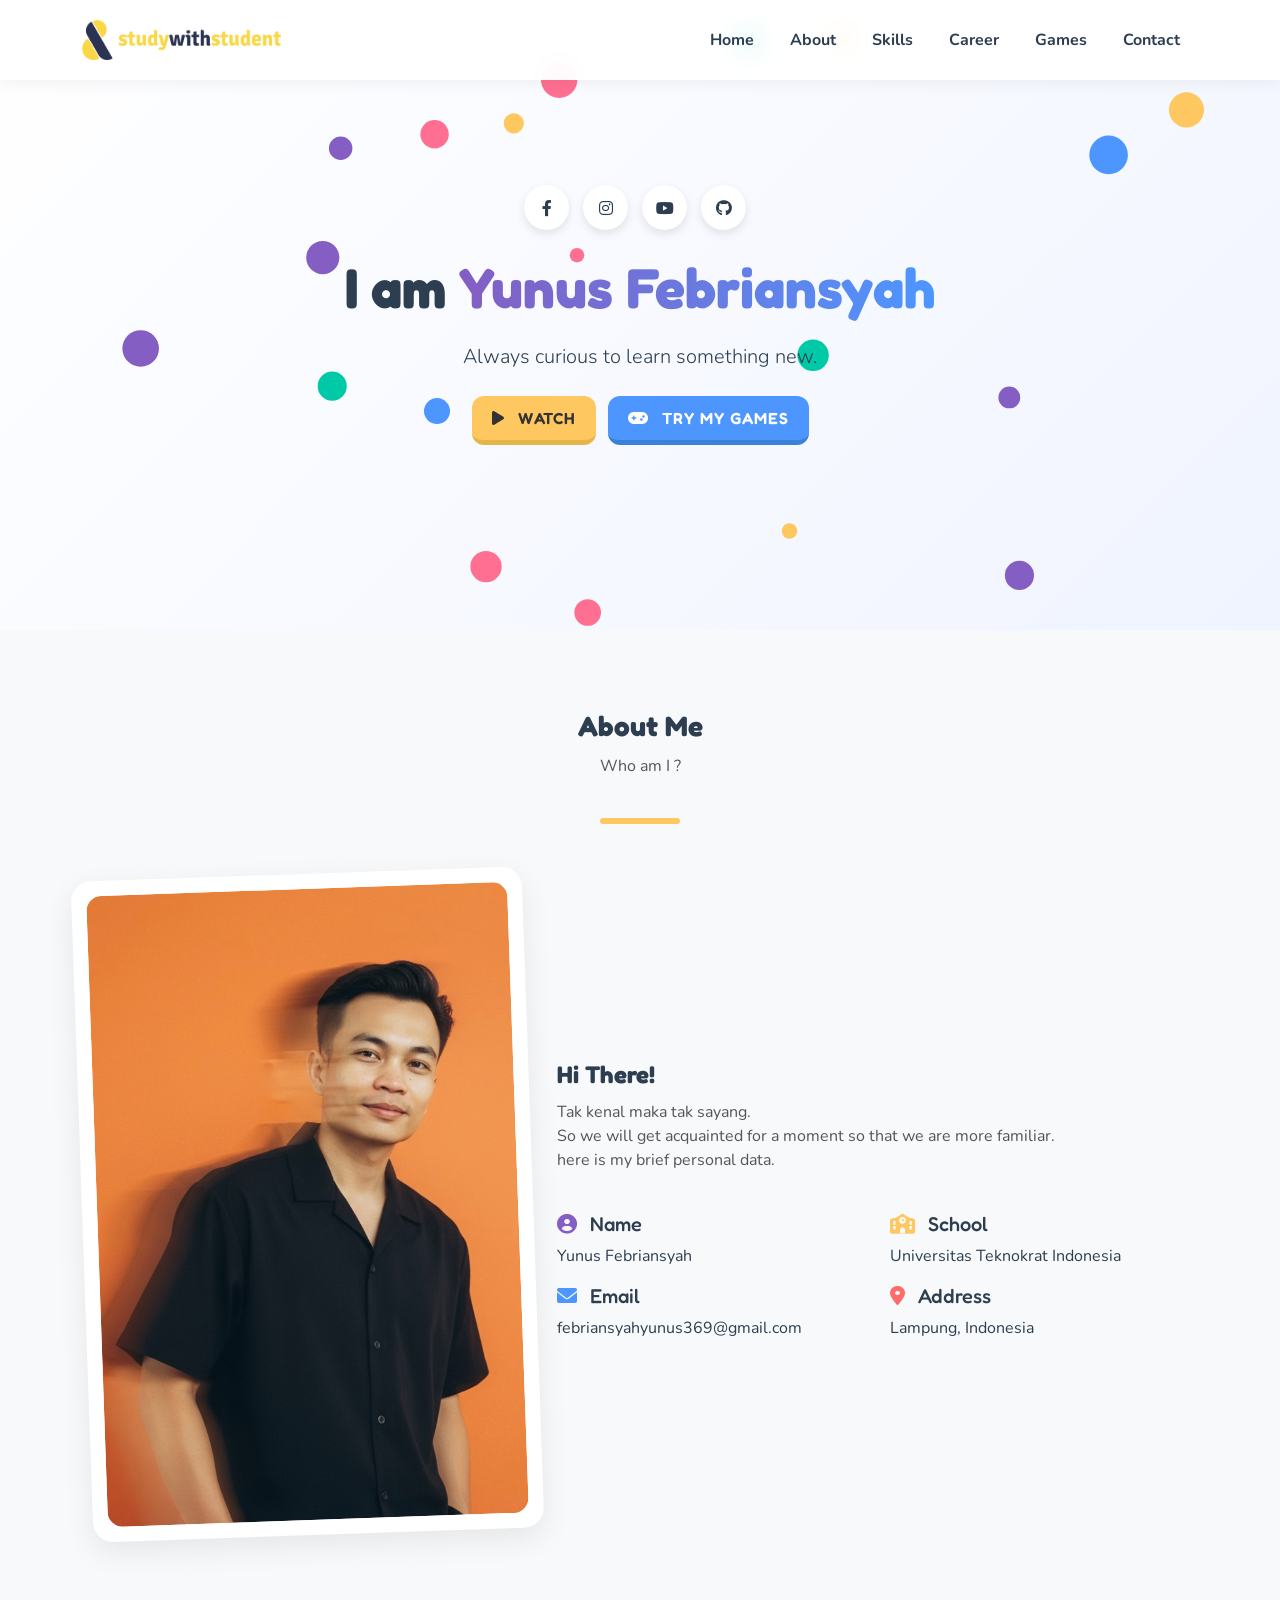
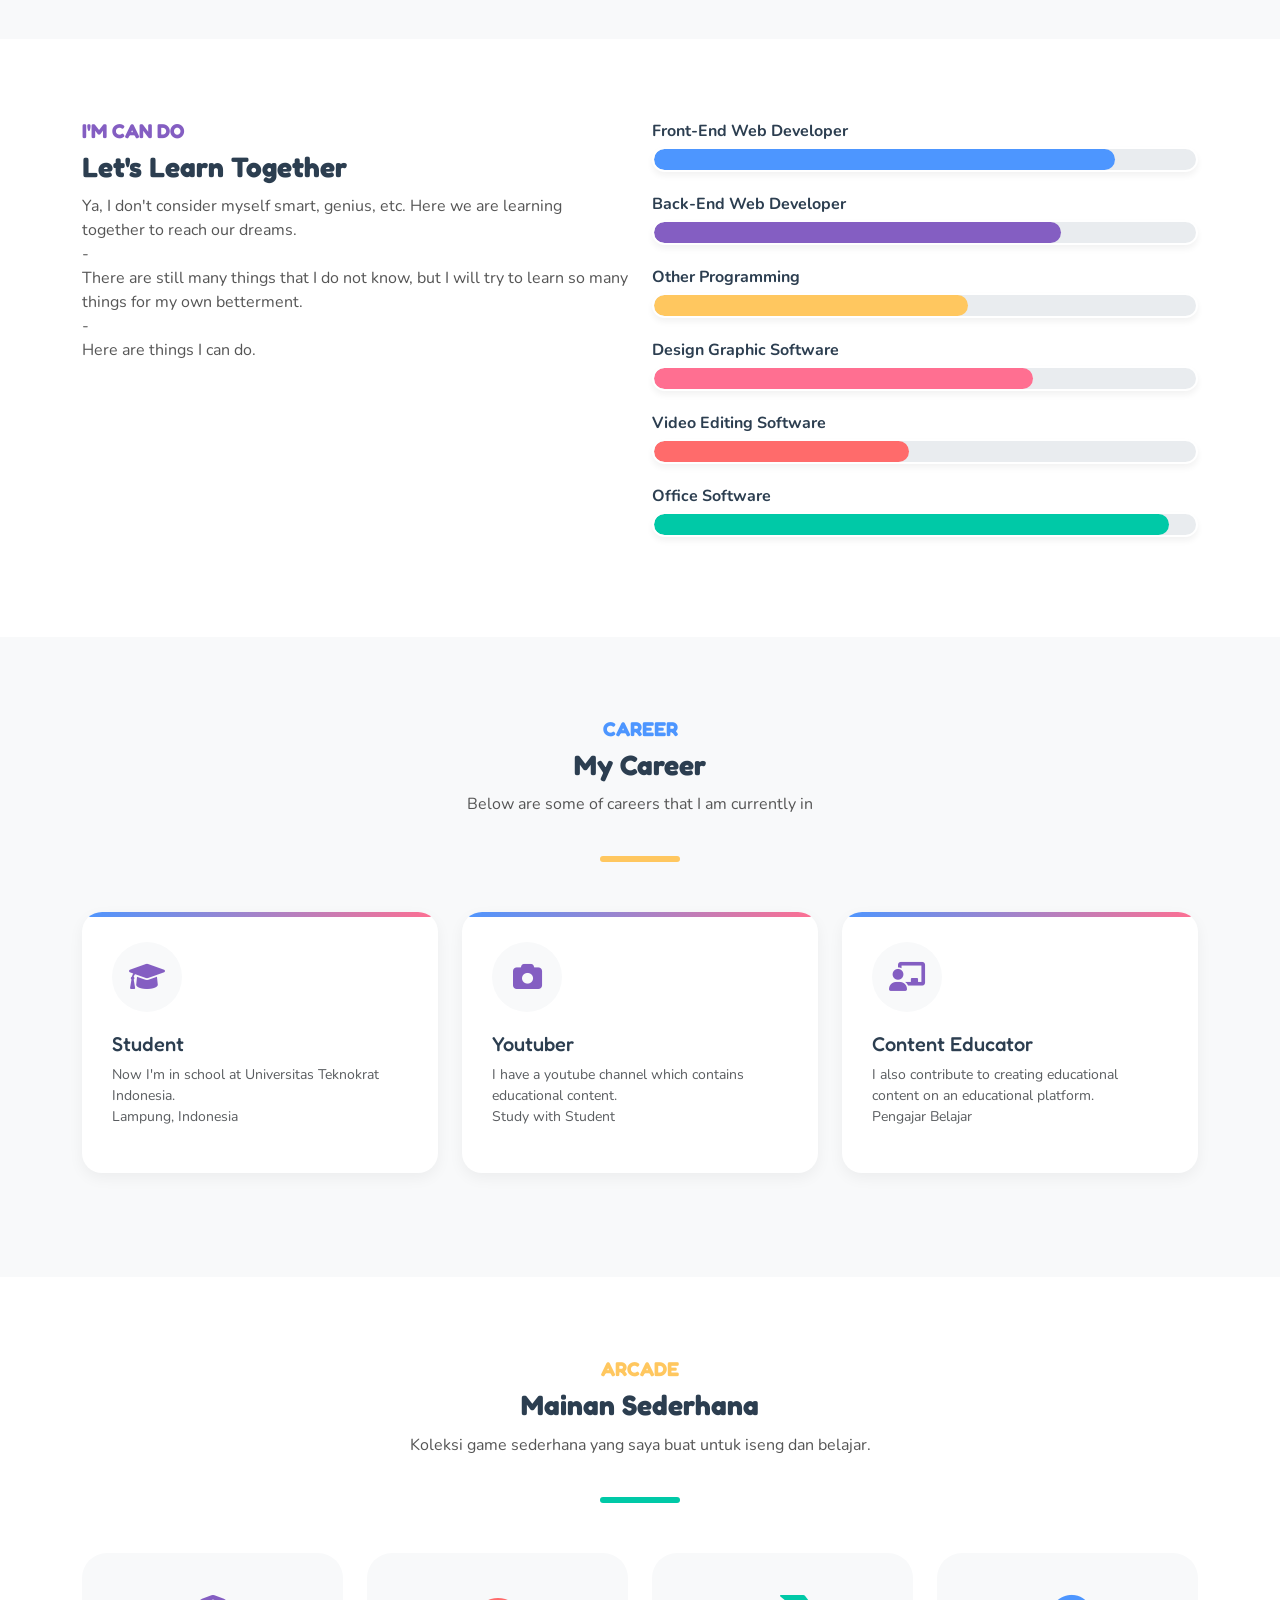
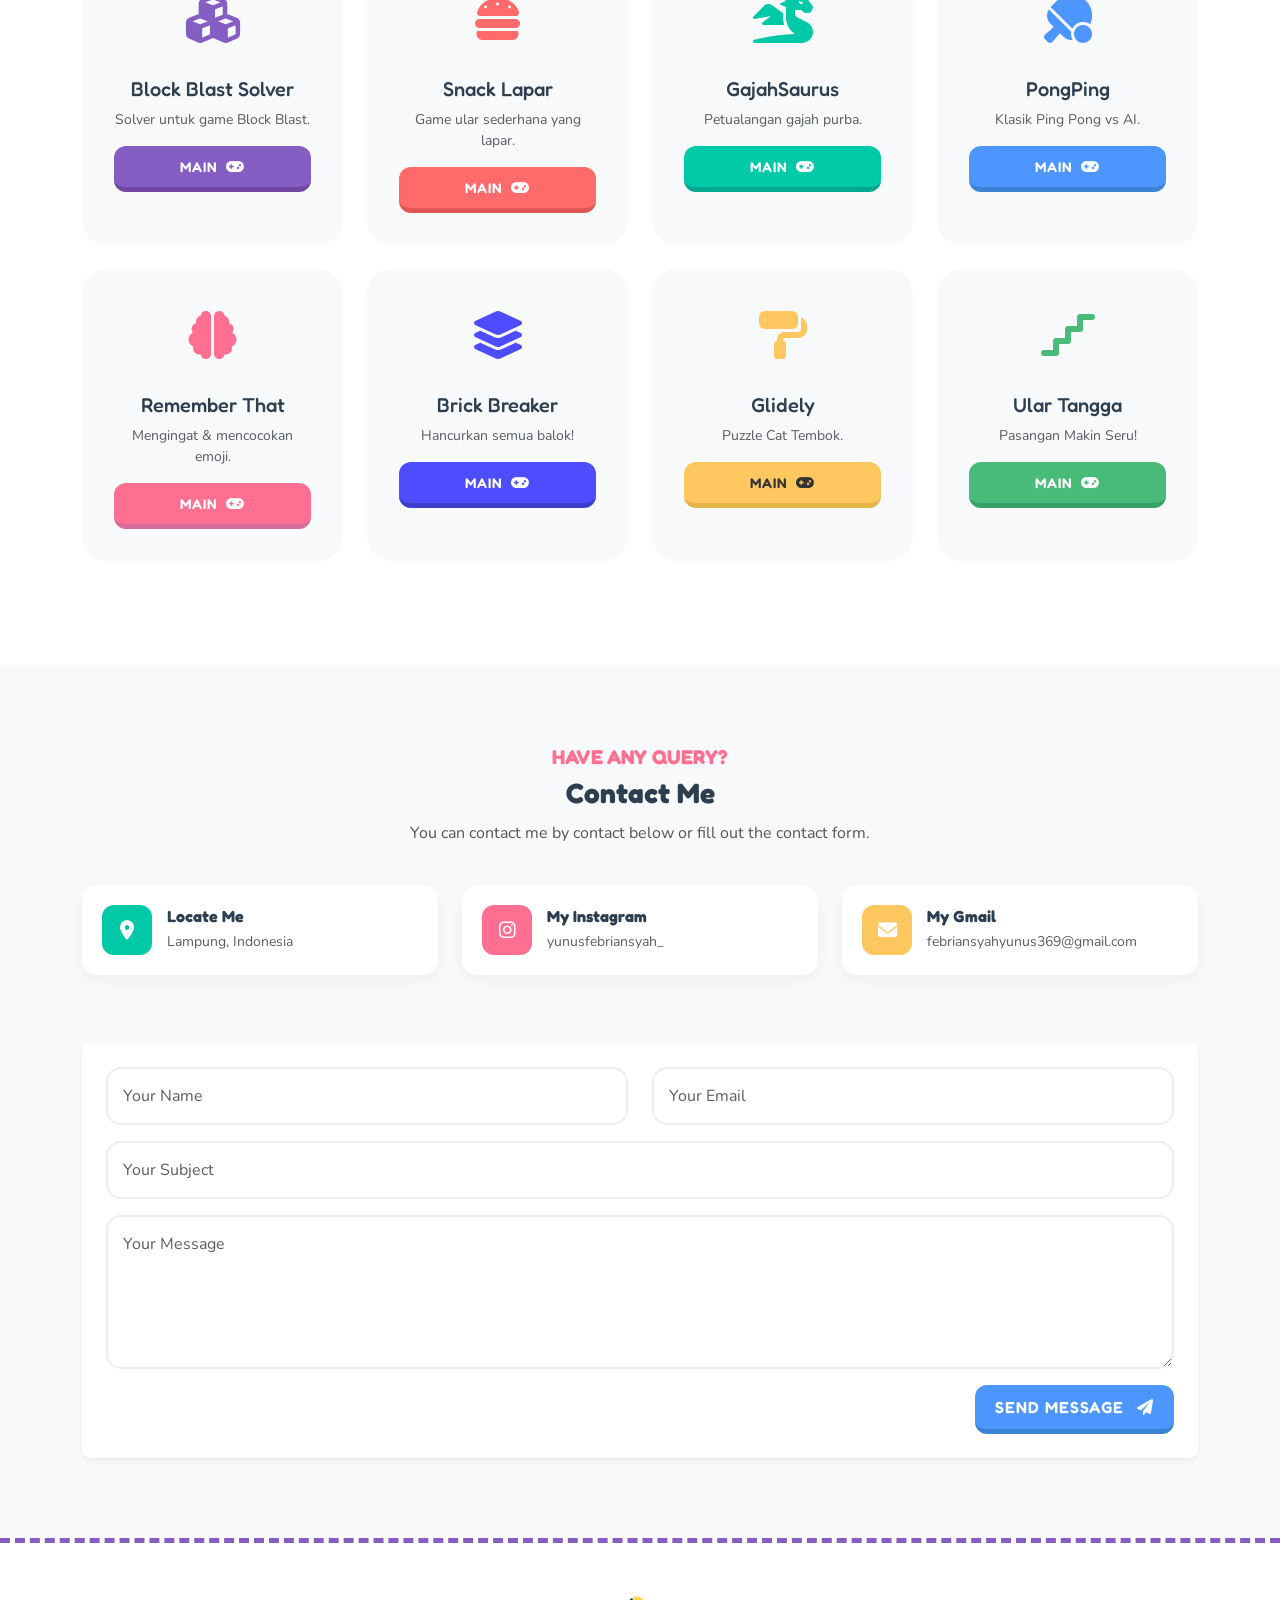
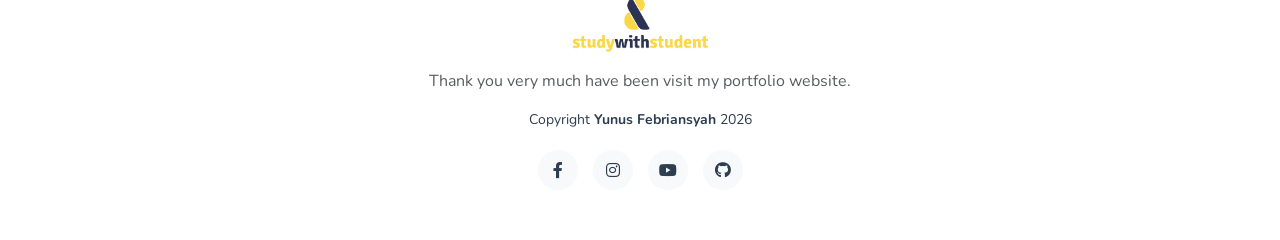
<file: index.html>
<!doctype html>
<html lang="en">
  <head>
    <!-- Required meta tags -->
    <meta charset="utf-8">
    <meta name="viewport" content="width=device-width, initial-scale=1">

    <!-- Favicon -->
    <link rel="apple-touch-icon" sizes="180x180" href="assets/imgs/favicon/apple-touch-icon.pnggit">
    <link rel="icon" type="image/png" sizes="32x32" href="assets/imgs/favicon/favicon-32x32.png">
    <link rel="icon" type="image/png" sizes="16x16" href="assets/imgs/favicon/favicon-16x16.png">
    <link rel="manifest" href="assets/imgs/favicon/site.webmanifest">

    <!-- Bootstrap 5 CSS -->
    <link href="https://cdn.jsdelivr.net/npm/bootstrap@5.0.0/dist/css/bootstrap.min.css" rel="stylesheet" integrity="sha384-wEmeIV1mKuiNpC+IOBjI7aAzPcEZeedi5yW5f2yOq55WWLwNGmvvx4Um1vskeMj0" crossorigin="anonymous">

    <!-- Font Awesome -->
    <link rel="stylesheet" href="https://cdnjs.cloudflare.com/ajax/libs/font-awesome/6.0.0/css/all.min.css">

    <!-- Google Fonts -->
    <link href="https://fonts.googleapis.com/css2?family=Fredoka:wght@400;600&family=Nunito:wght@400;700&display=swap" rel="stylesheet">

    <title>Portfolio | Yunus Febriansyah</title>

    <style>
      /* --- 1. COLOR PALETTE (Solid & Vibrant) --- */
      :root {
        --solid-blue: #4D96FF;
        --solid-purple: #845EC2;
        --solid-pink: #FF6F91;
        --solid-green: #00C9A7;
        --solid-orange: #FFC75F;
        --solid-red: #FF6B6B;
        --solid-darkblue: #4D4DFF; /* For Brick Breaker */
        --solid-softgreen: #48BB78; /* NEW: For Sudo FastType */
        
        --text-dark: #2C3E50;
        --text-light: #555;
        --bg-color: #F8F9FA;
        
        --game-btn-shadow: rgba(0, 0, 0, 0.2);
      }

      /* --- GLOBAL STYLES --- */
      body {
        font-family: 'Nunito', sans-serif;
        background-color: var(--bg-color);
        color: var(--text-dark);
        overflow-x: hidden;
      }

      h1, h2, h3, h4, h5, h6, .navbar-brand {
        font-family: 'Fredoka', sans-serif;
      }

      section {
        padding: 80px 0;
        position: relative;
      }

      /* --- GAME BUTTON STYLE --- */
      .btn-game {
        font-family: 'Fredoka', sans-serif;
        font-weight: 600;
        text-transform: uppercase;
        letter-spacing: 1px;
        border: none;
        border-bottom: 5px solid var(--game-btn-shadow);
        border-radius: 12px;
        padding: 10px 20px;
        transition: all 0.1s ease-in-out;
        display: inline-block;
        text-decoration: none;
        color: white !important;
      }

      .btn-game:active {
        transform: translateY(5px);
        border-bottom: 0px solid transparent;
        margin-bottom: 5px;
      }

      /* Base Button Variants */
      .btn-primary-game { background-color: var(--solid-blue); border-color: #3b82d6; }
      .btn-success-game { background-color: var(--solid-green); border-color: #00a88f; }
      .btn-warning-game { background-color: var(--solid-orange); border-color: #e6b54a; color: #333 !important; }
      .btn-danger-game { background-color: var(--solid-red); border-color: #e05555; }
      .btn-purple-game { background-color: var(--solid-purple); border-color: #7346a3; }
      .btn-pink-game { background-color: var(--solid-pink); border-color: #d66d9a; } /* For Remember That */
      .btn-darkblue-game { background-color: var(--solid-darkblue); border-color: #3d3dcc; } /* For Brick Breaker */
      .btn-gold-game { background-color: var(--solid-softgreen); border-color: #38a169; color: white !important; } /* For Sudo FastType */

      /* --- 2. DESKTOP NAVBAR --- */
      .navbar {
        background: rgba(255, 255, 255, 0.95);
        backdrop-filter: blur(10px);
        box-shadow: 0 4px 15px rgba(0,0,0,0.05);
        transition: all 0.3s;
        padding: 15px 0;
        z-index: 1030;
      }
      
      .navbar .nav-link {
        color: var(--text-dark) !important;
        font-weight: 700;
        margin: 0 10px;
        position: relative;
      }
      .navbar .nav-link:hover {
        color: var(--solid-purple) !important;
      }

      /* --- 3. MOBILE MENU POPUP (Center Popup with Blur) --- */
      .mobile-menu-overlay {
        position: fixed;
        top: 0; left: 0;
        width: 100%;
        height: 100%;
        z-index: 9999;
        display: none;
        align-items: center;
        justify-content: center;
        
        /* Blur Effect & Dimming */
        background: rgba(0, 0, 0, 0.4); 
        backdrop-filter: blur(8px); 
        -webkit-backdrop-filter: blur(8px);
        
        opacity: 0;
        transition: opacity 0.3s ease-in-out;
      }
      
      .mobile-menu-overlay.active {
        display: flex;
        opacity: 1;
      }

      /* The White Container Box */
      .menu-box {
        background: white;
        width: 85%;
        max-width: 400px;
        border-radius: 30px;
        padding: 40px 20px;
        text-align: center;
        box-shadow: 0 20px 60px rgba(0,0,0,0.3);
        position: relative;
        
        /* Animation State: Hidden */
        transform: scale(0.8) translateY(20px);
        opacity: 0;
        transition: all 0.4s cubic-bezier(0.175, 0.885, 0.32, 1.275);
      }

      /* Animation State: Visible */
      .mobile-menu-overlay.active .menu-box {
        transform: scale(1) translateY(0);
        opacity: 1;
      }

      /* Text Styling inside Popup */
      .menu-title {
        font-family: 'Fredoka', sans-serif;
        font-size: 2rem;
        color: black; /* CHANGED TO BLACK */
        margin-bottom: 30px;
        position: relative;
        display: inline-block;
        font-weight: 800;
      }
      .menu-title::after {
        content: '';
        display: block;
        width: 50px;
        height: 4px;
        background: var(--solid-pink);
        margin: 5px auto 0;
        border-radius: 2px;
      }

      .mobile-link {
        display: block;
        font-size: 1.4rem;
        font-family: 'Fredoka', sans-serif;
        color: var(--solid-blue); /* TEXT BLUE */
        margin: 15px 0;
        text-decoration: none;
        padding: 12px 20px;
        border-radius: 15px;
        transition: 0.2s;
        position: relative;
        overflow: hidden;
      }

      /* Force Icons inside Mobile Links to be Blue */
      .mobile-link i {
        color: var(--solid-blue) !important; /* ICON BLUE */
        opacity: 1 !important; 
      }

      .mobile-link:hover {
        color: var(--solid-blue);
        background-color: #f0f4ff;
        transform: translateX(5px);
      }

      .close-menu-btn {
        position: absolute;
        top: 20px;
        right: 20px;
        width: 40px;
        height: 40px;
        background: #ffebeb;
        color: var(--solid-red);
        border: none;
        border-radius: 50%;
        font-size: 1.2rem;
        cursor: pointer;
        display: flex;
        align-items: center;
        justify-content: center;
        transition: 0.2s;
      }
      .close-menu-btn:hover {
        background: var(--solid-red);
        color: white;
        transform: rotate(90deg);
      }

      /* Hide default bootstrap collapse on mobile */
      @media (max-width: 991px) {
        .navbar-collapse {
          display: none !important;
        }
        .navbar-toggler {
          display: block;
        }
      }

      /* --- HERO SECTION --- */
      #hero {
        min-height: 70vh;
        display: flex;
        align-items: center;
        overflow: hidden;
        background: linear-gradient(135deg, #fff 0%, #f0f4ff 100%);
      }

      .hero-text h1 {
        font-size: 3.5rem;
        font-weight: 700;
        margin-bottom: 20px;
        color: var(--text-dark);
      }

      .name {
        background: linear-gradient(to right, var(--solid-purple), var(--solid-blue));
        -webkit-background-clip: text;
        -webkit-text-fill-color: transparent;
      }

      .hero-img {
        max-width: 100%;
        animation: float 6s ease-in-out infinite;
        filter: drop-shadow(0 10px 20px rgba(77, 150, 255, 0.4));
      }

      @keyframes float {
        0% { transform: translateY(0px); }
        50% { transform: translateY(-20px); }
        100% { transform: translateY(0px); }
      }

      .sosmed-hero a {
        display: inline-flex;
        justify-content: center;
        align-items: center;
        width: 45px;
        height: 45px;
        border-radius: 50%;
        background: white;
        color: var(--text-dark);
        margin-right: 10px;
        box-shadow: 0 4px 10px rgba(0,0,0,0.1);
        transition: 0.3s;
        text-decoration: none;
      }

      .sosmed-hero a:hover {
        transform: translateY(-3px) scale(1.1);
        background: var(--solid-pink);
        color: white;
      }

      /* --- ABOUT ME --- */
      .about-img-card {
        background: white;
        padding: 15px;
        border-radius: 20px;
        box-shadow: 0 10px 30px rgba(0,0,0,0.08);
        transform: rotate(-2deg);
        transition: 0.3s;
      }
      .about-img-card:hover {
        transform: rotate(0deg) scale(1.02);
      }
      .about-img-card img {
        width: 100%;
        border-radius: 15px;
      }

      /* --- SKILLS --- */
      .progress {
        height: 25px;
        background-color: #e9ecef;
        border-radius: 15px;
        margin-bottom: 20px;
        border: 2px solid #fff;
        box-shadow: 0 4px 6px rgba(0,0,0,0.05);
      }
      .progress-bar {
        border-radius: 12px;
        position: relative;
      }
      .progress-front { background-color: var(--solid-blue); }
      .progress-back { background-color: var(--solid-purple); }
      .progress-other { background-color: var(--solid-orange); }
      .progress-design { background-color: var(--solid-pink); }
      .progress-video { background-color: var(--solid-red); }
      .progress-office { background-color: var(--solid-green); }

      /* --- CAREER --- */
      .career-card {
        border: none;
        border-radius: 20px;
        background: white;
        padding: 30px;
        height: 100%;
        transition: 0.3s;
        box-shadow: 0 5px 15px rgba(0,0,0,0.05);
        position: relative;
        overflow: hidden;
      }
      .career-card:hover {
        transform: translateY(-10px);
        box-shadow: 0 15px 30px rgba(0,0,0,0.1);
      }
      .career-card::before {
        content: '';
        position: absolute;
        top: 0; left: 0; width: 100%; height: 5px;
        background: linear-gradient(90deg, var(--solid-blue), var(--solid-pink));
      }
      .career-icon {
        width: 70px;
        height: 70px;
        background: var(--bg-color);
        border-radius: 50%;
        display: flex;
        align-items: center;
        justify-content: center;
        font-size: 1.8rem;
        color: var(--solid-purple);
        margin-bottom: 20px;
      }

      /* --- PORTFOLIO --- */
      .portfolio-item {
        position: relative;
        overflow: hidden;
        border-radius: 20px;
        box-shadow: 0 5px 15px rgba(0,0,0,0.1);
        margin-bottom: 24px;
        cursor: pointer;
      }
      .portfolio-item img {
        transition: 0.5s;
        width: 100%;
        display: block;
      }
      .portfolio-item:hover img {
        transform: scale(1.1);
      }
      .overlay-portfolio {
        position: absolute;
        bottom: -100%;
        left: 0;
        right: 0;
        background: rgba(255, 255, 255, 0.9);
        padding: 20px;
        transition: 0.4s;
        text-align: center;
        backdrop-filter: blur(5px);
      }
      .portfolio-item:hover .overlay-portfolio {
        bottom: 0;
      }

      /* --- MAINAN SEDERHANA --- */
      #games {
        background-color: #fff;
      }
      .game-card {
        background: var(--bg-color);
        border: 2px solid transparent;
        border-radius: 25px;
        padding: 30px;
        text-align: center;
        transition: 0.3s;
        height: 100%;
        position: relative;
      }
      .game-card:hover {
        border-color: var(--solid-orange);
        transform: translateY(-5px);
        box-shadow: 0 10px 25px rgba(255, 199, 95, 0.4);
      }
      .game-icon {
        font-size: 3rem;
        margin-bottom: 20px;
        color: var(--text-dark);
      }
      
      /* --- MATCHING ICON & BUTTON COLORS --- */
      
      /* Block Blast Solver: PURPLE */
      .game-card.p1 .game-icon { color: var(--solid-purple); }
      
      /* Snack Lapar: RED */
      .game-card.p2 .game-icon { color: var(--solid-red); }
      
      /* GajahSaurus: GREEN */
      .game-card.p3 .game-icon { color: var(--solid-green); }
      
      /* PongPing: BLUE */
      .game-card.p4 .game-icon { color: var(--solid-blue); }
      
      /* Remember That: PINK */
      .game-card.p5 .game-icon { color: var(--solid-pink); }
      
      /* Brick Breaker: DARK BLUE */
      .game-card.p6 .game-icon { color: var(--solid-darkblue); }

      /* Highway Racer: ORANGE */
      .game-card.p7 .game-icon { color: var(--solid-orange); }

      /* Sudo FastType: SOFT GREEN */
      .game-card.p8 .game-icon { color: var(--solid-softgreen); }


      /* --- CONTACT --- */
      .contact-card {
        background: white;
        border-radius: 15px;
        padding: 20px;
        box-shadow: 0 5px 15px rgba(0,0,0,0.05);
        margin-bottom: 20px;
        display: flex;
        align-items: center;
        transition: 0.3s;
      }
      .contact-card:hover {
        transform: scale(1.02);
      }
      .contact-icon-box {
        width: 50px;
        height: 50px;
        border-radius: 12px;
        background: var(--solid-green);
        color: white;
        display: flex;
        align-items: center;
        justify-content: center;
        font-size: 1.2rem;
        margin-right: 15px;
      }
      .form-control {
        border-radius: 15px;
        padding: 15px;
        background: #fff;
        border: 2px solid #eee;
        transition: 0.3s;
      }
      .form-control:focus {
        border-color: var(--solid-blue);
        box-shadow: 0 0 0 0.2rem rgba(77, 150, 255, 0.25);
      }

      /* --- FOOTER --- */
      .footer {
        background: white;
        padding: 50px 0;
        text-align: center;
        border-top: 5px dashed var(--solid-purple);
      }
      .footer a {
        color: var(--text-dark);
        text-decoration: none;
        font-weight: 600;
        transition: 0.3s;
      }
      .footer-sosmed {
        display: flex;
        justify-content: center;
        gap: 15px;
        margin-top: 20px;
      }
      .footer-sosmed a {
        width: 40px;
        height: 40px;
        background: var(--bg-color);
        display: flex;
        align-items: center;
        justify-content: center;
        border-radius: 50%;
      }

      /* Canvas */
      #particles-js {
        position: absolute;
        width: 100%;
        height: 100%;
        top: 0;
        left: 0;
        z-index: 0;
        pointer-events: none;
      }

      /* Titles */
      .section-title { font-weight: 800; color: var(--text-dark); margin-bottom: 10px; }
      .section-description { color: var(--text-light); margin-bottom: 40px; }
      .line { display: block; width: 80px; height: 6px; background: var(--solid-orange); margin: 0 auto 50px auto; border-radius: 10px; }
    </style>
  </head>
  <body id="home">

    <!-- Desktop Navbar -->
    <nav class="navbar navbar-expand-lg fixed-top navbar-light">
      <div class="container">
        <a class="navbar-brand fw-bold" href="#home">
          <img src="assets/imgs/sws-logo-ori.png" height="40" alt="Logo">
        </a>
        
        <!-- Mobile Toggler Button -->
        <button class="navbar-toggler d-lg-none" type="button" id="mobile-menu-btn" style="border:none;">
          <i class="fa fa-bars fa-2x" style="color: var(--solid-blue)"></i>
        </button>

        <!-- Desktop Menu -->
        <div class="collapse navbar-collapse d-none d-lg-flex">
          <div class="navbar-nav ms-auto">
            <a class="nav-link" href="#home">Home</a>
            <a class="nav-link" href="#about">About</a>
            <a class="nav-link" href="#skills">Skills</a>
            <a class="nav-link" href="#career">Career</a>
            <a class="nav-link" href="#games">Games</a>
            <!-- <a class="nav-link" href="#portfolio">Portfolio</a> -->
            <a class="nav-link" href="#contact">Contact</a>
          </div>
        </div>
      </div>
    </nav>

    <!-- Mobile Menu Overlay (Center Popup) -->
    <div class="mobile-menu-overlay" id="mobile-menu-overlay">
      
      <!-- The Container Box -->
      <div class="menu-box">
        <button class="close-menu-btn" id="close-menu-btn"><i class="fas fa-times"></i></button>
        
        <!-- Decorative Title (Black) -->
        <h2 class="menu-title">Let's Go!</h2>
        
        <!-- Links (Blue Text & Blue Icons) -->
        <a href="#home" class="mobile-link">Home <i class="fas fa-home float-end mt-2"></i></a>
        <a href="#about" class="mobile-link">About Me <i class="fas fa-user float-end mt-2"></i></a>
        <a href="#skills" class="mobile-link">Skills <i class="fas fa-code float-end mt-2"></i></a>
        <a href="#career" class="mobile-link">Career <i class="fas fa-briefcase float-end mt-2"></i></a>
        <a href="#games" class="mobile-link">Games <i class="fas fa-gamepad float-end mt-2"></i></a>
        <!-- <a href="#portfolio" class="mobile-link">Portfolio <i class="fas fa-images float-end mt-2"></i></a> -->
        <a href="#contact" class="mobile-link">Contact <i class="fas fa-paper-plane float-end mt-2"></i></a>
      </div>
      
    </div>

    <!-- Hero Section -->
    <section class="hero position-relative" id="hero">
      <canvas id="particles-js"></canvas>
      
      <div class="container content-hero position-relative" style="z-index: 1;">
        <div class="row align-items-center justify-content-center">
          <div class="col-lg-7 col-md-12 hero-text text-center">
            
            <div class="sosmed-hero mb-4">
              <a target="_blank" href="https://www.facebook.com/yunuz.febrianzah.1/"><i class="fab fa-facebook-f"></i></a>
              <a target="_blank" href="https://www.instagram.com/studywithstudent_/"><i class="fab fa-instagram"></i></a>
              <a target="_blank" href="https://www.youtube.com/studywithstudentkuy"><i class="fab fa-youtube"></i></a>
              <a target="_blank" href="https://github.com/yunusfebriansyah"><i class="fab fa-github"></i></a>
            </div>

            <h1>I am <span id="name" class="name text-center"></span></h1>
            <p class="lead mb-4 text-center">Always curious to learn something new.</p>
            
            <!-- Buttons Swapped & Changed -->
            <button type="button" class="btn btn-game btn-warning-game me-2" data-bs-toggle="modal" data-bs-target="#exampleModal">
              <i class="fa fa-play me-2"></i> Watch
            </button>
            <a href="#games" class="btn btn-game btn-primary-game"><i class="fas fa-gamepad me-2"></i> Try My Games</a>

          </div>

          <!-- <div class="col-lg-5 col-md-12 text-center mt-5 mt-lg-0">
            <img src="assets/imgs/profile-hero.png" class="hero-img" alt="Profile">
          </div> -->
        </div>
      </div>
    </section>

    <!-- About Section -->
    <section class="about" id="about">
      <div class="container">
        <h3 class="section-title text-center">About Me</h3>
        <p class="section-description text-center">Who am I ?</p>
        <span class="line rounded-pill"></span>
        
        <div class="row align-items-center">
          <div class="col-lg-5 col-md-12 mb-4">
            <div class="about-img-card">
              <img src="assets/imgs/about-me-new.jpg" alt="About Me">
            </div>
          </div>
          
          <div class="col-lg-7 col-md-12">
            <h4 class="section-title">Hi There!</h4>
            <p class="section-description">
              Tak kenal maka tak sayang. <br>
              So we will get acquainted for a moment so that we are more familiar. <br>
              here is my brief personal data.
            </p>

            <div class="row mt-4">
              <div class="col-xl-6 col-lg-12 mb-3">
                <h5><i class="fas fa-user-circle me-2" style="color:var(--solid-purple)"></i> Name</h5>
                <p>Yunus Febriansyah</p>
                
                <h5><i class="fas fa-envelope me-2" style="color:var(--solid-blue)"></i> Email</h5>
                <p>febriansyahyunus369@gmail.com</p>
              </div>
              <div class="col-xl-6 col-lg-12">
                <h5><i class="fas fa-school me-2" style="color:var(--solid-orange)"></i> School</h5>
                <p>Universitas Teknokrat Indonesia</p>
                
                <h5><i class="fas fa-map-marker-alt me-2" style="color:var(--solid-red)"></i> Address</h5>
                <p>Lampung, Indonesia</p>
              </div>
            </div>
          </div>
        </div>
      </div>
    </section>

    <!-- Skills Section -->
    <section class="skills" id="skills" style="background-color: #fff;">
      <div class="container">
        <div class="row">
          <div class="col-lg-6 col-md-12 mb-4">
            <h5 style="color:var(--solid-purple); font-weight:700;">I'M CAN DO</h5>
            <h3 class="section-title">Let's Learn Together</h3>
            <p class="section-description">
              Ya, I don't consider myself smart, genius, etc. Here we are learning together to reach our dreams. <br>
              - <br>
              There are still many things that I do not know, but I will try to learn so many things for my own betterment. <br>
              - <br>
              Here are things I can do.
            </p>
          </div>

          <div class="col-lg-6 col-md-12">
            <p class="mb-1 fw-bold">Front-End Web Developer</p>
            <div class="progress">
              <div class="progress-bar progress-front" role="progressbar" style="width: 85%"></div>
            </div>

            <p class="mb-1 fw-bold">Back-End Web Developer</p>
            <div class="progress">
              <div class="progress-bar progress-back" role="progressbar" style="width: 75%"></div>
            </div>

            <p class="mb-1 fw-bold">Other Programming</p>
            <div class="progress">
              <div class="progress-bar progress-other" role="progressbar" style="width: 58%"></div>
            </div>

            <p class="mb-1 fw-bold">Design Graphic Software</p>
            <div class="progress">
              <div class="progress-bar progress-design" role="progressbar" style="width: 70%"></div>
            </div>

            <p class="mb-1 fw-bold">Video Editing Software</p>
            <div class="progress">
              <div class="progress-bar progress-video" role="progressbar" style="width: 47%"></div>
            </div>

            <p class="mb-1 fw-bold">Office Software</p>
            <div class="progress">
              <div class="progress-bar progress-office" role="progressbar" style="width: 95%"></div>
            </div>
          </div>
        </div>
      </div>
    </section>

    <!-- Career Section -->
    <section class="career" id="career">
      <div class="container">
        <h5 class="text-center fw-bold" style="color:var(--solid-blue)">CAREER</h5>
        <h3 class="section-title text-center">My Career</h3>
        <p class="section-description text-center">Below are some of careers that I am currently in</p>
        <span class="line rounded-pill"></span>

        <div class="row">
          <div class="col-lg-4 col-md-12 mb-4">
            <div class="career-card">
              <div class="career-icon">
                <i class="fa fa-graduation-cap"></i>
              </div>
              <h5>Student</h5>
              <p class="text-muted small">
                Now I'm in school at Universitas Teknokrat Indonesia.<br>
                Lampung, Indonesia
              </p>
            </div>
          </div>
          <div class="col-lg-4 col-md-12 mb-4">
            <div class="career-card">
              <div class="career-icon">
                <i class="fa fa-camera"></i>
              </div>
              <h5>Youtuber</h5>
              <p class="text-muted small">
                I have a youtube channel which contains educational content.<br>
                Study with Student
              </p>
            </div>
          </div>
          <div class="col-lg-4 col-md-12 mb-4">
            <div class="career-card">
              <div class="career-icon">
                <i class="fas fa-chalkboard-teacher"></i>
              </div>
              <h5>Content Educator</h5>
              <p class="text-muted small">
                I also contribute to creating educational content on an educational platform.<br>
                Pengajar Belajar
              </p>
            </div>
          </div>
        </div>
      </div>
    </section>

    <!-- SECTION: MAINAN SEDERHANA (8 GAMES) -->
    <section class="games" id="games">
      <div class="container">
        <h5 class="text-center fw-bold" style="color:var(--solid-orange)">ARCADE</h5>
        <h3 class="section-title text-center">Mainan Sederhana</h3>
        <p class="section-description text-center">Koleksi game sederhana yang saya buat untuk iseng dan belajar.</p>
        <span class="line rounded-pill" style="background: var(--solid-green);"></span>

        <div class="row justify-content-center">
          
          <!-- 1. Block Blast Solver: PURPLE -->
          <div class="col-lg-3 col-md-6 mb-4">
            <div class="game-card p1">
              <div class="game-icon"><i class="fas fa-cubes"></i></div>
              <h5>Block Blast Solver</h5>
              <p class="small text-muted mb-3">Solver untuk game Block Blast.</p>
              <a href="block-blast-solver.html" class="btn btn-game btn-purple-game btn-sm w-100">Main <i class="fas fa-gamepad ms-1"></i></a>
            </div>
          </div>

          <!-- 2. Snack Lapar: RED (Icon changed to Snake) -->
          <div class="col-lg-3 col-md-6 mb-4">
            <div class="game-card p2">
              <div class="game-icon"><i class="fas fa-hamburger"></i></div>
              <h5>Snack Lapar</h5>
              <p class="small text-muted mb-3">Game ular sederhana yang lapar.</p>
              <a href="snack-lapar.html" class="btn btn-game btn-danger-game btn-sm w-100">Main <i class="fas fa-gamepad ms-1"></i></a>
            </div>
          </div>

          <!-- 3. GajahSaurus: GREEN -->
          <div class="col-lg-3 col-md-6 mb-4">
            <div class="game-card p3">
              <div class="game-icon"><i class="fas fa-dragon"></i></div>
              <h5>GajahSaurus</h5>
              <p class="small text-muted mb-3">Petualangan gajah purba.</p>
              <a href="gajahsaurus.html" class="btn btn-game btn-success-game btn-sm w-100">Main <i class="fas fa-gamepad ms-1"></i></a>
            </div>
          </div>

          <!-- 4. PongPing: BLUE -->
          <div class="col-lg-3 col-md-6 mb-4">
            <div class="game-card p4">
              <div class="game-icon"><i class="fas fa-table-tennis"></i></div>
              <h5>PongPing</h5>
              <p class="small text-muted mb-3">Klasik Ping Pong vs AI.</p>
              <a href="pongping.html" class="btn btn-game btn-primary-game btn-sm w-100">Main <i class="fas fa-gamepad ms-1"></i></a>
            </div>
          </div>

          <!-- 5. Remember That: PINK -->
          <div class="col-lg-3 col-md-6 mb-4">
            <div class="game-card p5">
              <div class="game-icon"><i class="fas fa-brain"></i></div>
              <h5>Remember That</h5>
              <p class="small text-muted mb-3">Mengingat & mencocokan emoji.</p>
              <a href="remember-that.html" class="btn btn-game btn-pink-game btn-sm w-100">Main <i class="fas fa-gamepad ms-1"></i></a>
            </div>
          </div>

          <!-- 6. Brick Breaker: DARK BLUE (Was Aether Drift) -->
          <div class="col-lg-3 col-md-6 mb-4">
            <div class="game-card p6">
              <div class="game-icon"><i class="fas fa-layer-group"></i></div>
              <h5>Brick Breaker</h5>
              <p class="small text-muted mb-3">Hancurkan semua balok!</p>
              <a href="brick-breaker.html" class="btn btn-game btn-darkblue-game btn-sm w-100">Main <i class="fas fa-gamepad ms-1"></i></a>
            </div>
          </div>

          <!-- 7. Glidely: ORANGE -->
          <div class="col-lg-3 col-md-6 mb-4">
            <div class="game-card p7">
              <div class="game-icon"><i class="fas fa-paint-roller"></i></div>
              <h5>Glidely</h5>
              <p class="small text-muted mb-3">Puzzle Cat Tembok.</p>
              <a href="glidely.html" class="btn btn-game btn-warning-game btn-sm w-100">Main <i class="fas fa-gamepad ms-1"></i></a>
            </div>
          </div>

          <!-- 8. Ular Tangga: SOFT GREEN -->
          <div class="col-lg-3 col-md-6 mb-4">
            <div class="game-card p8">
              <div class="game-icon"><i class="fas fa-stairs"></i></div>
              <h5>Ular Tangga</h5>
              <p class="small text-muted mb-3">Pasangan Makin Seru!</p>
              <a href="ular-tangga-couple.html" class="btn btn-game btn-gold-game btn-sm w-100">Main <i class="fas fa-gamepad ms-1"></i></a>
            </div>
          </div>

        </div>
      </div>
    </section>

    <!-- Portfolio Section (COMMENTED OUT) -->
    <!--
    <section class="portfolio" id="portfolio" style="background: white;">
      <div class="container">
        <h3 class="section-title text-center">Portfolio Showcase</h3>
        <p class="section-description text-center">Below are some of careers that I am currently in</p>
        <span class="line rounded-pill"></span>

        <div class="row justify-content-center">
          <div class="col-lg-4 col-md-6">
            <div class="portfolio-item rounded">
              <img src="assets/imgs/portfolio/portfolio-1.jpg" class="w-100" alt="Portfolio 1">
              <div class="overlay-portfolio">
                <h4 class="text-center">Portfolio 1</h4>
              </div>
            </div>
          </div>
          <div class="col-lg-4 col-md-6 mb-4">
            <div class="portfolio-item rounded">
              <img src="assets/imgs/portfolio/portfolio-2.jpg" class="w-100" alt="Portfolio 2">
              <div class="overlay-portfolio">
                <h4 class="text-center">Portfolio 2</h4>
              </div>
            </div>
          </div>
          <div class="col-lg-4 col-md-6 mb-4">
            <div class="portfolio-item rounded">
              <img src="assets/imgs/portfolio/portfolio-3.jpg" class="w-100" alt="Portfolio 3">
              <div class="overlay-portfolio">
                <h4 class="text-center">Portfolio 3</h4>
              </div>
            </div>
          </div>
          <div class="col-lg-4 col-md-6 mb-4">
            <div class="portfolio-item rounded">
              <img src="assets/imgs/portfolio/portfolio-4.jpg" class="w-100" alt="Portfolio 4">
              <div class="overlay-portfolio">
                <h4 class="text-center">Portfolio 4</h4>
              </div>
            </div>
          </div>
          <div class="col-lg-4 col-md-6 mb-4">
            <div class="portfolio-item rounded">
              <img src="assets/imgs/portfolio/portfolio-5.jpg" class="w-100" alt="Portfolio 5">
              <div class="overlay-portfolio">
                <h4 class="text-center">Portfolio 5</h4>
              </div>
            </div>
          </div>
          <div class="col-lg-4 col-md-6 mb-4">
            <div class="portfolio-item rounded">
              <img src="assets/imgs/portfolio/portfolio-6.jpg" class="w-100" alt="Portfolio 6">
              <div class="overlay-portfolio">
                <h4 class="text-center">Portfolio 6</h4>
              </div>
            </div>
          </div>
          <div class="col-lg-4 col-md-6 mb-4">
            <div class="portfolio-item rounded">
              <img src="assets/imgs/portfolio/portfolio-7.jpg" class="w-100" alt="Portfolio 7">
              <div class="overlay-portfolio">
                <h4 class="text-center">Portfolio 7</h4>
              </div>
            </div>
          </div>
          <div class="col-lg-4 col-md-6 mb-4">
            <div class="portfolio-item rounded">
              <img src="assets/imgs/portfolio/portfolio-8.jpg" class="w-100" alt="Portfolio 8">
              <div class="overlay-portfolio">
                <h4 class="text-center">Portfolio 8</h4>
              </div>
            </div>
          </div>
          <div class="col-lg-4 col-md-6 mb-4">
            <div class="portfolio-item rounded">
              <img src="assets/imgs/portfolio/portfolio-9.jpg" class="w-100" alt="Portfolio 9">
              <div class="overlay-portfolio">
                <h4 class="text-center">Portfolio 9</h4>
              </div>
            </div>
          </div>
        </div>

        <p class="note text-center text-muted mt-4">
          *Foto Portfolio hanya ambil dari Unsplash.<br>
          Dikarenakan males design hasil project :')
        </p>
      </div>
    </section>
    -->

    <!-- Contact Section -->
    <section class="contact" id="contact">
      <div class="container">
        <h5 class="text-center fw-bold" style="color:var(--solid-pink)">HAVE ANY QUERY?</h5>
        <h3 class="section-title text-center">Contact Me</h3>
        <p class="section-description text-center">You can contact me by contact below or fill out the contact form.</p>

        <div class="row sosmed-row mb-5">
          <div class="col-lg-4 col-md-12">
            <div class="contact-card">
              <div class="contact-icon-box">
                <i class="fas fa-map-marker-alt"></i>
              </div>
              <div>
                <h6 class="fw-bold mb-1">Locate Me</h6>
                <p class="small mb-0 text-muted">Lampung, Indonesia</p>
              </div>
            </div>
          </div>
          <div class="col-lg-4 col-md-12">
            <div class="contact-card">
              <div class="contact-icon-box" style="background:var(--solid-pink)">
                <i class="fab fa-instagram"></i>
              </div>
              <div>
                <h6 class="fw-bold mb-1">My Instagram</h6>
                <p class="small mb-0 text-muted">yunusfebriansyah_</p>
              </div>
            </div>
          </div>
          <div class="col-lg-4 col-md-12">
            <div class="contact-card">
              <div class="contact-icon-box" style="background:var(--solid-orange)">
                <i class="fa fa-envelope"></i>
              </div>
              <div>
                <h6 class="fw-bold mb-1">My Gmail</h6>
                <p class="small mb-0 text-muted">febriansyahyunus369@gmail.com</p>
              </div>
            </div>
          </div>
        </div>

        <!-- Alerts -->
        <div class="alert alert-success alert-dismissible fade show align-items-center mb-4 alert-success-contact d-none" role="alert">
          <i class="fas fa-check-circle me-2 fs-4"></i>
          <div>Data yang kamu isi <strong>berhasil dikirim!!</strong></div>
          <button type="button" class="btn-close" data-bs-dismiss="alert"></button>
        </div>
        <div class="alert alert-danger alert-dismissible fade show align-items-center mb-4 alert-danger-contact d-none" role="alert">
          <i class="fas fa-exclamation-triangle me-2 fs-4"></i>
          <div>Data yang kamu isi <strong>gagal dikirim!!</strong></div>
          <button type="button" class="btn-close" data-bs-dismiss="alert"></button>
        </div>

        <!-- Form -->
        <form name="submit-to-google-sheet" class="bg-white p-4 rounded-3 shadow-sm">
          <div class="row">
            <div class="col-lg-6 col-md-12 mb-3">
              <input required type="text" class="form-control" name="name" placeholder="Your Name">
            </div>
            <div class="col-lg-6 col-md-12 mb-3">
              <input required type="email" class="form-control" name="email" placeholder="Your Email">
            </div>
          </div>
          <div class="row mb-3">
            <div class="col-12">
              <input required type="text" class="form-control" name="subject" placeholder="Your Subject">
            </div>
          </div>
          <div class="row mb-3">
            <div class="col-12">
              <textarea class="form-control" rows="5" name="message" placeholder="Your Message" required></textarea>
            </div>
          </div>
          <div class="d-grid gap-2 d-md-flex justify-content-md-end">
            <button type="submit" class="btn btn-game btn-primary-game">Send Message <i class="fas fa-paper-plane ms-2"></i></button>
            <button class="btn btn-game btn-secondary-game d-none" type="button" disabled>
              <span class="spinner-border spinner-border-sm" role="status" aria-hidden="true"></span>
              Loading...
            </button>
          </div>
        </form>

      </div>
    </section>

    <!-- Footer -->
    <section class="footer">
      <div class="container">
        <img src="assets/imgs/sws-logo-down-ori.png" height="60" alt="Logo" class="mb-3">
        <p class="text-muted">Thank you very much have been visit my portfolio website.</p>
        <p class="small">Copyright <strong>Yunus Febriansyah</strong> <span id="current-year"></span></p>
        
        <div class="footer-sosmed">
          <a target="_blank" href="https://www.facebook.com/yunuz.febrianzah.1/"><i class="fab fa-facebook-f"></i></a>
          <a target="_blank" href="https://www.instagram.com/studywithstudent_/"><i class="fab fa-instagram"></i></a>
          <a target="_blank" href="https://www.youtube.com/studywithstudentkuy"><i class="fab fa-youtube"></i></a>
          <a target="_blank" href="https://github.com/yunusfebriansyah"><i class="fab fa-github"></i></a>
        </div>
      </div>
    </section>

    <!-- Modal Video -->
    <div class="modal fade" id="exampleModal" tabindex="-1" aria-hidden="true">
      <div class="modal-dialog modal-xl modal-dialog-centered">
        <div class="modal-content rounded-4 overflow-hidden border-0 shadow">
          <div class="modal-header border-0 justify-content-end">
            <button type="button" class="btn-close" data-bs-dismiss="modal" aria-label="Close"></button>
          </div>
          <div class="modal-body p-0 bg-black">
            <div class="ratio ratio-16x9">
              <iframe src="https://www.youtube.com/embed/m5MevIukJCk?rel=0" title="YouTube video" allowfullscreen></iframe>
            </div>
          </div>
        </div>
      </div>
    </div>

    <!-- Scripts -->
    <script src="https://cdn.jsdelivr.net/npm/bootstrap@5.0.0/dist/js/bootstrap.bundle.min.js" integrity="sha384-p34f1UUtsS3wqzfto5wAAmdvj+osOnFyQFpp4Ua3gs/ZVWx6oOypYoCJhGGScy+8" crossorigin="anonymous"></script>
    <script src="https://code.jquery.com/jquery-3.6.0.min.js" integrity="sha256-/xUj+3OJU5yExlq6GSYGSHk7tPXikynS7ogEvDej/m4=" crossorigin="anonymous"></script>

    <script>
      // --- 1. DYNAMIC COPYRIGHT YEAR ---
      document.getElementById('current-year').textContent = new Date().getFullYear();

      // --- 2. TYPEWRITER EFFECT ---
      const nameElement = document.getElementById('name');
      const nameText = "Yunus Febriansyah";
      let i = 0;

      function typeWriter() {
        if (i < nameText.length) {
          nameElement.innerHTML += nameText.charAt(i);
          i++;
          setTimeout(typeWriter, 100);
        }
      }
      document.addEventListener('DOMContentLoaded', typeWriter);

      // --- 3. CUSTOM PARTICLE SYSTEM ---
      const canvas = document.getElementById('particles-js');
      const ctx = canvas.getContext('2d');
      const heroSection = document.getElementById('hero');
      
      function resizeCanvas() {
        canvas.width = heroSection.offsetWidth;
        canvas.height = heroSection.offsetHeight;
      }
      resizeCanvas();

      let particlesArray;

      class Particle {
        constructor() {
          this.x = Math.random() * canvas.width;
          this.y = Math.random() * canvas.height;
          this.size = Math.random() * 15 + 5;
          this.speedX = Math.random() * 2 - 1;
          this.speedY = Math.random() * 2 - 1;
          const colors = ['#4D96FF', '#845EC2', '#FF6F91', '#FFC75F', '#00C9A7'];
          this.color = colors[Math.floor(Math.random() * colors.length)];
        }
        update() {
          this.x += this.speedX;
          this.y += this.speedY;
          if (this.size > 0.2) this.size -= 0.05; 
          if (this.size <= 0.2) {
             this.x = Math.random() * canvas.width;
             this.y = Math.random() * canvas.height;
             this.size = Math.random() * 15 + 5;
          }
        }
        draw() {
          ctx.fillStyle = this.color;
          ctx.beginPath();
          ctx.arc(this.x, this.y, this.size, 0, Math.PI * 2);
          ctx.fill();
        }
      }

      function initParticles() {
        particlesArray = [];
        for (let i = 0; i < 20; i++) {
          particlesArray.push(new Particle());
        }
      }

      function animateParticles() {
        ctx.clearRect(0, 0, canvas.width, canvas.height);
        for (let i = 0; i < particlesArray.length; i++) {
          particlesArray[i].update();
          particlesArray[i].draw();
        }
        requestAnimationFrame(animateParticles);
      }

      initParticles();
      animateParticles();

      window.addEventListener('resize', () => {
        resizeCanvas();
        initParticles();
      });

      // --- 4. MOBILE MENU LOGIC (Improved Popup) ---
      const mobileMenuBtn = document.getElementById('mobile-menu-btn');
      const closeMenuBtn = document.getElementById('close-menu-btn');
      const mobileMenuOverlay = document.getElementById('mobile-menu-overlay');
      const mobileLinks = document.querySelectorAll('.mobile-link');

      function toggleMenu() {
        mobileMenuOverlay.classList.toggle('active');
        document.body.style.overflow = mobileMenuOverlay.classList.contains('active') ? 'hidden' : 'auto';
      }

      mobileMenuBtn.addEventListener('click', toggleMenu);
      closeMenuBtn.addEventListener('click', toggleMenu);

      // Close menu when a link is clicked
      mobileLinks.forEach(link => {
        link.addEventListener('click', toggleMenu);
      });

      // --- 5. FORM HANDLING LOGIC ---
      const form = document.forms['submit-to-google-sheet'];
      const btnSend = document.querySelector('.btn-send');
      const btnLoading = document.querySelector('.btn-loading');
      const alertSuccess = document.querySelector('.alert-success-contact');
      const alertDanger = document.querySelector('.alert-danger-contact');

      form.addEventListener('submit', e => {
        e.preventDefault();
        // Simulate Loading
        btnSend.classList.toggle('d-none');
        btnLoading.classList.toggle('d-none');

        // Mocking fetch
        setTimeout(() => {
           btnSend.classList.toggle('d-none');
           btnLoading.classList.toggle('d-none');
           form.reset();
           alertSuccess.classList.remove('d-none');
           
           setTimeout(() => {
             alertSuccess.classList.add('d-none');
           }, 3000);
        }, 2000);
      });
    </script>
  </body>
</html>
</file>
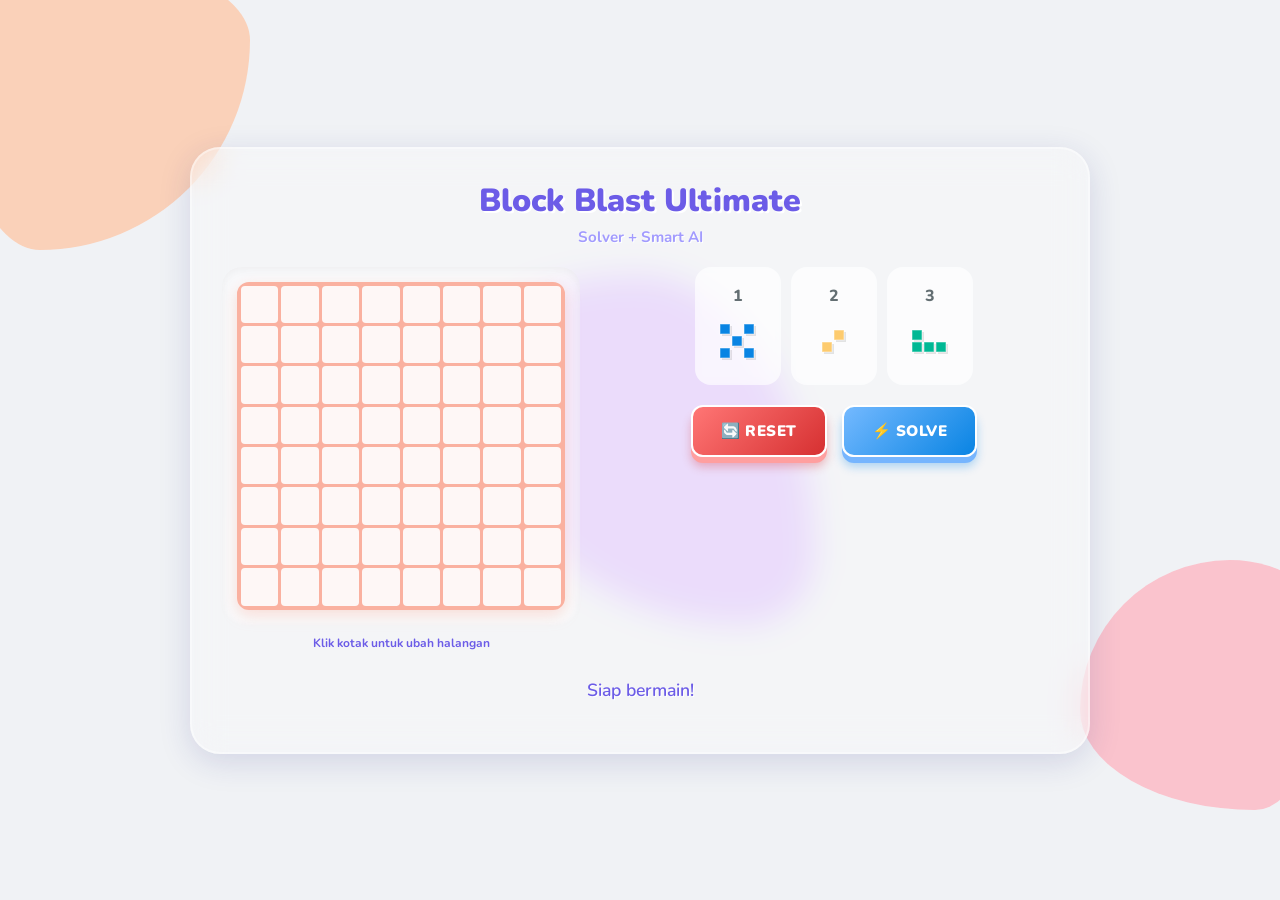
<file: block-blast-solver.html>
<!DOCTYPE html>
<html lang="id">
<head>
    <meta charset="UTF-8">
    <meta name="viewport" content="width=device-width, initial-scale=1.0, maximum-scale=1.0, user-scalable=no">
    <title>Block Blast Ultimate Solver</title>
    <link href="https://fonts.googleapis.com/css2?family=Nunito:wght@400;700;900&display=swap" rel="stylesheet">
    <style>
        :root {
            /* Palette Warna Playful */
            --orange-light: #FFC3A0;
            --red-soft: #FFAFBD;
            --blue-light: #A1C4FD;
            --purple-light: #E0C3FC;
            
            /* Warna UI */
            --primary: #8E2DE2; 
            --secondary: #4A00E0; 
            --accent: #FF9A9E;
            --text-color: #4A4A4A;
            
            /* Glass Container */
            --glass-bg: rgba(255, 255, 255, 0.25);
            --glass-border: rgba(255, 255, 255, 0.4);
        }

        /* --- Background Animasi (Playful Shapes) --- */
        body {
            font-family: 'Nunito', sans-serif;
            margin: 0;
            padding: 0;
            min-height: 100vh;
            display: flex;
            justify-content: center;
            align-items: center;
            color: var(--text-color);
            overflow-x: hidden;
            background-color: #f0f2f5; 
            position: relative;
        }

        .bg-shape {
            position: absolute;
            border-radius: 30% 70% 70% 30% / 30% 30% 70% 70%;
            opacity: 0.7;
            z-index: -1;
            animation: floatShape 15s infinite ease-in-out;
        }

        .shape-1 {
            width: 300px; height: 300px;
            background: var(--orange-light);
            top: -50px; left: -50px;
            animation-delay: 0s;
        }
        .shape-2 {
            width: 250px; height: 250px;
            background: var(--red-soft);
            bottom: 10%; right: -50px;
            animation-delay: -5s;
            border-radius: 60% 40% 30% 70% / 60% 30% 70% 40%;
        }
        .shape-3 {
            width: 200px; height: 200px;
            background: var(--blue-light);
            top: 40%; left: 20%;
            animation-delay: -10s;
            border-radius: 40% 60% 70% 30% / 40% 50% 60% 50%;
        }
        .shape-4 {
            width: 350px; height: 350px;
            background: var(--purple-light);
            top: 50%; left: 50%;
            transform: translate(-50%, -50%);
            animation-delay: -2s;
            border-radius: 50% 50% 20% 80% / 25% 80% 20% 75%;
        }

        @keyframes floatShape {
            0% { transform: translate(0, 0) rotate(0deg); }
            33% { transform: translate(30px, -50px) rotate(10deg); }
            66% { transform: translate(-20px, 20px) rotate(-10deg); }
            100% { transform: translate(0, 0) rotate(0deg); }
        }

        /* --- Main Container (Transparent Glass) --- */
        .app-container {
            width: 95%;
            max-width: 900px;
            background: var(--glass-bg);
            backdrop-filter: blur(16px);
            -webkit-backdrop-filter: blur(16px);
            border-radius: 30px;
            border: 2px solid var(--glass-border);
            box-shadow: 0 8px 32px 0 rgba(31, 38, 135, 0.15);
            padding: 30px;
            display: flex;
            flex-direction: column;
            align-items: center;
            margin: 20px 0;
            box-sizing: border-box;
            position: relative;
            z-index: 10;
        }

        h1 { margin: 0 0 5px 0; font-weight: 900; font-size: 2rem; color: #6c5ce7; text-shadow: 2px 2px 0px white; text-align: center; }
        p.subtitle { margin: 0 0 20px 0; font-weight: 700; font-size: 0.95rem; color: #a29bfe; text-shadow: 1px 1px 0px white; text-align: center; }

        /* --- Layout Responsif --- */
        .workspace {
            display: flex;
            flex-direction: column;
            align-items: center;
            gap: 30px;
            width: 100%;
        }

        @media(min-width: 768px) {
            .workspace { flex-direction: row; justify-content: space-around; align-items: flex-start; }
        }

        /* --- Grid Papan --- */
        .board-wrapper {
            position: relative;
            padding: 15px;
            background: rgba(255, 255, 255, 0.4);
            border-radius: 20px;
            box-shadow: inset 0 2px 10px rgba(0,0,0,0.05);
        }

        .grid {
            display: grid;
            grid-template-columns: repeat(8, 1fr);
            grid-template-rows: repeat(8, 1fr);
            gap: 3px; 
            background: #fab1a0; 
            border: 4px solid #fab1a0;
            border-radius: 12px;
            width: 90vw;
            height: 90vw;
            max-width: 320px;
            max-height: 320px;
            box-shadow: 0 5px 15px rgba(250, 177, 160, 0.4);
        }

        .cell {
            background: rgba(255,255,255,0.9);
            border-radius: 4px;
            cursor: pointer;
            transition: transform 0.1s;
        }
        .cell:active { transform: scale(0.9); }
        
        .cell.obstacle { 
            background: #a29bfe !important; 
            box-shadow: inset 0 0 8px rgba(0,0,0,0.1);
            border: 1px solid #6c5ce7;
        }

        /* --- Slot Selector --- */
        .slots-area {
            width: 100%;
            display: grid; /* Ganti flex menjadi grid */
            grid-template-columns: repeat(3, 1fr); /* Paksa 3 kolom sama lebar */
            gap: 10px; /* Kecilkan jarak sedikit agar muat di layar kecil */
            justify-items: center; /* Pusatkan konten di dalam kotak */
        }

        .slot-card {
            background: rgba(255,255,255,0.6);
            border-radius: 16px;
            padding: 10px;
            min-width: 60px; /* Ganti fixed width menjadi 100% agar fleksibel mengikuti grid */
            max-width: 100px; /* Batasi lebar maksimal di layar besar */
            display: flex;
            flex-direction: column;
            align-items: center;
            cursor: pointer;
            transition: transform 0.2s, box-shadow 0.2s;
            border: 3px solid transparent;
            backdrop-filter: blur(5px);
        }
        .slot-card:hover { transform: translateY(-5px); background: rgba(255,255,255,0.8); }
        .slot-card h4 { margin: 5px 0; font-weight: 800; color: #636e72; }

        /* --- Controls (Buttons) --- */
        .controls { margin-top: 20px; display: flex; gap: 15px; justify-content: center; flex-wrap: wrap; width: 100%; }
        
        button {
            border: none;
            padding: 14px 28px;
            border-radius: 12px; 
            font-family: 'Nunito', sans-serif;
            font-weight: 900;
            font-size: 0.95rem;
            cursor: pointer;
            transition: transform 0.1s, filter 0.2s;
            color: white;
            display: flex; align-items: center; gap: 8px;
            text-transform: uppercase;
            letter-spacing: 0.5px;
            border: 2px solid white;
        }
        
        /* Shadow Playful */
        #solve-btn { 
            background: linear-gradient(135deg, #74b9ff, #0984e3); 
            box-shadow: 0 6px 0 #76b5fe, 0 10px 10px rgba(9, 132, 227, 0.3);
        }
        #solve-btn:active { transform: translateY(6px); box-shadow: 0 0 0 #76b5fe; }

        #clear-btn { 
            background: linear-gradient(135deg, #ff7675, #d63031); 
            box-shadow: 0 6px 0 #ff9f9f, 0 10px 10px rgba(214, 48, 49, 0.3);
        }
        #clear-btn:active { transform: translateY(6px); box-shadow: 0 0 0 #ff9f9f; }

        #next-btn { 
            background: linear-gradient(135deg, #55efc4, #00b894); 
            display: none; width: 100%; justify-content: center; margin-top: 15px; font-size: 1.2rem;
            box-shadow: 0 6px 0 #81ecec, 0 10px 10px rgba(0, 184, 148, 0.3);
        }
        #next-btn:active { transform: translateY(6px); box-shadow: 0 0 0 #81ecec; }

        /* --- Status & Results --- */
        #status-msg { margin-top: 15px; font-weight: 600; color: #6c5ce7; text-align: center; min-height: 24px; font-size: 1.1rem; text-shadow: 1px 1px white;}
        
        #results-area { 
            display: grid; 
            grid-template-columns: repeat(auto-fit, minmax(140px, 1fr)); 
            gap: 15px; 
            width: 100%; 
            margin-top: 20px; 
        }

        .res-card {
            background: rgba(255,255,255,0.7);
            padding: 10px;
            border-radius: 16px;
            text-align: center;
            border: 2px solid white;
            animation: popIn 0.4s cubic-bezier(0.175, 0.885, 0.32, 1.275);
        }
        @keyframes popIn { from { transform: scale(0.5); opacity: 0; } to { transform: scale(1); opacity: 1; } }

        .res-mini-grid { 
            display: grid; 
            grid-template-columns: repeat(8, 1fr); 
            gap: 1px; 
            margin: 10px auto; 
            width: 100%; 
            aspect-ratio: 1/1;
            background: #fab1a0; 
            border: 2px solid #fab1a0;
            border-radius: 4px;
        }
        .mini-cell { width: 100%; height: 100%; border-radius: 1px; }

        .mini-cell.obs { background: #a29bfe; } 
        .mini-cell.p1 { background: #0984e3; } 
        .mini-cell.p2 { background: #fdcb6e; } 
        .mini-cell.p3 { background: #00b894; } 

        /* --- Modal --- */
        #shape-modal { 
            display: none; position: fixed; top: 0; left: 0; width: 100%; height: 100%; 
            background: rgba(255,255,255,0.4); backdrop-filter: blur(8px); z-index: 1000; 
            justify-content: center; align-items: center; 
        }
        .modal-content { 
            background: white; padding: 30px; border-radius: 24px; 
            max-width: 95%; max-height: 90vh; overflow-y: auto; 
            text-align: center; box-shadow: 0 10px 30px rgba(0,0,0,0.1);
            animation: slideUp 0.3s ease-out;
            position: relative; /* For close button positioning */
        }
        @keyframes slideUp { from { transform: translateY(50px); opacity: 0; } to { transform: translateY(0); opacity: 1; } }

        .close-modal-btn {
            position: absolute;
            top: 15px;
            right: 15px;
            background: #dfe6e9;
            color: #636e72;
            border: none;
            width: 35px;
            height: 35px;
            border-radius: 50%;
            font-weight: 900;
            font-size: 1.2rem;
            cursor: pointer;
            display: flex;
            justify-content: center;
            align-items: center;
            transition: 0.2s;
        }
        .close-modal-btn:hover { background: #b2bec3; color: #2d3436; }

        .library-grid { display: flex; flex-wrap: wrap; gap: 10px; justify-content: center; margin-top: 20px; }
        .lib-item { 
            background: #f0f2f5; padding: 8px; border-radius: 12px; cursor: pointer; 
            border: 2px solid transparent; transition: 0.2s; 
        }
        .lib-item:hover { border-color: #a29bfe; transform: scale(1.1); background: white; }

        /* --- RESPONSIVE MOBILE ADJUSTMENTS --- */
        @media (max-width: 600px) {
            .app-container { 
                width: 95%; /* Tetap 100% width relatif terhadap layar dengan margin */
                margin: 10px;
                padding: 20px 15px;
            }

            h1 { font-size: 1.5rem; text-align: center; margin-bottom: 10px; }
            p.subtitle { font-size: 0.8rem; }

            /* Slot Cards agar muat satu baris */
            .slot-card {
                width: 30%; /* Agak kecil supaya muat 3 */
                padding: 5px;
            }
            .slot-card h4 { font-size: 0.7rem; margin: 2px 0; }
            canvas[id^="canvas-slot"] {
                width: 45px !important;
                height: 45px !important;
            }

            .controls { gap: 10px; }
            button { padding: 10px 15px; font-size: 0.8rem; }
        }

    </style>
</head>
<body>

<!-- Background Animasi -->
<div class="bg-shape shape-1"></div>
<div class="bg-shape shape-2"></div>
<div class="bg-shape shape-3"></div>
<div class="bg-shape shape-4"></div>

<div class="app-container">
    <h1>Block Blast Ultimate</h1>
    <p class="subtitle">Solver + Smart AI</p>

    <div class="workspace">
        <!-- Kiri: Input Grid -->
        <div style="display:flex; flex-direction:column; align-items:center;">
            <div class="board-wrapper">
                <div id="input-grid" class="grid"></div>
            </div>
            <p style="font-size:0.75rem; margin-top:10px; color:#6c5ce7; font-weight:700;">Klik kotak untuk ubah halangan</p>
        </div>

        <!-- Kanan: Slot Puzzle -->
        <div style="display:flex; flex-direction:column; align-items:center; width:100%;">
            <div class="slots-container">
                <div class="slots-area">
                    <div class="slot-card" onclick="openShapeSelector(0)" id="slot-card-0">
                        <h4>1</h4>
                        <canvas id="canvas-slot-0" width="60" height="60"></canvas>
                    </div>
                    <div class="slot-card" onclick="openShapeSelector(1)" id="slot-card-1">
                        <h4>2</h4>
                        <canvas id="canvas-slot-1" width="60" height="60"></canvas>
                    </div>
                    <div class="slot-card" onclick="openShapeSelector(2)" id="slot-card-2">
                        <h4>3</h4>
                        <canvas id="canvas-slot-2" width="60" height="60"></canvas>
                    </div>
                </div>
            </div>

            <div class="controls">
                <button id="clear-btn" onclick="resetAll()">🔄 Reset</button>
                <button id="solve-btn" onclick="solve()">⚡ SOLVE</button>
            </div>
        </div>
    </div>

    <div id="status-msg">Siap bermain!</div>
    
    <div id="results-area"></div>

    <button id="next-btn" onclick="loadNextRound()">NEXT ROUND ⏩</button>
</div>

<!-- Modal Shape Selector -->
<div id="shape-modal" onclick="if(event.target === this) closeShapeSelector()">
    <div class="modal-content" onclick="event.stopPropagation()">
        <!-- Tombol Close X -->
        <button class="close-modal-btn" onclick="closeShapeSelector()">✕</button>

        <h3 style="margin:0 0 10px 0; color:#6c5ce7;">Pilih Puzzle!</h3>
        <p style="font-size:0.8rem; color:#888;">Klik tombol X atau area kosong untuk menutup</p>
        <div class="library-grid" id="lib-grid"></div>
    </div>
</div>

<script>
    // --- Data Shapes (Updated Order & New Shapes) ---
    const SHAPES = {
        // Basic
        "1x1": [[1]], "1x2": [[1,1]], "1x3": [[1,1,1]], "1x4": [[1,1,1,1]], "1x5": [[1,1,1,1,1]],
        "2x1": [[1],[1]], "3x1": [[1],[1],[1]], "4x1": [[1],[1],[1],[1]], "5x1": [[1],[1],[1],[1],[1]],
        "2x2": [[1,1],[1,1]], "2x3": [[1,1,1],[1,1,1]], "3x2": [[1,1],[1,1],[1,1]], "3x3": [[1,1,1],[1,1,1],[1,1,1]],
        
        // L Shapes
        "L2x2": [[1,0],[1,1]], "L2x2_Rev": [[0,1],[1,1]], "L2x2_Inv": [[1,1],[1,0]], "L2x2_InvR": [[1,1],[0,1]],
        "L3x2": [[1,0],[1,0],[1,1]], "L3x2_Rev": [[0,1],[0,1],[1,1]],  "T2x3_Left": [[1,1],[1,0],[1,0]], "T2x3_Right": [[1,1],[0,1],[0,1]], "L3x2_Flat": [[1,1,1],[1,0,0]], "L3x2_FlatR": [[1,1,1],[0,0,1]], "L2x3_Rev1": [[1,0,0],[1,1,1]], "L2x3_Rev2": [[0,0,1],[1,1,1]],
        "L3x3": [[1,0,0],[1,0,0],[1,1,1]], "L3x3_Rev": [[0,0,1],[0,0,1],[1,1,1]], "L3x3_Inv": [[1,1,1],[1,0,0],[1,0,0]], "L3x3_InvR": [[1,1,1],[0,0,1],[0,0,1]],
        
        // T Shapes
        "T3x2": [[1,1,1],[0,1,0]], "T3x2_Inv": [[0,1,0],[1,1,1]], "T2x3_L": [[1,0],[1,1],[1,0]], "T2x3_R": [[0,1],[1,1],[0,1]],
        
        // Z Shapes
        "Z3x2": [[1,1,0],[0,1,1]], "Z3x2_Rev": [[0,1,1],[1,1,0]], "S2x3": [[1,0],[1,1],[0,1]], "S2x3_Rev": [[0,1],[1,1],[1,0]],

        // --- DIAGONAL SHAPES ---
        "Diag2_B": [[1,0],[0,1]],     // \
        "Diag2_F": [[0,1],[1,0]],     // /
        "Diag3_B": [[1,0,0],[0,1,0],[0,0,1]], // \
        "Diag3_F": [[0,0,1],[0,1,0],[1,0,0]], // /
        "Diag3_X": [[1,0,1],[0,1,0],[1,0,1]]  // X (Corners + Center)
    };

    // State
    let boardState = Array(8).fill().map(() => Array(8).fill(0));
    let nextRoundBoard = null; 
    let selectedShapes = ["Diag3_X", "Diag2_F", "L2x3_Rev1"]; // Default pakai puzzle baru
    let currentEditingSlot = 0;
    const SLOT_COLORS = ["#0984e3", "#fdcb6e", "#00b894"]; 

    // --- Init ---
    function init() {
        renderInputGrid();
        updateSlotVisuals();
        buildLibrary();
    }

    function renderInputGrid() {
        const grid = document.getElementById('input-grid');
        grid.innerHTML = '';
        for(let r=0; r<8; r++) {
            for(let c=0; c<8; c++) {
                let cell = document.createElement('div');
                cell.className = 'cell';
                if(boardState[r][c] === 1) cell.classList.add('obstacle');
                cell.onclick = () => {
                    boardState[r][c] = boardState[r][c] === 0 ? 1 : 0;
                    renderInputGrid();
                    invalidateResults(); 
                };
                grid.appendChild(cell);
            }
        }
    }

    function invalidateResults() {
        document.getElementById('results-area').innerHTML = '';
        document.getElementById('status-msg').innerText = '';
        toggleNextButton(false);
        nextRoundBoard = null;
    }

    function drawShapeOnCanvas(canvasId, shapeKey, color, scale = 12) {
        const canvas = document.getElementById(canvasId);
        if(!canvas) return;
        const ctx = canvas.getContext('2d');
        const matrix = SHAPES[shapeKey];
        if(!matrix) return;
        
        const rows = matrix.length;
        const cols = matrix[0].length;
        
        ctx.clearRect(0, 0, canvas.width, canvas.height);
        const totalW = cols * scale;
        const totalH = rows * scale;
        const offsetX = (canvas.width - totalW) / 2;
        const offsetY = (canvas.height - totalH) / 2;

        // Shadow
        ctx.fillStyle = "rgba(0,0,0,0.1)";
        for(let r=0; r<rows; r++){
            for(let c=0; c<cols; c++){
                if(matrix[r][c] === 1) {
                    ctx.fillRect(offsetX + c*scale + 2, offsetY + r*scale + 2, scale-2, scale-2);
                }
            }
        }

        // Shape
        ctx.fillStyle = color;
        for(let r=0; r<rows; r++){
            for(let c=0; c<cols; c++){
                if(matrix[r][c] === 1) {
                    ctx.fillRect(offsetX + c*scale, offsetY + r*scale, scale-2, scale-2);
                    ctx.strokeStyle = "rgba(255,255,255,0.5)";
                    ctx.lineWidth = 1;
                    ctx.strokeRect(offsetX + c*scale, offsetY + r*scale, scale-2, scale-2);
                }
            }
        }
    }

    function updateSlotVisuals() {
        drawShapeOnCanvas('canvas-slot-0', selectedShapes[0], SLOT_COLORS[0]);
        drawShapeOnCanvas('canvas-slot-1', selectedShapes[1], SLOT_COLORS[1]);
        drawShapeOnCanvas('canvas-slot-2', selectedShapes[2], SLOT_COLORS[2]);
    }

    // --- Modal Logic ---
    function buildLibrary() {
        const grid = document.getElementById('lib-grid');
        grid.innerHTML = '';
        for (const [key, val] of Object.entries(SHAPES)) {
            let item = document.createElement('div');
            item.className = 'lib-item';
            let cvs = document.createElement('canvas');
            cvs.width = 50; cvs.height = 50;
            cvs.id = `lib-cvs-${key}`;
            item.appendChild(cvs);
            item.onclick = (e) => { e.stopPropagation(); selectShapeFromLibrary(key); };
            grid.appendChild(item);
        }
    }

    function openShapeSelector(slotIdx) {
        currentEditingSlot = slotIdx;
        const color = SLOT_COLORS[slotIdx];
        const modal = document.getElementById('shape-modal');
        modal.style.display = 'flex';
        for (const key of Object.keys(SHAPES)) {
            drawShapeOnCanvas(`lib-cvs-${key}`, key, color, 8);
        }
    }

    function closeShapeSelector() { document.getElementById('shape-modal').style.display = 'none'; }
    
    function selectShapeFromLibrary(key) {
        selectedShapes[currentEditingSlot] = key;
        updateSlotVisuals();
        closeShapeSelector();
        invalidateResults(); 
    }

    function resetAll() {
        boardState = Array(8).fill().map(() => Array(8).fill(0));
        renderInputGrid();
        invalidateResults();
        document.getElementById('status-msg').innerText = 'Siap bermain!';
    }

    // --- NEXT ROUND LOGIC ---
    function loadNextRound() {
        if (!nextRoundBoard) return;
        boardState = nextRoundBoard.map(row => row.map(cell => cell > 0 ? 1 : 0));
        renderInputGrid();
        invalidateResults();
        document.getElementById('status-msg').innerText = 'Papan diperbarui! Pilih puzzle baru.';
        window.scrollTo({ top: 0, behavior: 'smooth' });
    }

    function toggleNextButton(show, text="NEXT ROUND ⏩") {
        const btn = document.getElementById('next-btn');
        btn.style.display = show ? 'inline-flex' : 'none';
        btn.innerText = text;
        if(text.includes('😭')) {
            btn.style.background = '#ff7675';
            btn.disabled = true;
        } else {
            btn.style.background = 'linear-gradient(135deg, #55efc4, #00b894)';
            btn.disabled = false;
        }
    }

    // --- ALGORITMA PALING EFEKTIF (Updated Scoring) ---
    let bestOutcome = { score: -Infinity, history: [], depth: 0 };

    function cloneBoard(b) { return b.map(r => [...r]); }

    function getPermutations(arr) {
        if (arr.length <= 1) return [arr];
        let output = [];
        for (let i = 0; i < arr.length; i++) {
            let current = arr[i];
            let remaining = arr.slice(0, i).concat(arr.slice(i + 1));
            let remainingPerms = getPermutations(remaining);
            for (let p of remainingPerms) {
                output.push([current].concat(p));
            }
        }
        return output;
    }

    function solve() {
        invalidateResults();
        const resultsArea = document.getElementById('results-area');
        resultsArea.innerHTML = '<div style="grid-column: 1/-1; text-align:center; padding:20px; color:#0984e3; font-weight:800; font-size:1.2rem;">🧠 AI Thinking (Heuristics + Permutations)...</div>';

        setTimeout(() => {
            const pieces = selectedShapes.map((key, idx) => ({ id: idx + 2, shape: SHAPES[key], key: key }));
            bestOutcome = { score: -Infinity, history: [], depth: 0 };
            const initialBoard = cloneBoard(boardState);
            
            // 1. Generate Semua Kemungkinan Urutan (Permutasi)
            const piecePermutations = getPermutations(pieces);
            
            // 2. Jalankan Solver untuk setiap permutasi
            piecePermutations.forEach(perm => {
                findBestSolution(initialBoard, perm, [], 0);
            });

            resultsArea.innerHTML = ''; 

            if (bestOutcome.depth === 0) {
                document.getElementById('status-msg').innerText = "GAME OVER 😭";
                toggleNextButton(true, "Tidak ada Solusi Lagi 😭");
            } else {
                renderResult(bestOutcome.history);
                
                if (bestOutcome.depth < 3) {
                    document.getElementById('status-msg').innerText = `Hanya ${bestOutcome.depth} muat!`;
                    toggleNextButton(true, "Tidak ada Solusi Lagi 😭");
                } else {
                    document.getElementById('status-msg').innerText = "Solusi Terbaik Ditemukan! ✨";
                    nextRoundBoard = bestOutcome.history[bestOutcome.history.length - 1].rBoard;
                    toggleNextButton(true);
                    resultsArea.scrollIntoView({ behavior: 'smooth' });
                }
            }
        }, 50);
    }

    // --- LOGIKA SKOR (Updated untuk Next Round Optimal) ---
    function calculateScore(board) {
        let clearedCount = 0;
        let emptyCount = 0;
        let nearCompleteCount = 0;
        
        // Hitung Baris Penuh dan Kosong
        for(let r=0; r<8; r++) {
            let rowFull = true;
            for(let c=0; c<8; c++) {
                if(board[r][c] === 0) { rowFull = false; emptyCount++; }
            }
            if(rowFull) clearedCount++;
        }
        
        // Hitung Kolom Penuh dan Kosong
        for(let c=0; c<8; c++) {
            let colFull = true;
            for(let r=0; r<8; r++) {
                if(board[r][c] === 0) { colFull = false; }
            }
            if(colFull) clearedCount++;
        }

        // Hitung Potensi (Baris/Kolom Hampir Penuh / 7 blok)
        // Ini sangat penting untuk Next Round saat tidak ada baris kosong
        // Logika: Jika sebuah baris punya 7 blok, itu hampir penuh. 
        // Ini menarik untuk puzzle 1x1 (tinggal 1 slot lagi) tapi DEAD END untuk puzzle besar (2x3, dll) yang tidak bisa muat di 1 slot.
        // Namun, untuk solver "Next Round" yang mencari combo, mengisi 7 blok di satu baris biasanya langkah yang baik.
        for(let r=0; r<8; r++) {
            if(board[r].filter(v => v !== 0).length === 7) nearCompleteCount++;
        }
        for(let c=0; c<8; c++) {
            let colBlocks = 0;
            for(let r=0; r<8; r++) { if(board[r][c] !== 0) colBlocks++; }
            if(colBlocks === 7) nearCompleteCount++;
        }

        // Bobot:
        // 1. Clear Lines (Prioritas Utama) x 2000
        // 2. Potential / Near Complete (Prioritas Tengah) x 500 (Setup untuk langkah selanjutnya)
        // 3. Empty Space (Prioritas Bawah) x 100
        return (clearedCount * 2000) + (nearCompleteCount * 500) + (emptyCount * 100);
    }

    function findBestSolution(currentBoard, remainingPieces, history, currentDepth) {
        // Rekursi: Jika semua puzzle sudah diletakkan, hitung skor akhir
        if (remainingPieces.length === 0) {
            let score = calculateScore(currentBoard);
            if (score > bestOutcome.score) {
                bestOutcome = { score: score, history: history, depth: currentDepth };
            }
            return;
        }

        let piece = remainingPieces[0];
        let shape = piece.shape;
        let h = shape.length, w = shape[0].length;
        let validMoves = [];

        // 1. Collect All Valid Moves
        for (let r = 0; r <= 8 - h; r++) {
            for (let c = 0; c <= 8 - w; c++) {
                if (canPlace(currentBoard, shape, r, c, h, w)) {
                    let placedBoard = placeBlock(currentBoard, shape, r, c, piece.id, h, w);
                    let resultBoard = clearLines(placedBoard);
                    let moveScore = calculateScore(resultBoard); // Heuristic Pre-calc
                    
                    validMoves.push({ 
                        rBoard: resultBoard, 
                        score: moveScore, 
                        record: { pBoard: placedBoard, rBoard: resultBoard, color: piece.key }
                    });
                }
            }
        }

        // 2. Sort Moves by Score (Descending) -> Coba langkah yang potensial "nembak garis" duluan
        validMoves.sort((a, b) => b.score - a.score);

        if (validMoves.length === 0) {
            // Tidak ada langkah
            if (currentDepth > bestOutcome.depth) {
                bestOutcome = { score: -1, history: history, depth: currentDepth };
            }
        } else {
            // 3. Recurse
            for (let move of validMoves) {
                findBestSolution(move.rBoard, remainingPieces.slice(1), [...history, move.record], currentDepth + 1);
            }
        }
    }

    function canPlace(board, shape, r, c, h, w) {
        for (let i = 0; i < h; i++) {
            for (let j = 0; j < w; j++) {
                if (shape[i][j] === 1 && board[r + i][c + j] !== 0) return false;
            }
        }
        return true;
    }

    function placeBlock(board, shape, r, c, val, h, w) {
        let nb = cloneBoard(board);
        for (let i = 0; i < h; i++) {
            for (let j = 0; j < w; j++) {
                if (shape[i][j] === 1) nb[r + i][c + j] = val;
            }
        }
        return nb;
    }

    function clearLines(board) {
        let rows = [], cols = [];
        for(let r=0; r<8; r++) if(board[r].every(v => v !== 0)) rows.push(r);
        for(let c=0; c<8; c++) {
            let full = true;
            for(let r=0; r<8; r++) if(board[r][c] === 0) full = false;
            if(full) cols.push(c);
        }
        if(rows.length===0 && cols.length===0) return board;

        let nb = cloneBoard(board);
        rows.forEach(r => { for(let c=0; c<8; c++) nb[r][c] = 0; });
        cols.forEach(c => { for(let r=0; r<8; r++) nb[r][c] = 0; });
        return nb;
    }

    function renderResult(hist) {
        const area = document.getElementById('results-area');
        const titles = ["Step 1", "Hasil", "Step 2", "Hasil", "Step 3", "Hasil"];
        
        let boards = [];
        hist.forEach(h => { boards.push(h.pBoard); boards.push(h.rBoard); });

        boards.forEach((b, i) => {
            let card = document.createElement('div');
            card.className = 'res-card';
            let colorClass = i<2 ? 'p1' : i<4 ? 'p2' : 'p3';
            let borderCol = i<2 ? SLOT_COLORS[0] : i<4 ? SLOT_COLORS[1] : SLOT_COLORS[2];
            
            card.style.borderTopColor = borderCol;

            let h4 = document.createElement('h4');
            h4.innerText = titles[i];
            h4.style.color = borderCol;
            h4.style.marginTop = 0;
            h4.style.fontSize = "0.85rem";
            
            let gridDiv = document.createElement('div');
            gridDiv.className = 'res-mini-grid';
            
            for(let r=0; r<8; r++){
                for(let c=0; c<8; c++){
                    let d = document.createElement('div');
                    let v = b[r][c];
                    let cls = `mini-cell ${v===1?'obs':''}`;
                    if(v>=2) cls += ` ${v===2?'p1':v===3?'p2':'p3'}`;
                    d.className = cls;
                    gridDiv.appendChild(d);
                }
            }
            card.append(h4, gridDiv);
            area.appendChild(card);
        });
    }

    init();
</script>
</body>
</html>
</file>
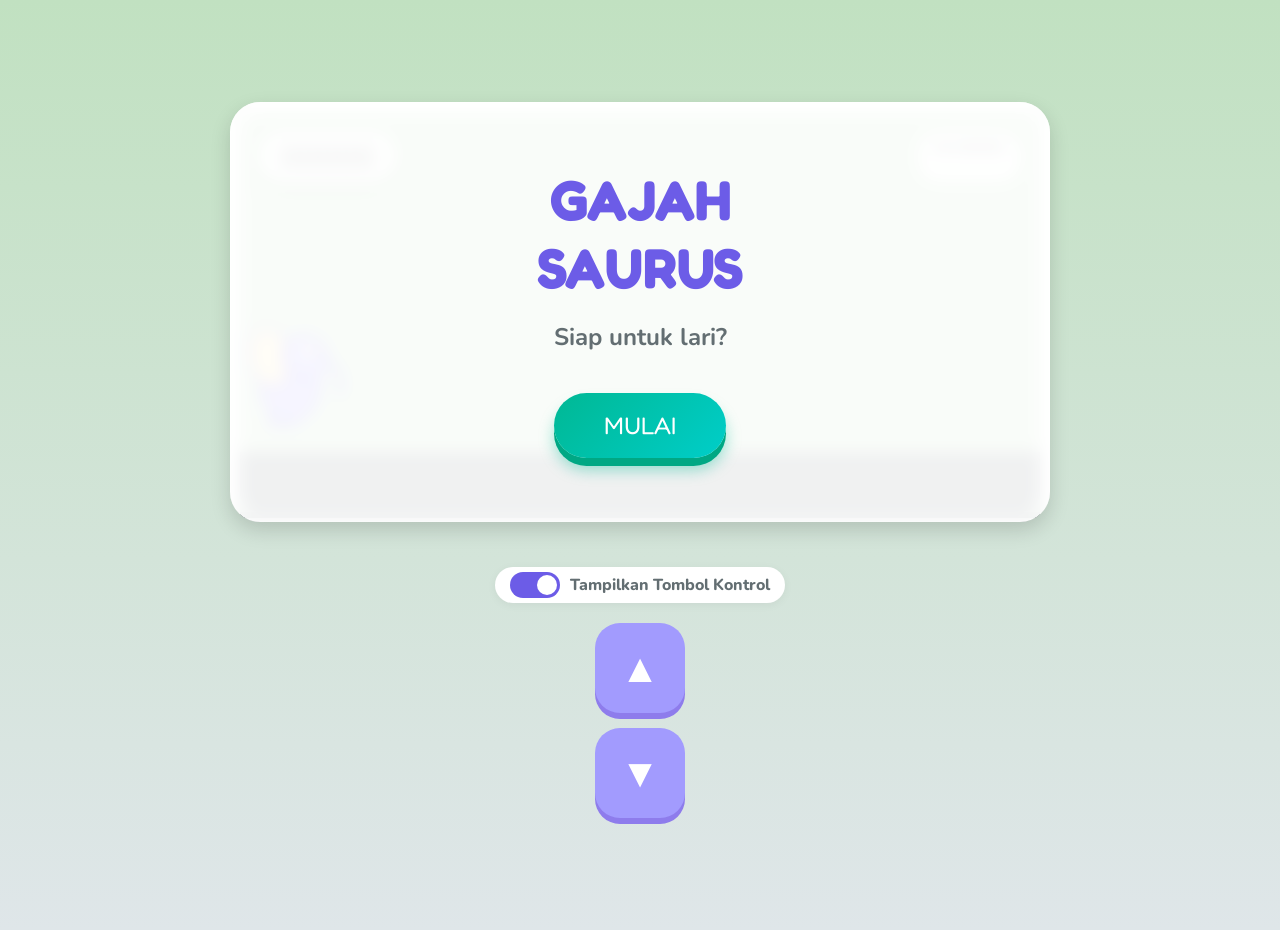
<file: gajahsaurus.html>
<!DOCTYPE html>
<html lang="id">
<head>
    <meta charset="UTF-8">
    <meta name="viewport" content="width=device-width, initial-scale=1.0, maximum-scale=1.0, user-scalable=no">
    <title>GajahSaurus - Playful Runner</title>
    <link href="https://fonts.googleapis.com/css2?family=Fredoka+One&family=Nunito:wght@400;700;900&display=swap" rel="stylesheet">
    <style>
        :root {
            --ui-glass: rgba(255, 255, 255, 0.9);
            --ui-border: rgba(255, 255, 255, 0.9);
            --primary: #6c5ce7;
            --btn-color: #a29bfe;
            --shadow: 0 8px 20px rgba(0,0,0,0.15);
        }

        body {
            font-family: 'Nunito', sans-serif;
            margin: 0;
            padding: 0;
            min-height: 100vh;
            display: flex;
            flex-direction: column;
            align-items: center;
            justify-content: center;
            background: linear-gradient(to bottom, #c1e1c1, #dfe6e9); 
            transition: background 0.5s ease;
            touch-action: none;
            padding-bottom: 30px;
            overflow: hidden;
        }

        .game-wrapper {
            width: 90%;
            max-width: 800px;
            margin: 20px; 
            background: white;
            border-radius: 30px;
            box-shadow: var(--shadow);
            overflow: hidden;
            position: relative;
            padding: 10px; 
            aspect-ratio: 2/1;
            max-height: 500px;
        }

        .header {
            position: absolute;
            top: 30px;
            left: 0;
            width: 100%;
            display: flex;
            justify-content: space-between;
            padding: 0 30px;
            box-sizing: border-box;
            pointer-events: none;
            z-index: 10;
        }

        .score-box {
            font-family: 'Fredoka One', cursive;
            font-size: 2rem;
            color: #2d3436;
            background: rgba(255,255,255,0.9);
            padding: 5px 20px;
            border-radius: 25px;
            box-shadow: var(--shadow);
        }

        .highscore-box {
            font-size: 1rem;
            font-weight: 800;
            color: #636e72;
            text-align: right;
            background: rgba(255,255,255,0.9);
            padding: 5px 15px;
            border-radius: 20px;
        }

        /* Canvas */
        canvas {
            display: block;
            width: 100%;
            height: 100%;
            border-bottom: 6px solid #636e72; 
            border-radius: 20px 20px 0 0; /* Langit rounded di atas */
        }

        /* Overlay Styles */
        .overlay {
            position: absolute;
            top: 0; left: 0; width: 100%; height: 100%;
            background: rgba(255, 255, 255, 0.9);
            backdrop-filter: blur(8px);
            display: flex;
            flex-direction: column;
            justify-content: center;
            align-items: center;
            z-index: 20;
            transition: opacity 0.3s;
            padding: 20px;
            box-sizing: border-box;
            text-align: center;
        }
        
        .overlay.hidden {
            opacity: 0;
            pointer-events: none;
        }

        h1 { font-family: 'Fredoka One', cursive; font-size: 3.5rem; margin: 0 0 20px 0; color: var(--primary); line-height: 1.2;}
        p { font-size: 1.5rem; color: #636e72; margin: 0 0 40px 0; font-weight: 700; }

        .btn-main, .btn-start {
            background: linear-gradient(135deg, #00b894, #00cec9);
            border: none;
            color: white;
            padding: 18px 50px;
            font-size: 1.5rem;
            font-family: 'Fredoka One', cursive;
            border-radius: 50px;
            cursor: pointer;
            box-shadow: 0 8px 0 #00a884, 0 12px 15px rgba(0, 184, 148, 0.4);
            transition: transform 0.1s, box-shadow 0.1s;
            text-transform: uppercase;
        }
        .btn-main:active, .btn-start:active { transform: translateY(8px); box-shadow: none; }

        /* Kontrol Area Bawah */
        .controls-area {
            width: 100%;
            max-width: 800px;
            margin-top: 25px;
            padding: 0 20px;
            box-sizing: border-box;
            display: flex;
            flex-direction: column;
            align-items: center;
        }

        .toggle-wrapper {
            margin-bottom: 20px;
            display: flex;
            align-items: center;
            gap: 10px;
            font-weight: 800;
            color: #636e72;
            background: white;
            padding: 5px 15px;
            border-radius: 20px;
            box-shadow: 0 2px 10px rgba(0,0,0,0.05);
        }

        #d-pad {
            display: grid;
            grid-template-columns: 90px 90px 90px;
            grid-template-rows: 90px 90px;
            gap: 15px;
            justify-content: center;
            transition: opacity 0.3s, max-height 0.3s;
        }
        #d-pad.hidden {
            opacity: 0;
            pointer-events: none;
            max-height: 0;
            overflow: hidden;
            margin: 0;
        }

        .ctrl-btn {
            background: var(--btn-color);
            border-radius: 25px;
            border: none;
            box-shadow: 0 6px 0 #8e7cec;
            font-size: 2.5rem;
            color: white;
            cursor: pointer;
            display: flex;
            align-items: center;
            justify-content: center;
            user-select: none;
            transition: transform 0.1s, box-shadow 0.1s;
        }
        .ctrl-btn:active { transform: translateY(6px); box-shadow: none; }
        
        .btn-up { grid-column: 2; grid-row: 1; }
        .btn-down { grid-column: 2; grid-row: 2; }
        
        .btn-up::after { content: "▲"; }
        .btn-down::after { content: "▼"; }

        /* RESPONSIVE MOBILE */
        @media (max-width: 600px) {
            .game-wrapper { margin: 10px; width: 95%; }
            h1 { font-size: 2.2rem; margin-bottom: 10px; }
            p { font-size: 1rem; margin-bottom: 20px; }
            .btn-main, .btn-start {
                padding: 10px 30px;
                font-size: 1.2rem;
                box-shadow: 0 5px 0 #00a884, 0 8px 10px rgba(0, 184, 148, 0.4);
            }
            .btn-main:active, .btn-start:active { transform: translateY(5px); box-shadow: none; }
            #d-pad {
                grid-template-columns: 70px 70px 70px;
                grid-template-rows: 70px 70px;
                gap: 10px;
            }
            .ctrl-btn { font-size: 2rem; border-radius: 15px; box-shadow: 0 4px 0 #8e7cec; }
            .ctrl-btn:active { transform: translateY(4px); box-shadow: none; }
            .score-box { font-size: 1.5rem; padding: 2px 10px; }
            .highscore-box { font-size: 0.8rem; padding: 2px 8px; }
        }

    </style>
</head>
<body>

    <div class="game-wrapper">
        <!-- UI Header -->
        <div class="header">
            <div class="score-box">00000</div>
            <div class="highscore-box">HI <span id="hi-score">00000</span></div>
        </div>

        <!-- Canvas -->
        <canvas id="gameCanvas" width="800" height="400"></canvas>

        <!-- START SCREEN -->
        <div id="start-screen" class="overlay">
            <h1>GAJAH<br>SAURUS</h1>
            <p>Siap untuk lari?</p>
            <button class="btn-start" onclick="startGame()">Mulai</button>
        </div>

        <!-- GAME OVER SCREEN -->
        <div id="game-over" class="overlay hidden">
            <h1>GAME OVER</h1>
            <p id="final-score-msg">Skor Akhir: 0</p>
            <button class="btn-main" onclick="resetGame()">Main Lagi</button>
        </div>
    </div>

    <!-- Controls -->
    <div class="controls-area">
        <div class="toggle-wrapper">
            <label class="switch">
                <input type="checkbox" id="ctrlToggle" checked onchange="toggleControls()">
                <span class="slider round"></span>
            </label>
            <span>Tampilkan Tombol Kontrol</span>
        </div>

        <div id="d-pad">
            <button class="ctrl-btn btn-up" ontouchstart="inputAction('jump')" onclick="inputAction('jump')"></button>
            <button class="ctrl-btn btn-down" ontouchstart="inputAction('duck')" onclick="inputAction('duck')"></button>
        </div>
    </div>

    <!-- Toggle Switch CSS -->
    <style>
        .switch { position: relative; display: inline-block; width: 50px; height: 26px; }
        .switch input { opacity: 0; width: 0; height: 0; }
        .slider { position: absolute; cursor: pointer; top: 0; left: 0; right: 0; bottom: 0; background-color: #ccc; transition: .4s; border-radius: 34px; }
        .slider:before { position: absolute; content: ""; height: 20px; width: 20px; left: 3px; bottom: 3px; background-color: white; transition: .4s; border-radius: 50%; }
        input:checked + .slider { background-color: var(--primary); }
        input:checked + .slider:before { transform: translateX(24px); }
    </style>

<script>
    const canvas = document.getElementById('gameCanvas');
    const ctx = canvas.getContext('2d');
    const scoreEl = document.querySelector('.score-box');
    const hiScoreEl = document.getElementById('hi-score');
    const gameOverEl = document.getElementById('game-over');
    const finalScoreMsg = document.getElementById('final-score-msg');
    const startScreenEl = document.getElementById('start-screen');

    // Game Variables
    let gameSpeed = 7; 
    let score = 0;
    let highScore = localStorage.getItem('gajahHighScore') || 0;
    hiScoreEl.innerText = String(highScore).padStart(5, '0');
    
    let isGameOver = false;
    let animationId;
    let frame = 0; 

    // Physics & World
    const gravity = 0.7;
    
    // The Gajah
    const gajah = {
        x: 50,
        y: 280, 
        width: 70, 
        height: 80, 
        duckHeight: 45, 
        dy: 0,
        jumpForce: 14,
        originalY: 280, 
        grounded: true,
        isDucking: false,
        
        draw: function() {
            ctx.save();
            ctx.translate(this.x, this.y);

            if (this.grounded) {
                let bounce = Math.sin(frame * 0.2) * 4;
                ctx.translate(0, bounce);
            }

            ctx.fillStyle = "#a29bfe"; 
            ctx.strokeStyle = "#6c5ce7";
            ctx.lineWidth = 3;

            if (this.isDucking) {
                // --- Menunduk ---
                ctx.beginPath();
                ctx.ellipse(0, 0, 40, 25, 0, 0, Math.PI * 2);
                ctx.fill(); ctx.stroke();

                ctx.beginPath();
                ctx.arc(30, 5, 20, 0, Math.PI * 2);
                ctx.fill(); ctx.stroke();

                ctx.beginPath();
                ctx.ellipse(30, -15, 15, 8, -0.5, 0, Math.PI * 2);
                ctx.fillStyle = "#ffeaa7"; 
                ctx.fill(); ctx.stroke();
                ctx.fillStyle = "#a29bfe";

                ctx.beginPath();
                ctx.moveTo(45, 5);
                ctx.bezierCurveTo(65, 10, 65, 30, 45, 35);
                ctx.lineWidth = 5;
                ctx.stroke();

            } else {
                // --- Berdiri / Lompat ---
                ctx.fillStyle = "#6c5ce7";
                let legOffset = Math.sin(frame * 0.2) * 12;
                ctx.fillRect(-20, 10, 10, 25 + (legOffset > 0 ? legOffset : 0)); 
                ctx.fillRect(-5, 10, 10, 25 + (legOffset < 0 ? -legOffset : 0));

                ctx.fillStyle = "#a29bfe";
                ctx.beginPath();
                ctx.ellipse(0, -10, 30, 40, 0, 0, Math.PI * 2);
                ctx.fill(); ctx.stroke();

                ctx.beginPath();
                ctx.ellipse(-20, -35, 20, 30, -0.2, 0, Math.PI * 2);
                ctx.fillStyle = "#ffeaa7"; 
                ctx.fill(); ctx.stroke();
                ctx.fillStyle = "#a29bfe";

                ctx.beginPath();
                ctx.arc(15, -35, 22, 0, Math.PI * 2);
                ctx.fill(); ctx.stroke();

                ctx.fillStyle = "white";
                ctx.beginPath(); ctx.arc(20, -42, 8, 0, Math.PI*2); ctx.fill();
                ctx.fillStyle = "black";
                ctx.beginPath(); ctx.arc(23, -42, 3, 0, Math.PI*2); ctx.fill();

                ctx.strokeStyle = "#6c5ce7";
                ctx.lineWidth = 5;
                ctx.beginPath();
                ctx.moveTo(35, -30);
                ctx.quadraticCurveTo(55, -25, 50, 5);
                ctx.stroke();

                ctx.fillStyle = "#a29bfe";
                ctx.beginPath();
                ctx.ellipse(30, -25, 6, 12, 0, 0, Math.PI*2);
                ctx.fill();
            }

            ctx.restore();
        },
        
        update: function() {
            if (this.y < this.originalY || this.dy < 0) {
                this.dy += gravity;
                this.grounded = false;
            } else {
                this.dy = 0;
                this.grounded = true;
                this.y = this.originalY;
            }

            this.y += this.dy;

            if (this.isDucking) {
                this.y = this.originalY + 35; 
                this.dy = 0; 
                this.grounded = true;
            } else {
                if (this.grounded && this.y !== this.originalY) {
                    this.y = this.originalY; 
                }
            }
        },

        jump: function() {
            if (this.grounded && !this.isDucking) {
                this.dy = -this.jumpForce;
            }
        }
    };

    // Obstacles
    let obstacles = [];
    
    class Obstacle {
        constructor() {
            this.x = canvas.width;
            this.type = Math.random() < 0.7 ? 0 : 1; 
            
            if (this.type === 0) {
                this.width = 40 + Math.random() * 30;
                this.height = 40 + Math.random() * 40;
                this.y = gajah.originalY + 80 - this.height; 
                this.color = "#e17055"; 
            } else {
                this.width = 50;
                this.height = 40;
                let levels = [gajah.originalY - 30, gajah.originalY - 70]; 
                this.y = levels[Math.floor(Math.random() * levels.length)];
                this.color = "#fd79a8"; 
            }
            
            this.markedForDeletion = false;
        }

        draw() {
            ctx.fillStyle = this.color;
            
            if (this.type === 0) {
                ctx.beginPath();
                ctx.moveTo(this.x, this.y + this.height);
                ctx.lineTo(this.x + this.width / 2, this.y);
                ctx.lineTo(this.x + this.width, this.y + this.height);
                ctx.fill();
            } else {
                ctx.beginPath();
                ctx.arc(this.x + this.width/2, this.y + this.height/2, this.width/2, 0, Math.PI*2);
                ctx.fill();
                ctx.fillStyle = "white";
                ctx.beginPath();
                ctx.arc(this.x + this.width/2, this.y + this.height/2, 12, 0, Math.PI*2);
                ctx.fill();
            }
        }

        update() {
            this.x -= gameSpeed;
            if (this.x + this.width < 0) this.markedForDeletion = true;
        }
    }

    // Background Colors
    function getSkyColor(score) {
        let cycle = 2000;
        let s = score % cycle;
        let c1, c2, percent;
        
        if (s < 500) { 
            c1 = [193, 225, 193]; c2 = [135, 206, 235]; percent = s/500; 
        } else if (s < 1000) { 
            c1 = [135, 206, 235]; c2 = [255, 215, 0]; percent = (s-500)/500; 
        } else if (s < 1500) { 
            c1 = [255, 215, 0]; c2 = [44, 62, 80]; percent = (s-1000)/500; 
        } else { 
            c1 = [44, 62, 80]; c2 = [193, 225, 193]; percent = (s-1500)/500; 
        }

        let r = Math.round(c1[0] + (c2[0] - c1[0]) * percent);
        let g = Math.round(c1[1] + (c2[1] - c1[1]) * percent);
        let b = Math.round(c1[2] + (c2[2] - c1[2]) * percent);
        
        return `rgb(${r},${g},${b})`;
    }

    function initGameVars() {
        obstacles = [];
        score = 0;
        gameSpeed = 7;
        isGameOver = false;
        gameOverEl.classList.add('hidden');
        scoreEl.innerText = "00000";
        gajah.y = gajah.originalY;
        gajah.dy = 0;
        
        document.body.style.background = `linear-gradient(to bottom, #c1e1c1, #dfe6e9)`;
    }

    function startGame() {
        startScreenEl.classList.add('hidden'); 
        initGameVars(); 
        animate(); 
    }

    function resetGame() {
        startGame();
    }

    function handleInput(action) {
        if (isGameOver) return;
        
        if (action === 'jump') {
            gajah.isDucking = false;
            gajah.jump();
        } else if (action === 'duck') {
            gajah.isDucking = true;
            gajah.dy = 0;
        }
    }

    function stopDuck() {
        if(gajah.isDucking) {
            gajah.isDucking = false;
            gajah.y = gajah.originalY;
        }
    }

    window.addEventListener('keydown', function(e) {
        if (e.code === 'ArrowUp') handleInput('jump');
        if (e.code === 'ArrowDown') handleInput('duck');
    });

    window.addEventListener('keyup', function(e) {
        if (e.code === 'ArrowDown') stopDuck();
    });

    function inputAction(act) {
        handleInput(act);
        if(act === 'duck') {
            setTimeout(stopDuck, 500); 
        }
    }

    function spawnObstacle() {
        if (obstacles.length === 0 || canvas.width - obstacles[obstacles.length-1].x > 400 + Math.random() * 300) {
            if (Math.random() < 0.02 + (score * 0.00001)) { 
                obstacles.push(new Obstacle());
            }
        }
    }

    function animate() {
        if (isGameOver) return;
        
        requestAnimationFrame(animate);
        frame++;
        score++;
        
        scoreEl.innerText = String(score).padStart(5, '0');
        gameSpeed = 7 + (score * 0.002); 

        let currentSkyColor = getSkyColor(score);
        
        ctx.fillStyle = currentSkyColor;
        ctx.fillRect(0, 0, canvas.width, canvas.height);
        
        document.body.style.background = `linear-gradient(to bottom, ${currentSkyColor}, #dfe6e9)`;
        
        // --- REVISI: Lantai Rounded Bawah Mengikuti Langit ---
        ctx.fillStyle = "#636e72";
        ctx.beginPath();
        // roundRect(x, y, width, height, radii)
        // Radii: TopLeft=0, TopRight=0, BottomRight=20, BottomLeft=20 (Sesuai ukuran rounded canvas)
        ctx.roundRect(0, canvas.height - 60, canvas.width, 60, [0, 0, 20, 20]); 
        ctx.fill();
        // ---------------------------------------------------

        gajah.update();
        gajah.draw();

        spawnObstacle();
        obstacles.forEach((obs, index) => {
            obs.update();
            obs.draw();
            
            let gajahBox = {
                x: gajah.x + 15, 
                y: gajah.y - (gajah.isDucking ? 15 : 35), 
                w: gajah.width - 30,
                h: gajah.isDucking ? gajah.duckHeight - 15 : gajah.height - 35
            };

            let obsBox = {
                x: obs.x,
                y: obs.y,
                w: obs.width,
                h: obs.height
            };

            if (
                gajahBox.x < obsBox.x + obsBox.w &&
                gajahBox.x + gajahBox.w > obsBox.x &&
                gajahBox.y < obsBox.y + obsBox.h &&
                gajahBox.h + gajahBox.y > obsBox.y
            ) {
                isGameOver = true;
                if (score > highScore) {
                    highScore = score;
                    localStorage.setItem('gajahHighScore', highScore);
                    hiScoreEl.innerText = String(highScore).padStart(5, '0');
                }
                finalScoreMsg.innerText = "Skor Akhir: " + score;
                gameOverEl.classList.remove('hidden');
            }
        });

        obstacles = obstacles.filter(obs => !obs.markedForDeletion);
    }

    function toggleControls() {
        const dpad = document.getElementById('d-pad');
        const toggle = document.getElementById('ctrlToggle');
        if(toggle.checked) {
            dpad.classList.remove('hidden');
        } else {
            dpad.classList.add('hidden');
        }
    }

    // Initial Draw Static (Pre-game)
    initGameVars();
    gajah.draw();
    ctx.fillStyle = "#c1e1c1"; // Morning
    ctx.fillRect(0, 0, canvas.width, canvas.height);
    
    // Draw Rounded Ground Static
    ctx.fillStyle = "#636e72";
    ctx.beginPath();
    ctx.roundRect(0, canvas.height - 60, canvas.width, 60, [0, 0, 20, 20]);
    ctx.fill();
    
    gajah.draw(); 

</script>
</body>
</html>
</file>
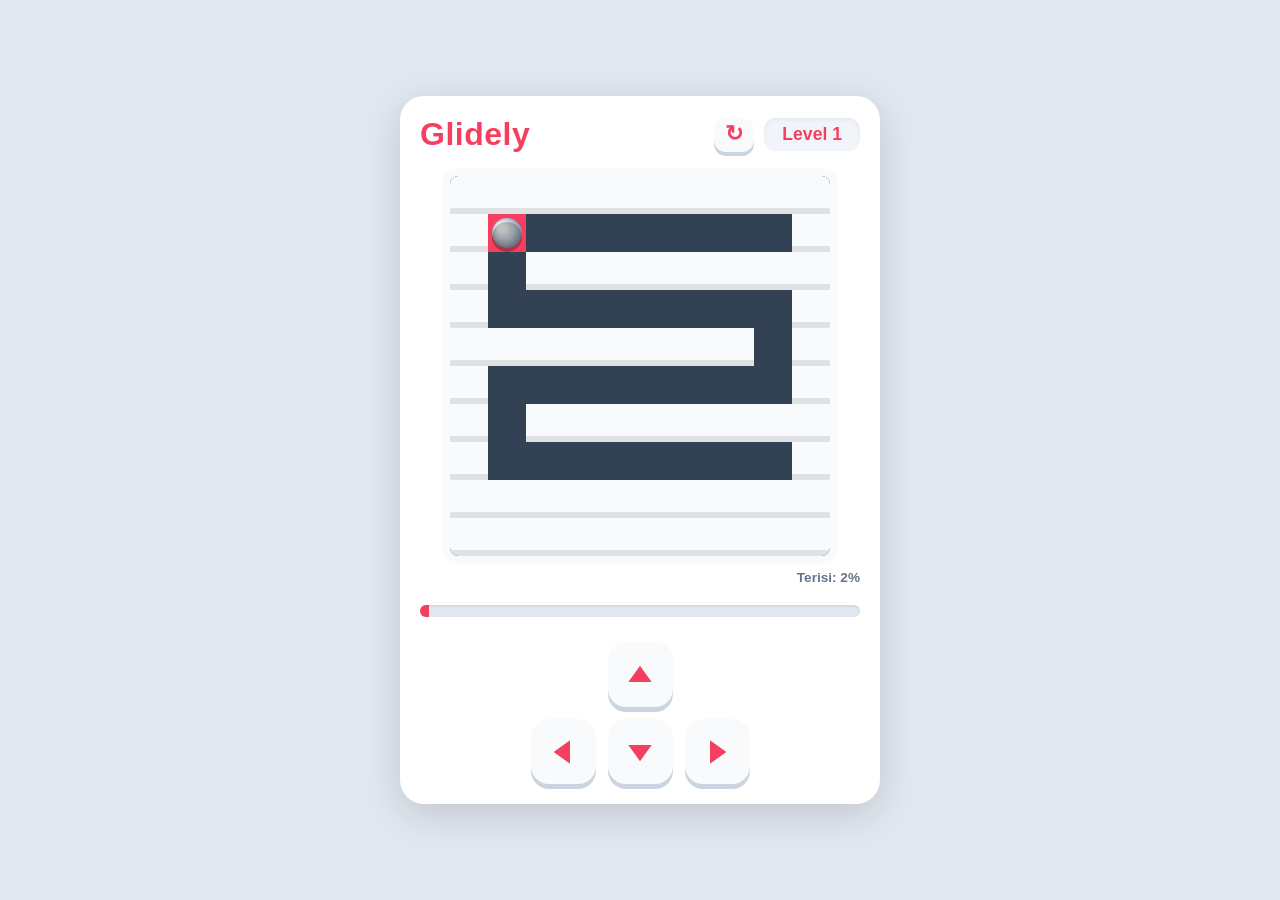
<file: glidely.html>
<!DOCTYPE html>
<html lang="id">
<head>
    <meta charset="UTF-8">
    <meta name="viewport" content="width=device-width, initial-scale=1.0, maximum-scale=1.0, user-scalable=no">
    <title>Glidely</title>
    <style>
        :root {
            --bg-color: #e2e8f0;
            --ui-bg: #ffffff;
            --canvas-bg: #334155;
            --obstacle-color: #f8fafc;
            --trail-color: #f43f5e;
            --text-color: #1e293b;
            --accent-color: #8b5cf6;
        }
        * { box-sizing: border-box; margin: 0; padding: 0; font-family: 'Segoe UI', sans-serif; -webkit-tap-highlight-color: transparent; }
        body { background-color: var(--bg-color); display: flex; flex-direction: column; align-items: center; justify-content: center; min-height: 100vh; color: var(--text-color); overflow: hidden; }
        .game-container { position: relative; background: var(--ui-bg); padding: 20px; border-radius: 24px; box-shadow: 0 10px 40px rgba(0,0,0,0.15); display: flex; flex-direction: column; align-items: center; width: 95%; max-width: 480px; }
        header { width: 100%; display: flex; justify-content: space-between; align-items: center; margin-bottom: 15px; }
        h1 { font-size: 2rem; color: var(--trail-color); font-weight: 900; letter-spacing: 0.5px; }
        
        .header-right { display: flex; align-items: center; gap: 10px; }
        .btn-restart { background: var(--obstacle-color); border: none; border-radius: 12px; width: 40px; height: 34px; color: var(--trail-color); font-size: 1.4rem; font-weight: bold; cursor: pointer; box-shadow: 0 4px 0 #cbd5e1; display: flex; align-items: center; justify-content: center; transition: 0.1s; padding-bottom: 3px; }
        .btn-restart:active { transform: translateY(4px); box-shadow: 0 0 0 #cbd5e1; }
        .level-info { font-weight: 800; font-size: 1.1rem; background: #f1f5f9; padding: 6px 18px; border-radius: 12px; color: var(--trail-color); box-shadow: inset 0 2px 4px rgba(0,0,0,0.05); }
        
        .canvas-wrapper { position: relative; border-radius: 16px; overflow: hidden; box-shadow: inset 0 0 20px rgba(0,0,0,0.4); border: 8px solid var(--obstacle-color); background-color: var(--obstacle-color); max-width: 100%; }
        canvas { display: block; background-color: var(--canvas-bg); border-radius: 8px; touch-action: none; max-width: 100%; height: auto; aspect-ratio: 1/1; }
        .modal { position: absolute; top: 0; left: 0; width: 100%; height: 100%; background: rgba(255, 255, 255, 0.95); border-radius: 8px; display: flex; flex-direction: column; align-items: center; justify-content: center; z-index: 10; opacity: 0; pointer-events: none; transition: 0.3s; text-align: center; padding: 20px; }
        .modal.active { opacity: 1; pointer-events: all; }
        .modal h2 { color: var(--trail-color); margin-bottom: 15px; font-size: 2.2rem; font-weight: 900; }
        .btn-primary { background: var(--trail-color); color: white; padding: 14px 35px; border: none; border-radius: 30px; font-size: 1.2rem; font-weight: bold; cursor: pointer; box-shadow: 0 6px 15px rgba(244, 63, 94, 0.4); transition: 0.1s; }
        .btn-primary:active { transform: translateY(3px); box-shadow: 0 2px 5px rgba(244, 63, 94, 0.4); }
        .controls { margin-top: 25px; display: grid; grid-template-columns: repeat(3, 65px); grid-template-rows: repeat(2, 65px); gap: 12px; justify-content: center; }
        .btn { background: #f8fafc; border: none; border-radius: 18px; box-shadow: 0 5px 0 #cbd5e1; color: var(--trail-color); font-size: 1.8rem; cursor: pointer; transition: all 0.1s; display: flex; align-items: center; justify-content: center; user-select: none; font-weight: bold; }
        .btn:active { transform: translateY(5px); box-shadow: 0 0 0 #cbd5e1; background: #ffffff; }
        .btn-up { grid-column: 2; grid-row: 1; } .btn-left { grid-column: 1; grid-row: 2; } .btn-down { grid-column: 2; grid-row: 2; } .btn-right { grid-column: 3; grid-row: 2; }
        .progress-container { width: 100%; height: 12px; background: #e2e8f0; border-radius: 6px; margin-top: 20px; overflow: hidden; box-shadow: inset 0 1px 3px rgba(0,0,0,0.1); }
        .progress-bar { height: 100%; width: 0%; background: var(--trail-color); transition: width 0.2s ease-out; }
        .progress-text { font-size: 0.85rem; color: #64748b; margin-top: 6px; text-align: right; font-weight: 800; width: 100%; }
    </style>
</head>
<body>

    <div class="game-container">
        <header>
            <h1>Glidely</h1>
            <div class="header-right">
                <button class="btn-restart" onclick="restartLevel()">↻</button>
                <div class="level-info">Level <span id="levelDisplay">1</span></div>
            </div>
        </header>

        <div class="canvas-wrapper">
            <canvas id="gameCanvas" width="380" height="380"></canvas>
            <div id="gameModal" class="modal">
                <h2 id="modalTitle">Perfect!</h2>
                <button class="btn-primary" onclick="nextLevel()">Lanjut Level <span id="nextLvlDisplay">2</span></button>
            </div>
        </div>

        <div class="progress-text">Terisi: <span id="fillPercent">0</span>%</div>
        <div class="progress-container"><div class="progress-bar" id="progressBar"></div></div>

        <div class="controls">
            <button class="btn btn-up" onclick="slide(0,-1)"><svg width="28" height="28" viewBox="0 0 24 24" fill="currentColor"><path d="M12 4l-10 14h20z"/></svg></button>
            <button class="btn btn-left" onclick="slide(-1,0)"><svg width="28" height="28" viewBox="0 0 24 24" fill="currentColor"><path d="M4 12l14-10v20z"/></svg></button>
            <button class="btn btn-down" onclick="slide(0,1)"><svg width="28" height="28" viewBox="0 0 24 24" fill="currentColor"><path d="M12 20l10-14H2z"/></svg></button>
            <button class="btn btn-right" onclick="slide(1,0)"><svg width="28" height="28" viewBox="0 0 24 24" fill="currentColor"><path d="M20 12l-14 10V2z"/></svg></button>
        </div>
    </div>

    <script>
        const canvas = document.getElementById('gameCanvas');
        const ctx = canvas.getContext('2d');
        const gridSize = 10, tileSize = canvas.width / gridSize; 
        
        let level = 1, grid = [], player = { x: 0, y: 0, isMoving: false }, slideInterval = null;
        let particles = [], totalFloors = 0, filledFloors = 0;
        
        // Variabel penampung state awal untuk fitur RESTART
        let initialGrid = [];
        let initialPlayer = { x: 0, y: 0 };

        const easyTemplates = [
            [[1,1,1,1,1,1,1,1,1,1],[1,0,0,0,0,0,0,0,0,1],[1,0,1,1,1,1,1,1,1,1],[1,0,0,0,0,0,0,0,0,1],[1,1,1,1,1,1,1,1,0,1],[1,0,0,0,0,0,0,0,0,1],[1,0,1,1,1,1,1,1,1,1],[1,0,0,0,0,0,0,0,0,1],[1,1,1,1,1,1,1,1,1,1],[1,1,1,1,1,1,1,1,1,1]],
            [[1,1,1,1,1,1,1,1,1,1],[1,0,0,0,0,0,0,0,0,1],[1,0,1,1,1,1,1,1,0,1],[1,0,1,0,0,0,0,1,0,1],[1,0,1,0,1,1,0,1,0,1],[1,0,1,0,1,0,0,1,0,1],[1,0,1,0,1,1,1,1,0,1],[1,0,1,0,0,0,0,0,0,1],[1,0,1,1,1,1,1,1,1,1],[1,1,1,1,1,1,1,1,1,1]],
            [[1,1,1,1,1,1,1,1,1,1],[1,0,0,0,0,0,0,0,0,1],[1,0,1,1,1,1,1,1,1,1],[1,0,0,0,0,0,0,0,0,1],[1,0,1,1,1,1,1,1,0,1],[1,0,0,0,0,0,0,0,0,1],[1,1,1,1,1,1,1,1,0,1],[1,0,0,0,0,0,0,0,0,1],[1,1,1,1,1,1,1,1,1,1],[1,1,1,1,1,1,1,1,1,1]],
            [[1,1,1,1,1,1,1,1,1,1],[1,0,0,0,0,0,0,0,0,1],[1,1,1,1,1,1,1,1,0,1],[1,0,0,0,0,0,0,0,0,1],[1,0,1,1,1,1,1,1,1,1],[1,0,0,0,0,0,0,0,0,1],[1,1,1,1,1,1,1,1,0,1],[1,0,0,0,0,0,0,0,0,1],[1,1,1,1,1,1,1,1,1,1],[1,1,1,1,1,1,1,1,1,1]],
            [[1,1,1,1,1,1,1,1,1,1],[1,0,0,0,0,0,0,0,0,1],[1,0,1,1,1,1,1,1,0,1],[1,0,1,0,0,0,0,1,0,1],[1,0,1,0,1,1,0,1,0,1],[1,0,1,0,0,0,0,1,0,1],[1,0,1,1,1,1,1,1,0,1],[1,0,0,0,0,0,0,0,0,1],[1,1,1,1,1,1,1,1,1,1],[1,1,1,1,1,1,1,1,1,1]]
        ];

        function initParticles() {
            particles = [];
            for(let i=0; i<30; i++) particles.push({ x: Math.random() * canvas.width, y: canvas.height + Math.random() * 20, radius: Math.random() * 3 + 1, speed: Math.random() * 0.8 + 0.5 });
        }

        function updateParticles() {
            for(let p of particles) {
                p.y -= p.speed;
                if (p.y < -10) { p.y = canvas.height + Math.random() * 20; p.x = Math.random() * canvas.width; }
            }
        }

        function drawParticles() {
            ctx.fillStyle = '#fda4af';
            for(let p of particles) { ctx.beginPath(); ctx.arc(p.x, p.y, p.radius, 0, Math.PI*2); ctx.fill(); }
        }

        function loadEasyLevel(lvl) {
            let index = (lvl - 1) % easyTemplates.length;
            let baseMap = easyTemplates[index].map(row => [...row]);
            let modifiers = Math.floor((lvl - 1) / easyTemplates.length);
            for(let i = 0; i < modifiers % 4; i++) {
                let res = Array.from({length: gridSize}, () => Array(gridSize).fill(0));
                for (let r=0; r<gridSize; r++) for (let c=0; c<gridSize; c++) res[c][gridSize - 1 - r] = baseMap[r][c];
                baseMap = res;
            }
            if (modifiers % 2 === 1) baseMap = baseMap.map(row => [...row].reverse());
            grid = baseMap;
            
            player.x = -1;
            for(let y=0; y<gridSize; y++) {
                for(let x=0; x<gridSize; x++) if(grid[y][x] === 0) { player.x = x; player.y = y; break; }
                if(player.x !== -1) break;
            }
        }

        function generateRayCastMap(lvl, allowWideSpaces = false) {
            let attempts = 0;
            while(attempts < 100) {
                attempts++;
                grid = Array(gridSize).fill().map(() => Array(gridSize).fill(1));
                let essential_walls = Array(gridSize).fill().map(() => Array(gridSize).fill(false));
                
                let cx = Math.floor(Math.random() * (gridSize-2)) + 1;
                let cy = Math.floor(Math.random() * (gridSize-2)) + 1;
                grid[cy][cx] = 0;
                
                let current = {x: cx, y: cy};
                let startPos = {x: cx, y: cy};
                
                let targetMoves = 10 + Math.floor(lvl * 1.5);
                if (targetMoves > 45) targetMoves = 45;
                
                let movesMade = 0;
                
                for(let step=0; step<targetMoves; step++) {
                    let validOptions = [];
                    let dirs = [[0,1], [0,-1], [1,0], [-1,0]];
                    
                    for(let d of dirs) {
                        let dx = d[0], dy = d[1];
                        let carvedNew = 0;
                        
                        for(let L=1; L<gridSize; L++) {
                            let nx = current.x + dx*L;
                            let ny = current.y + dy*L;
                            
                            if(nx < 0 || nx >= gridSize || ny < 0 || ny >= gridSize) break;
                            if(essential_walls[ny][nx]) break;
                            
                            let wasWall = (grid[ny][nx] === 1);
                            if (wasWall) carvedNew++;
                            
                            let creates2x2 = false;
                            if (!allowWideSpaces && wasWall) {
                                grid[ny][nx] = 0; 
                                if (
                                    (ny>0 && nx>0 && grid[ny-1][nx-1]===0 && grid[ny-1][nx]===0 && grid[ny][nx-1]===0) ||
                                    (ny>0 && nx<gridSize-1 && grid[ny-1][nx+1]===0 && grid[ny-1][nx]===0 && grid[ny][nx+1]===0) ||
                                    (ny<gridSize-1 && nx>0 && grid[ny+1][nx-1]===0 && grid[ny+1][nx]===0 && grid[ny][nx-1]===0) ||
                                    (ny<gridSize-1 && nx<gridSize-1 && grid[ny+1][nx+1]===0 && grid[ny+1][nx]===0 && grid[ny][nx+1]===0)
                                ) {
                                    creates2x2 = true;
                                }
                                grid[ny][nx] = 1; 
                            }
                            if (creates2x2) break;
                            
                            let stopX = nx + dx;
                            let stopY = ny + dy;
                            let isWallNext = false;
                            
                            if(stopX < 0 || stopX >= gridSize || stopY < 0 || stopY >= gridSize) {
                                isWallNext = true;
                            } else if (grid[stopY][stopX] === 1) {
                                isWallNext = true;
                            }
                            
                            if (isWallNext) {
                                validOptions.push({d, L, carvedNew});
                            }
                        }
                    }
                    
                    if (validOptions.length === 0) break;
                    
                    let newOptions = validOptions.filter(o => o.carvedNew > 0);
                    let opt;
                    if (newOptions.length > 0) {
                        if (Math.random() < 0.8) opt = newOptions[Math.floor(Math.random() * newOptions.length)];
                        else opt = validOptions[Math.floor(Math.random() * validOptions.length)];
                    } else {
                        opt = validOptions[Math.floor(Math.random() * validOptions.length)];
                    }
                    
                    let dx = opt.d[0], dy = opt.d[1];
                    for(let i=1; i<=opt.L; i++) {
                        grid[current.y + dy*i][current.x + dx*i] = 0;
                    }
                    
                    current.x += dx * opt.L;
                    current.y += dy * opt.L;
                    
                    let stopX = current.x + dx, stopY = current.y + dy;
                    if (stopX >= 0 && stopX < gridSize && stopY >= 0 && stopY < gridSize) {
                        essential_walls[stopY][stopX] = true;
                    }
                    
                    if (opt.carvedNew > 0) movesMade++;
                }
                
                let totalFloors = 0;
                for(let i=0; i<gridSize; i++) {
                    for(let j=0; j<gridSize; j++) if(grid[i][j]===0) totalFloors++;
                }
                
                if (movesMade >= 4 && totalFloors >= 15) {
                    player.x = startPos.x;
                    player.y = startPos.y;
                    return;
                }
            }
            // Fallback if unable to generate a valid procedural level
            loadEasyLevel(1);
        }

        function updateProgress() {
            let pct = Math.floor((filledFloors / totalFloors) * 100);
            document.getElementById('fillPercent').innerText = pct;
            document.getElementById('progressBar').style.width = pct + '%';
        }

        function loadProgress() {
            const savedLevel = localStorage.getItem('glidely_level');
            if (savedLevel) level = parseInt(savedLevel);
        }

        function initGame() {
            if (level <= 4) loadEasyLevel(level);
            else generateRayCastMap(level, level >= 21);
            
            // SIMPAN STATE AWAL SEBELUM DIARSIR UNTUK FITUR RESTART
            initialGrid = grid.map(row => [...row]);
            initialPlayer = { x: player.x, y: player.y };
            
            grid[player.y][player.x] = 2; // Arsir titik mulai
            
            totalFloors = 0;
            for(let y=0; y<gridSize; y++) {
                for(let x=0; x<gridSize; x++) if(grid[y][x] === 0 || grid[y][x] === 2) totalFloors++;
            }
            filledFloors = 1;

            stopSliding();
            document.getElementById('levelDisplay').innerText = level;
            document.getElementById('gameModal').classList.remove('active');
            updateProgress();
            
            if(!particles.length) initParticles();
            requestAnimationFrame(gameLoop);
        }

        // FUNGSI RESTART LEVEL SAAT INI
        function restartLevel() {
            stopSliding();
            
            // Restore peta dan posisi dari data awal
            grid = initialGrid.map(row => [...row]);
            player.x = initialPlayer.x;
            player.y = initialPlayer.y;
            
            grid[player.y][player.x] = 2; // Arsir kembali posisi awal
            
            filledFloors = 1; // Reset progres arsir
            updateProgress();
            document.getElementById('gameModal').classList.remove('active');
        }

        function gameLoop() { updateParticles(); draw(); requestAnimationFrame(gameLoop); }

        function slide(dx, dy) {
            if (player.isMoving) return;
            if (slideInterval) clearInterval(slideInterval);
            player.isMoving = true;
            
            slideInterval = setInterval(() => {
                let nx = player.x + dx, ny = player.y + dy;
                
                if (nx >= 0 && nx < gridSize && ny >= 0 && ny < gridSize && grid[ny][nx] !== 1) {
                    player.x = nx; player.y = ny;
                    
                    if (grid[player.y][player.x] !== 2) { 
                        grid[player.y][player.x] = 2; 
                        filledFloors++; 
                        updateProgress(); 
                    }
                    
                    if (filledFloors >= totalFloors) {
                        stopSliding(); 
                        setTimeout(() => showWin(), 150);
                    }
                } else stopSliding(); 
            }, 25); 
        }

        function stopSliding() { 
            player.isMoving = false; 
            if (slideInterval) { clearInterval(slideInterval); slideInterval = null; } 
        }

        document.addEventListener('keydown', (e) => {
            if(e.key === 'ArrowUp') slide(0,-1); 
            else if (e.key === 'ArrowDown') slide(0,1); 
            else if (e.key === 'ArrowLeft') slide(-1,0); 
            else if (e.key === 'ArrowRight') slide(1,0);
        });

        let touchStartX = 0, touchStartY = 0, touchEndX = 0, touchEndY = 0;
        const swipeThreshold = 30; 
        
        canvas.addEventListener('touchstart', e => {
            touchStartX = e.changedTouches[0].screenX; touchStartY = e.changedTouches[0].screenY; e.preventDefault();
        }, { passive: false });
        
        canvas.addEventListener('touchend', e => {
            touchEndX = e.changedTouches[0].screenX; touchEndY = e.changedTouches[0].screenY; handleSwipe();
        }, { passive: false });

        function handleSwipe() {
            let deltaX = touchEndX - touchStartX;
            let deltaY = touchEndY - touchStartY;
            if (Math.abs(deltaX) > swipeThreshold || Math.abs(deltaY) > swipeThreshold) {
                if (Math.abs(deltaX) > Math.abs(deltaY)) {
                    if (deltaX > 0) slide(1, 0); else slide(-1, 0);
                } else {
                    if (deltaY > 0) slide(0, 1); else slide(0, -1);
                }
            }
        }

        function draw() {
            ctx.fillStyle = '#334155'; ctx.fillRect(0, 0, canvas.width, canvas.height); 
            drawParticles();

            for(let y=0; y<gridSize; y++) {
                for(let x=0; x<gridSize; x++) {
                    if (grid[y][x] === 1) { 
                        ctx.fillStyle = '#f8fafc'; 
                        ctx.fillRect(x * tileSize, y * tileSize, tileSize, tileSize); 
                        ctx.fillStyle = 'rgba(0,0,0,0.1)';
                        ctx.fillRect(x * tileSize, y * tileSize + tileSize - 6, tileSize, 6);
                    } 
                    else if (grid[y][x] === 2) { 
                        ctx.fillStyle = '#f43f5e'; 
                        ctx.fillRect(x * tileSize, y * tileSize, tileSize, tileSize); 
                    }
                }
            }

            let px = player.x * tileSize + tileSize/2;
            let py = player.y * tileSize + tileSize/2;
            let ballGradient = ctx.createRadialGradient(px - 5, py - 5, tileSize/10, px, py, tileSize/2);
            ballGradient.addColorStop(0, '#ffffff'); ballGradient.addColorStop(0.4, '#cbd5e1'); ballGradient.addColorStop(1, '#64748b');
            
            ctx.fillStyle = ballGradient; ctx.beginPath(); ctx.arc(px, py, tileSize/2 - 4, 0, Math.PI * 2); ctx.fill();
            ctx.fillStyle = 'rgba(0,0,0,0.25)'; ctx.beginPath(); ctx.arc(px, py + 4, tileSize/2 - 4, 0, Math.PI * 2); ctx.fill();
        }

        function showWin() { 
            document.getElementById('nextLvlDisplay').innerText = level + 1; 
            document.getElementById('gameModal').classList.add('active'); 
        }
        
        function nextLevel() { 
            level++; 
            localStorage.setItem('glidely_level', level);
            initGame(); 
        }

        window.onload = () => {
            loadProgress();
            initGame();
        };
    </script>
</body>
</html>
</file>
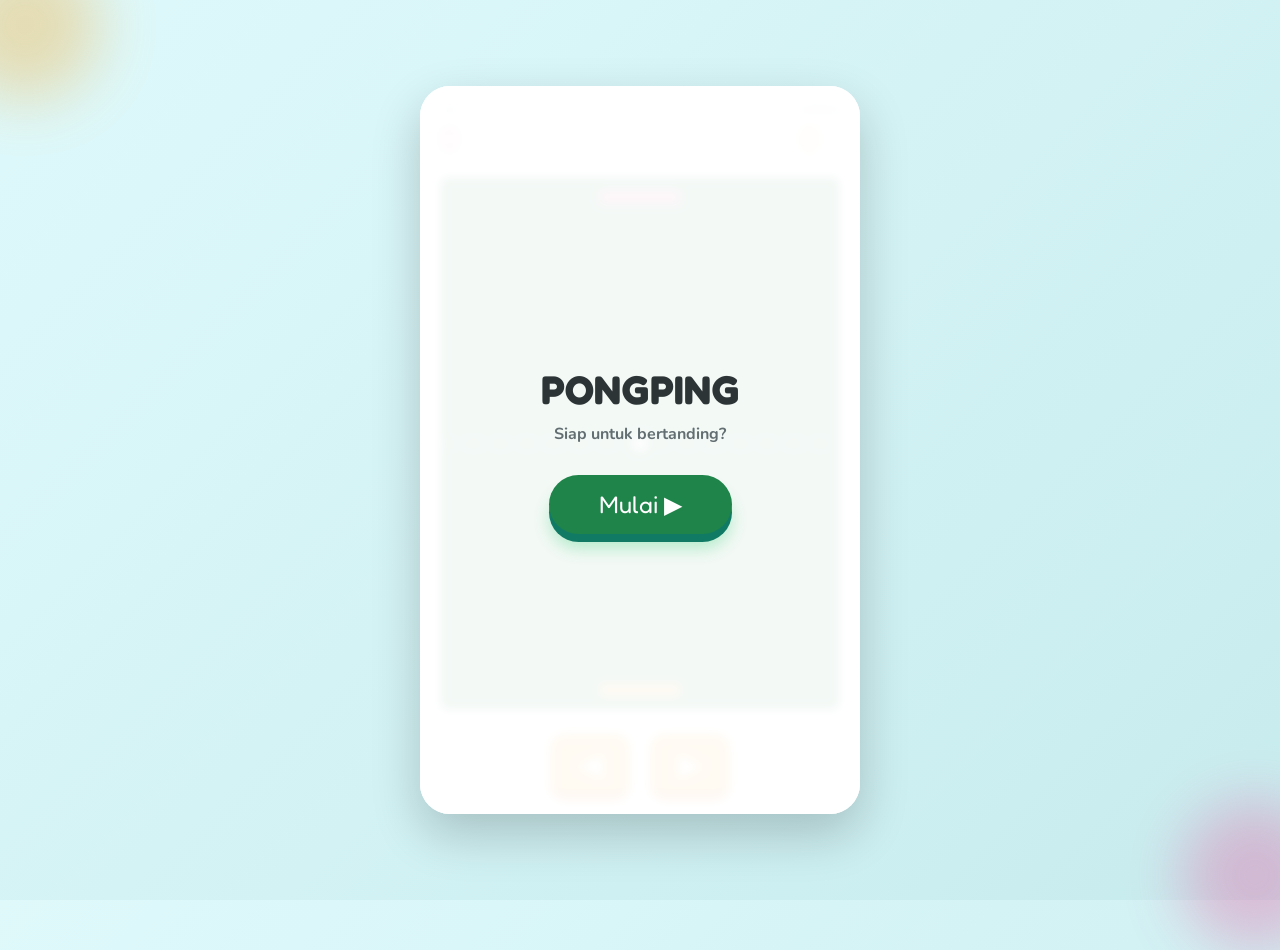
<file: pongping.html>
<!DOCTYPE html>
<html lang="id">
<head>
    <meta charset="UTF-8">
    <meta name="viewport" content="width=device-width, initial-scale=1.0, maximum-scale=1.0, user-scalable=no">
    <title>PongPing vs AI - High Contrast</title>
    <link href="https://fonts.googleapis.com/css2?family=Fredoka+One&family=Nunito:wght@400;700;900&display=swap" rel="stylesheet">
    <style>
        :root {
            /* Palette Kontras Tinggi */
            --court-green: #1e8449; /* Hijau Gelap Lapangan */
            --court-line: rgba(255,255,255,0.3);
            --player-color: #f39c12; /* Oranye Cerah (Player) */
            --ai-color: #e84393;    /* Pink/Magenta (AI) */
            --ball-color: #ffffff;    /* Putih Murni (Bola) */
            
            /* Background */
            --bg-soft: #dff9fb;
            --bg-gradient: linear-gradient(135deg, #dff9fb 0%, #c7ecee 100%);
            
            --glass: rgba(255, 255, 255, 0.9);
            --shadow-color: rgba(0, 0, 0, 0.2);
        }

        body {
            font-family: 'Nunito', sans-serif;
            margin: 0;
            padding: 0;
            min-height: 100vh;
            display: flex;
            justify-content: center;
            align-items: center;
            background: var(--bg-gradient);
            color: #2d3436;
            overflow: hidden;
            touch-action: none;
        }

        /* Dekorasi Background */
        .bg-dec {
            position: absolute;
            width: 150px; height: 150px;
            background: rgba(255,255,255,0.5);
            border-radius: 50%;
            z-index: -1;
            filter: blur(30px);
        }
        .dec-1 { top: -50px; left: -50px; background: var(--player-color); opacity: 0.3; }
        .dec-2 { bottom: -50px; right: -50px; background: var(--ai-color); opacity: 0.3; }

        /* Container Utama Game */
        .game-wrapper {
            width: 100%;
            max-width: 400px;
            background: white;
            border-radius: 30px;
            box-shadow: 0 20px 50px var(--shadow-color);
            padding: 20px;
            display: flex;
            flex-direction: column;
            align-items: center;
            margin: 20px; /* Margin Horizontal */
            position: relative;
        }

        /* Skor (Di Luar Lapangan) - Warna Menyesuaikan Paddle */
        .score-board {
            display: flex;
            justify-content: space-between;
            width: 100%;
            margin-bottom: 15px;
            font-family: 'Fredoka One', cursive;
            font-size: 2rem;
            color: #2d3436;
            text-shadow: 1px 1px 0px white;
        }
        .score-ai { color: var(--ai-color); }
        .score-player { color: var(--player-color); }
        .score-label {
            font-size: 0.8rem;
            font-family: 'Nunito', sans-serif;
            font-weight: 900;
            text-align: center;
            display: block;
            margin-top: -5px;
            color: #b2bec3;
        }

        /* Canvas Lapangan (3:4 Portrait) */
        #gameCanvas {
            background-color: var(--court-green);
            border: 4px solid white;
            border-radius: 12px;
            width: 100%;
            aspect-ratio: 3/4;
            max-height: 60vh;
            box-shadow: inset 0 0 30px rgba(0,0,0,0.3);
            cursor: none;
        }

        /* Controls Area */
        .controls-area {
            width: 100%;
            margin-top: 20px;
            display: flex;
            justify-content: center;
            gap: 20px;
        }

        .ctrl-btn {
            background: var(--player-color);
            border: none;
            width: 80px;
            height: 60px;
            border-radius: 15px;
            box-shadow: 0 6px 0 #d35400;
            font-size: 2rem;
            color: white;
            cursor: pointer;
            display: flex;
            justify-content: center;
            align-items: center;
            transition: transform 0.1s, box-shadow 0.1s;
            user-select: none;
        }
        .ctrl-btn:active { transform: translateY(6px); box-shadow: none; }

        /* Overlays (Start / Go / Game Over) */
        .overlay {
            position: absolute;
            top: 0; left: 0; width: 100%; height: 100%;
            background: rgba(255,255,255,0.95);
            backdrop-filter: blur(5px);
            border-radius: 30px;
            display: flex;
            flex-direction: column;
            justify-content: center;
            align-items: center;
            z-index: 10;
            opacity: 0;
            pointer-events: none;
            transition: opacity 0.3s;
            text-align: center;
        }
        .overlay.active { opacity: 1; pointer-events: all; }

        h1 { font-family: 'Fredoka One', cursive; margin: 0 0 10px 0; color: #2d3436; font-size: 2.5rem; }
        p { margin: 0 0 30px 0; font-weight: 700; color: #636e72; }
        
        .btn-main {
            background: var(--court-green);
            color: white;
            border: none;
            padding: 15px 50px;
            border-radius: 50px;
            font-family: 'Fredoka One', cursive;
            font-size: 1.5rem;
            cursor: pointer;
            box-shadow: 0 8px 0 #117a65, 0 15px 15px rgba(46, 204, 113, 0.3);
            transition: transform 0.1s;
        }
        .btn-main:active { transform: translateY(8px); box-shadow: none; }
        
        .btn-go {
            background: linear-gradient(135deg, #f1c40f, #f39c12);
            color: white;
            border: none;
            padding: 15px 50px;
            border-radius: 50px;
            font-family: 'Fredoka One', cursive;
            font-size: 2rem;
            cursor: pointer;
            box-shadow: 0 8px 0 #d35400, 0 15px 15px rgba(243, 156, 18, 0.3);
            animation: pulse 1.5s infinite;
        }
        .btn-go:active { transform: scale(0.95); animation: none; }

        @keyframes pulse {
            0% { transform: scale(1); }
            50% { transform: scale(1.05); }
            100% { transform: scale(1); }
        }

        /* Mobile Adjustments */
        @media (max-width: 480px) {
            .game-wrapper { width: 95%; padding: 15px; margin: 10px; }
            .score-board { font-size: 1.5rem; }
            .score-label { font-size: 0.6rem; }
            .ctrl-btn { width: 60px; height: 50px; font-size: 1.5rem; }
            h1 { font-size: 2rem; }
            .btn-main, .btn-go { padding: 10px 30px; font-size: 1.2rem; }
        }
    </style>
</head>
<body>

<div class="bg-dec dec-1"></div>
<div class="bg-dec dec-2"></div>

<div class="game-wrapper">
    <!-- Skor (Warna Kontras) -->
    <div class="score-board">
        <div>
            <span class="score-label">AI</span>
            <span class="score-ai" id="score-ai">0</span>
        </div>
        <div>
            <span class="score-label">ANDA</span>
            <span class="score-player" id="score-player">0</span>
        </div>
    </div>

    <!-- Canvas Game -->
    <canvas id="gameCanvas" width="300" height="400"></canvas>

    <!-- Kontrol (Kiri Kanan) -->
    <div class="controls-area">
        <button class="ctrl-btn" id="btn-left" ontouchstart="startMove('left')" ontouchend="stopMove()" onmousedown="startMove('left')" onmouseup="stopMove()">◀</button>
        <button class="ctrl-btn" id="btn-right" ontouchstart="startMove('right')" ontouchend="stopMove()" onmousedown="startMove('right')" onmouseup="stopMove()">▶</button>
    </div>

    <!-- Layar Mulai -->
    <div id="start-screen" class="overlay active">
        <h1>PONGPING</h1>
        <p>Siap untuk bertanding?</p>
        <button class="btn-main" onclick="startGame()">Mulai ▶</button>
    </div>

    <!-- Layar GO (Ready/Serve) -->
    <div id="go-screen" class="overlay">
        <h1 style="color:var(--player-color)">GO!</h1>
        <p id="server-msg">Pelayanan Player</p>
        <button class="btn-go" onclick="goAction()">GO</button>
    </div>

    <!-- Layar Game Over -->
    <div id="game-over-screen" class="overlay">
        <h1 id="winner-text">MENANG!</h1>
        <p id="result-msg">Skor 5 - 3</p>
        <button class="btn-main" onclick="restartGame()">Main Lagi ↺</button>
    </div>
</div>

<script>
    // --- Setup Canvas ---
    const canvas = document.getElementById('gameCanvas');
    const ctx = canvas.getContext('2d');
    
    canvas.width = 300;
    canvas.height = 400; 

    // --- Variabel Game ---
    const WIN_SCORE = 5;
    let ballX = canvas.width / 2;
    let ballY = canvas.height / 2;
    let ballSpeedX = 0;
    let ballSpeedY = 0;
    let ballRadius = 6;

    let playerScore = 0;
    let aiScore = 0;
    let isGameRunning = false; // Loop berjalan?
    let isWaitingForGo = false; // Menunggu tombol Go?
    let lastWinner = 'player'; // Siapa yang terakhir mencetak skor (menentukan serve)

    let animationId;

    // Paddle Settings
    const PADDLE_WIDTH = 60;
    const PADDLE_HEIGHT = 10;
    const PADDLE_OFFSET = 10;
    
    // Player Paddle (Bawah)
    let playerPaddleX = (canvas.width - PADDLE_WIDTH) / 2;
    const PLAYER_PADDLE_Y = canvas.height - PADDLE_HEIGHT - PADDLE_OFFSET;

    // AI Paddle (Atas)
    let aiPaddleX = (canvas.width - PADDLE_WIDTH) / 2;
    const AI_PADDLE_Y = PADDLE_OFFSET;
    
    // Kontrol Keyboard
    let isLeftPressed = false;
    let isRightPressed = false;
    const PLAYER_SPEED = 6;
    const AI_SPEED = 4.5;

    // --- Event Listeners ---
    document.addEventListener('keydown', (e) => {
        if(e.key === 'ArrowLeft') isLeftPressed = true;
        if(e.key === 'ArrowRight') isRightPressed = true;
    });

    document.addEventListener('keyup', (e) => {
        if(e.key === 'ArrowLeft') isLeftPressed = false;
        if(e.key === 'ArrowRight') isRightPressed = false;
    });

    function startMove(dir) {
        if(dir === 'left') isLeftPressed = true;
        if(dir === 'right') isRightPressed = true;
    }

    function stopMove() {
        isLeftPressed = false;
        isRightPressed = false;
    }

    // --- Core Logic ---

    function startGame() {
        document.getElementById('start-screen').classList.remove('active');
        playerScore = 0;
        aiScore = 0;
        lastWinner = 'player'; // Game baru, player serve
        updateScoreDisplay();
        
        // Langsung ke layar Go
        prepareServe();
    }

    function restartGame() {
        document.getElementById('game-over-screen').classList.remove('active');
        startGame();
    }

    // Fungsi Persiapan Serve (Stop Game, Tunjukkan Tombol Go)
    function prepareServe() {
        isGameRunning = false;
        isWaitingForGo = true;
        cancelAnimationFrame(animationId);

        // Atur posisi visual bola agar terlihat siap (tapi diam)
        if (lastWinner === 'player') {
            // Di depan paddle Player
            ballX = canvas.width / 2;
            ballY = PLAYER_PADDLE_Y - ballRadius - 2; 
            document.getElementById('server-msg').innerText = "Layanan Player (Anda)";
            document.getElementById('server-msg').style.color = "var(--player-color)";
        } else {
            // Di depan paddle AI
            ballX = canvas.width / 2;
            ballY = AI_PADDLE_Y + PADDLE_HEIGHT + ballRadius + 2;
            document.getElementById('server-msg').innerText = "Layanan AI";
            document.getElementById('server-msg').style.color = "var(--ai-color)";
        }
        
        ballSpeedX = 0;
        ballSpeedY = 0;
        drawEverything(); // Gambar posisi diam
        document.getElementById('go-screen').classList.add('active');
    }

    // Fungsi Tombol Go Ditekan
    function goAction() {
        if (!isWaitingForGo) return;
        
        document.getElementById('go-screen').classList.remove('active');
        isWaitingForGo = false;
        isGameRunning = true;

        // Jeda 0.5 detik sebelum mulai bergerak
        setTimeout(() => {
            setServeVelocity();
            gameLoop();
        }, 500);
    }

    // Tentukan arah bola berdasarkan lastWinner
    function setServeVelocity() {
        if (lastWinner === 'player') {
            // Bola gerak ke atas
            ballSpeedY = -5; 
        } else {
            // Bola gerak ke bawah
            ballSpeedY = 5;
        }
        // Random X sedikit
        ballSpeedX = (Math.random() * 4) - 2; 
    }

    function computerMovement() {
        // AI kejar bola X
        let aiCenter = aiPaddleX + (PADDLE_WIDTH / 2);
        
        if (aiCenter < ballX - 10) {
            aiPaddleX += AI_SPEED;
        } else if (aiCenter > ballX + 10) {
            aiPaddleX -= AI_SPEED;
        }
    }

    function moveEverything() {
        if(!isGameRunning) return;

        // 1. Gerakkan Player
        if (isLeftPressed) playerPaddleX -= PLAYER_SPEED;
        if (isRightPressed) playerPaddleX += PLAYER_SPEED;
        if (playerPaddleX < 0) playerPaddleX = 0;
        if (playerPaddleX > canvas.width - PADDLE_WIDTH) playerPaddleX = canvas.width - PADDLE_WIDTH;

        // 2. Gerakkan AI
        computerMovement();
        if (aiPaddleX < 0) aiPaddleX = 0;
        if (aiPaddleX > canvas.width - PADDLE_WIDTH) aiPaddleX = canvas.width - PADDLE_WIDTH;

        // 3. Gerakkan Bola
        ballX += ballSpeedX;
        ballY += ballSpeedY;

        // 4. Tabrakan Dinding Kiri Kanan
        if (ballX < 0) { ballSpeedX = -ballSpeedX; }
        if (ballX > canvas.width) { ballSpeedX = -ballSpeedX; }

        // 5. Tabrakan Dinding Atas (AI)
        if (ballY < AI_PADDLE_Y + PADDLE_HEIGHT) {
            if (ballX > aiPaddleX && ballX < aiPaddleX + PADDLE_WIDTH) {
                ballSpeedY = -ballSpeedY;
                let deltaX = ballX - (aiPaddleX + PADDLE_WIDTH/2);
                ballSpeedX = deltaX * 0.35;
                increaseSpeed();
            } else if (ballY < 0) {
                // Gol Player
                playerScore++;
                handleScore('player');
            }
        }

        // 6. Tabrakan Dinding Bawah (Player)
        if (ballY > PLAYER_PADDLE_Y) {
            if (ballX > playerPaddleX && ballX < playerPaddleX + PADDLE_WIDTH) {
                ballSpeedY = -ballSpeedY;
                let deltaX = ballX - (playerPaddleX + PADDLE_WIDTH/2);
                ballSpeedX = deltaX * 0.35;
                increaseSpeed();
            } else if (ballY > canvas.height) {
                // Gol AI
                aiScore++;
                handleScore('ai');
            }
        }
    }

    function increaseSpeed() {
        if(Math.abs(ballSpeedX) < 9) ballSpeedX *= 1.05;
        if(Math.abs(ballSpeedY) < 12) ballSpeedY *= 1.05;
    }

    function handleScore(winner) {
        lastWinner = winner; // Update siapa yang terakhir cetak poin
        updateScoreDisplay();
        
        if (playerScore >= WIN_SCORE || aiScore >= WIN_SCORE) {
            endGame();
        } else {
            // Jangan resetRound biasa, tapi panggil prepareServe
            prepareServe();
        }
    }

    function updateScoreDisplay() {
        document.getElementById('score-ai').innerText = aiScore;
        document.getElementById('score-player').innerText = playerScore;
    }

    function endGame() {
        isGameRunning = false;
        cancelAnimationFrame(animationId);
        
        const winnerText = document.getElementById('winner-text');
        const resultMsg = document.getElementById('result-msg');

        if (playerScore > aiScore) {
            winnerText.innerText = "ANDA MENANG!";
            winnerText.style.color = "var(--player-color)";
        } else {
            winnerText.innerText = "AI MENANG!";
            winnerText.style.color = "var(--ai-color)";
        }
        
        resultMsg.innerText = `Skor Akhir: ${playerScore} - ${aiScore}`;
        document.getElementById('game-over-screen').classList.add('active');
    }

    function drawEverything() {
        // 1. Lapangan (Kontras Tinggi)
        ctx.fillStyle = '#1e8449';
        ctx.fillRect(0, 0, canvas.width, canvas.height);

        // 2. Garis Tengah (Net)
        ctx.strokeStyle = 'rgba(255,255,255,0.3)';
        ctx.lineWidth = 2;
        ctx.setLineDash([10, 10]);
        ctx.beginPath();
        ctx.moveTo(0, canvas.height/2);
        ctx.lineTo(canvas.width, canvas.height/2);
        ctx.stroke();
        ctx.setLineDash([]);

        // 3. Gambar Paddle AI (Atas) - Pink Kontras
        ctx.fillStyle = '#e84393'; 
        ctx.fillRect(aiPaddleX, AI_PADDLE_Y, PADDLE_WIDTH, PADDLE_HEIGHT);
        // Highlight paddle
        ctx.fillStyle = 'rgba(255,255,255,0.2)';
        ctx.fillRect(aiPaddleX, AI_PADDLE_Y, PADDLE_WIDTH, PADDLE_HEIGHT/2);

        // 4. Gambar Paddle Player (Bawah) - Orange Kontras
        ctx.fillStyle = '#f39c12'; 
        ctx.fillRect(playerPaddleX, PLAYER_PADDLE_Y, PADDLE_WIDTH, PADDLE_HEIGHT);
        // Highlight paddle
        ctx.fillStyle = 'rgba(255,255,255,0.2)';
        ctx.fillRect(playerPaddleX, PLAYER_PADDLE_Y + PADDLE_HEIGHT/2, PADDLE_WIDTH, PADDLE_HEIGHT/2);

        // 5. Gambar Bola (Putih Kontras)
        ctx.fillStyle = '#ffffff';
        ctx.beginPath();
        ctx.arc(ballX, ballY, ballRadius, 0, Math.PI*2, true);
        ctx.fill();
        // Shadow halus bola
        ctx.fillStyle = 'rgba(0,0,0,0.1)';
        ctx.beginPath();
        ctx.arc(ballX, ballY + 2, ballRadius, 0, Math.PI*2, true);
        ctx.fill();
    }

    function gameLoop() {
        if(!isGameRunning) return;
        moveEverything();
        drawEverything();
        animationId = requestAnimationFrame(gameLoop);
    }

    // Gambar frame awal
    drawEverything();
</script>
</body>
</html>
</file>
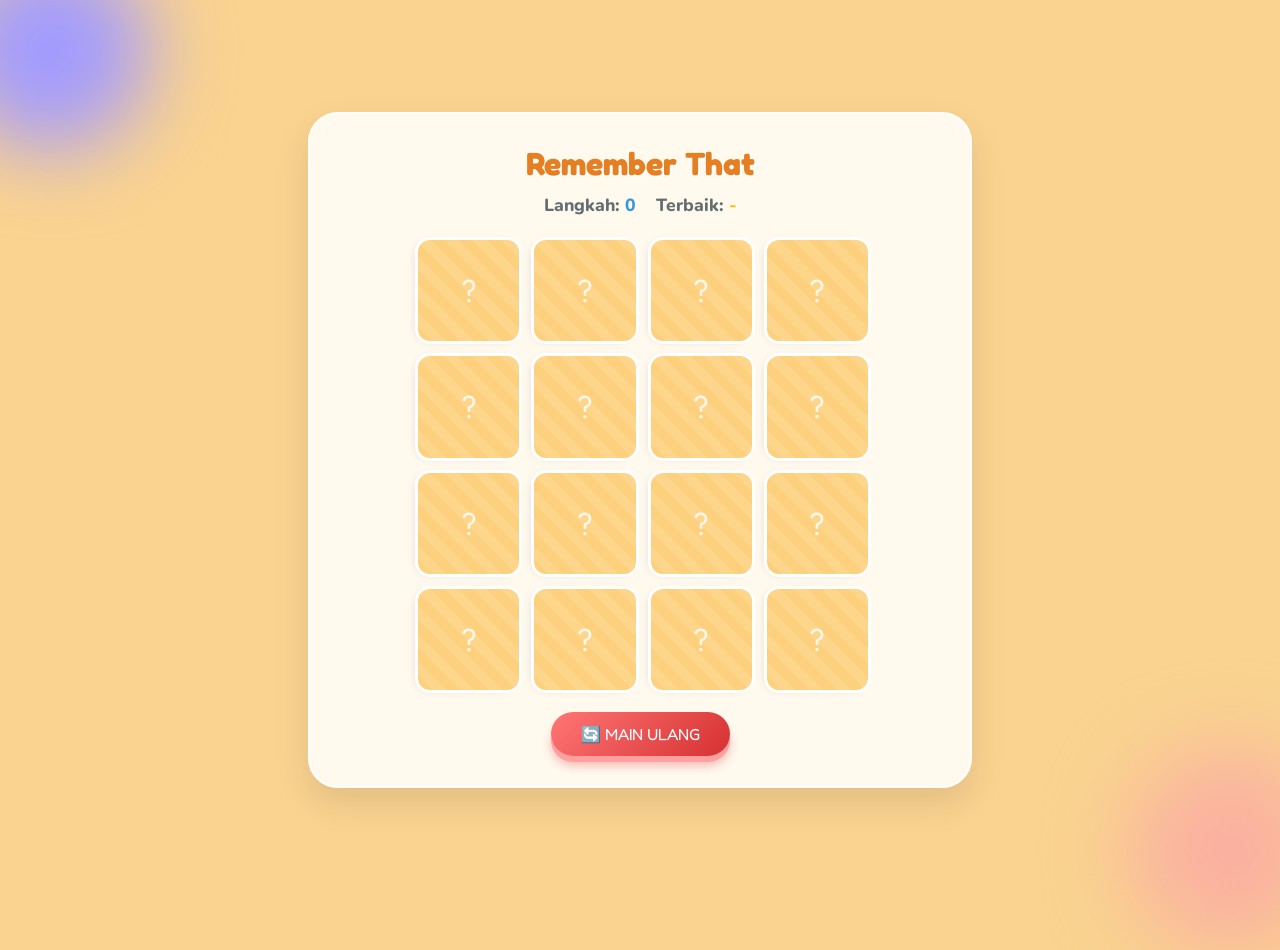
<file: remember-that.html>
<!DOCTYPE html>
<html lang="id">
<head>
    <meta charset="UTF-8">
    <meta name="viewport" content="width=device-width, initial-scale=1.0, maximum-scale=1.0, user-scalable=no">
    <title>Remember That - Playful Edition</title>
    <link href="https://fonts.googleapis.com/css2?family=Fredoka+One&family=Nunito:wght@400;700;900&display=swap" rel="stylesheet">
    <style>
        :root {
            /* Palette Playful */
            --primary: #9b59b6;
            --secondary: #3498db;
            --accent: #f1c40f;
            --card-back: #fdcb6e;
            --card-front: #ffffff;
            --bg-grad-1: #fad390;
            --bg-grad-2: #fad390;
            
            /* Glassmorphism */
            --glass: rgba(255, 255, 255, 0.85);
            --shadow-color: rgba(0, 0, 0, 0.1);
        }

        body {
            font-family: 'Nunito', sans-serif;
            margin: 0;
            padding: 0;
            min-height: 100vh;
            display: flex;
            justify-content: center;
            align-items: center;
            background: linear-gradient(135deg, var(--bg-grad-1), var(--bg-grad-2));
            color: #2d3436;
            overflow-x: hidden;
            padding: 20px;
            box-sizing: border-box;
        }

        /* Background Animasi */
        .bg-shape {
            position: absolute;
            width: 200px; height: 200px;
            background: rgba(255, 255, 255, 0.4);
            border-radius: 50%;
            z-index: -1;
            filter: blur(40px);
        }
        .dec-1 { top: -50px; left: -50px; background: #a29bfe; }
        .dec-2 { bottom: -50px; right: -50px; background: #fab1a0; }

        /* Container Utama */
        .game-wrapper {
            background: var(--glass);
            backdrop-filter: blur(10px);
            -webkit-backdrop-filter: blur(10px);
            border-radius: 30px;
            border: 2px solid white;
            box-shadow: 0 15px 35px var(--shadow-color);
            padding: 30px;
            display: flex;
            flex-direction: column;
            align-items: center;
            max-width: 600px;
            width: 100%;
            position: relative;
        }

        /* Header Info */
        .info {
            text-align: center;
            margin-bottom: 20px;
            width: 100%;
        }
        
        h1 {
            font-family: 'Fredoka One', cursive;
            margin: 0 0 10px 0;
            color: #e67e22; /* <--- PERUBAHAN: Orange Solid */
            font-size: 2rem;
            text-shadow: 2px 2px 0px white;
        }

        .stats-board {
            display: flex;
            justify-content: center;
            gap: 20px;
            font-weight: 800;
            font-size: 1.1rem;
            color: #636e72;
        }
        .stat-box span { color: var(--secondary); }
        .stat-best span { color: var(--accent); }

        /* Grid Game */
        .grid {
            display: grid;
            grid-template-columns: repeat(4, 1fr); /* 4 Kolom Responsif */
            gap: 15px;
            perspective: 1000px;
            width: 100%;
            max-width: 450px; 
        }

        .card {
            background-color: transparent;
            aspect-ratio: 1/1; /* Kotak Sempurna */
            cursor: pointer;
            position: relative;
            transform-style: preserve-3d;
            transition: transform 0.6s cubic-bezier(0.4, 0.0, 0.2, 1);
            border-radius: 15px;
            box-shadow: 0 4px 8px rgba(0,0,0,0.1);
        }

        .card.flip { transform: rotateY(180deg); }

        .face {
            position: absolute;
            width: 100%;
            height: 100%;
            backface-visibility: hidden;
            border-radius: 15px;
            display: flex;
            justify-content: center;
            align-items: center;
            font-size: 2.5rem;
            border: 3px solid white;
        }

        /* Belakang Kartu (Pola) */
        .back {
            background: var(--card-back);
            background-image: repeating-linear-gradient(
                45deg,
                rgba(255,255,255,0.1),
                rgba(255,255,255,0.1) 10px,
                rgba(255,255,255,0.2) 10px,
                rgba(255,255,255,0.2) 20px
            );
            color: white;
            transform: rotateY(0deg);
        }
        /* Icon Tanda Tanya di Belakang */
        .back::after {
            content: "?";
            font-family: 'Fredoka One', cursive;
            font-size: 2rem;
            color: rgba(255,255,255,0.8);
        }

        /* Depan Kartu (Emoji) */
        .front {
            background: var(--card-front);
            color: #333;
            transform: rotateY(180deg);
            box-shadow: inset 0 0 10px rgba(0,0,0,0.05);
        }

        /* Tombol Reset */
        .btn-reset {
            margin-top: 25px;
            background: linear-gradient(135deg, #ff7675, #d63031);
            color: white;
            border: none;
            padding: 12px 30px;
            border-radius: 50px;
            font-family: 'Fredoka One', cursive;
            font-size: 1rem;
            cursor: pointer;
            box-shadow: 0 6px 0 #ff9f9f, 0 10px 10px rgba(214, 48, 49, 0.3);
            transition: transform 0.1s, box-shadow 0.1s;
            text-transform: uppercase;
        }
        .btn-reset:active { transform: translateY(6px); box-shadow: none; }

        /* Overlay Menang */
        #win-overlay {
            position: absolute;
            top: 0; left: 0; width: 100%; height: 100%;
            background: rgba(255,255,255,0.9);
            border-radius: 30px;
            display: flex;
            flex-direction: column;
            justify-content: center;
            align-items: center;
            z-index: 10;
            opacity: 0;
            pointer-events: none;
            transition: opacity 0.3s;
            text-align: center;
        }
        #win-overlay.active { opacity: 1; pointer-events: all; }
        
        .win-title { font-family: 'Fredoka One', cursive; font-size: 2.5rem; color: var(--accent); margin: 0 0 10px 0; }
        .win-msg { font-weight: 700; color: #636e72; font-size: 1.2rem; margin-bottom: 20px; }

        /* Mobile Adjustments */
        @media (max-width: 500px) {
            .grid { gap: 8px; }
            .face { font-size: 1.8rem; border-width: 2px; }
            h1 { font-size: 1.5rem; }
            .btn-reset { padding: 10px 20px; font-size: 0.9rem; }
            .stats-board { font-size: 0.9rem; gap: 10px; }
        }
    </style>
</head>
<body>

    <!-- Background Decoration -->
    <div class="bg-shape dec-1"></div>
    <div class="bg-shape dec-2"></div>

    <div class="game-wrapper">
        
        <div class="info">
            <h1>Remember That</h1>
            <div class="stats-board">
                <div class="stat-box">Langkah: <span id="moves">0</span></div>
                <div class="stat-best">Terbaik: <span id="best-score">-</span></div>
            </div>
        </div>

        <div class="grid" id="gameGrid"></div>
        
        <button class="btn-reset" onclick="resetGame()">🔄 Main Ulang</button>

        <!-- Overlay Menang -->
        <div id="win-overlay">
            <h2 class="win-title">HEBAT!</h2>
            <p class="win-msg" id="win-msg">Selesai dalam 12 langkah</p>
            <button class="btn-reset" onclick="resetGame()">Lagi?</button>
        </div>
    </div>

<script>
    // Data Emoji
    const emojis = ['🍕', '🚀', '🐱', '🌵', '🎸', '🦁', '💎', '🌈'];
    
    // State Game
    let cardsArray = [];
    let grid = document.getElementById('gameGrid');
    let movesDisplay = document.getElementById('moves');
    let bestScoreDisplay = document.getElementById('best-score');
    let winOverlay = document.getElementById('win-overlay');
    let winMsg = document.getElementById('win-msg');
    
    let hasFlippedCard = false;
    let lockBoard = false;
    let firstCard, secondCard;
    let moves = 0;
    let matchedPairs = 0;
    
    // Load Skor Terbaik saat Start
    let bestScore = localStorage.getItem('rememberBestScore');
    if(bestScore) {
        bestScoreDisplay.innerText = bestScore;
    } else {
        bestScoreDisplay.innerText = "-";
    }

    // Inisialisasi Game
    function initGame() {
        // Reset State
        grid.innerHTML = '';
        moves = 0;
        matchedPairs = 0;
        hasFlippedCard = false;
        lockBoard = false;
        movesDisplay.innerText = moves;
        winOverlay.classList.remove('active');

        // Siapkan Kartu (Pasangkan & Acak)
        cardsArray = [...emojis, ...emojis].sort(() => 0.5 - Math.random());

        // Render Kartu ke Grid
        cardsArray.forEach(emoji => {
            const card = document.createElement('div');
            card.classList.add('card');
            card.dataset.emoji = emoji;

            const frontFace = document.createElement('div');
            frontFace.classList.add('face', 'front');
            frontFace.innerText = emoji;

            const backFace = document.createElement('div');
            backFace.classList.add('face', 'back');

            card.appendChild(frontFace);
            card.appendChild(backFace);
            
            card.addEventListener('click', flipCard);
            grid.appendChild(card);
        });
    }

    // Logika Flip Kartu
    function flipCard() {
        if (lockBoard) return;
        if (this === firstCard) return; // Jangan bisa klik kartu yang sama dua kali

        this.classList.add('flip');

        if (!hasFlippedCard) {
            // Kartu Pertama dibuka
            hasFlippedCard = true;
            firstCard = this;
            return;
        }

        // Kartu Kedua dibuka
        secondCard = this;
        moves++;
        movesDisplay.innerText = moves;
        checkForMatch();
    }

    // Cek Cocok atau Tidak
    function checkForMatch() {
        let isMatch = firstCard.dataset.emoji === secondCard.dataset.emoji;

        if (isMatch) {
            disableCards();
        } else {
            unflipCards();
        }
    }

    // Jika Cocok: Matikan klik, cek menang
    function disableCards() {
        firstCard.removeEventListener('click', flipCard);
        secondCard.removeEventListener('click', flipCard);
        
        matchedPairs++;
        
        // Animasi kecil jika cocok (Opsional, visual feedback)
        firstCard.style.borderColor = "#2ecc71";
        secondCard.style.borderColor = "#2ecc71";

        if (matchedPairs === emojis.length) {
            setTimeout(handleWin, 500);
        }
        
        resetBoardLogic();
    }

    // Jika Tidak Cocok: Balik lagi setelah delay
    function unflipCards() {
        lockBoard = true;
        
        // Jeda sebelum menutup kartu
        setTimeout(() => {
            firstCard.classList.remove('flip');
            secondCard.classList.remove('flip');
            resetBoardLogic();
        }, 1000);
    }

    // Reset variabel logika
    function resetBoardLogic() {
        [hasFlippedCard, lockBoard] = [false, false];
        [firstCard, secondCard] = [null, null];
    }

    // Handle Menang
    function handleWin() {
        // Update Skor Terbaik
        // Jika bestScore belum ada (null/undefined) ATAU moves < bestScore
        if (!bestScore || moves < bestScore) {
            bestScore = moves;
            localStorage.setItem('rememberBestScore', bestScore);
            bestScoreDisplay.innerText = bestScore;
            winMsg.innerText = `Rekor Baru! ${moves} Langkah 💖`;
        } else {
            winMsg.innerText = `Selesai dalam ${moves} Langkah`;
        }
        
        winOverlay.classList.add('active');
    }

    // Tombol Reset
    function resetGame() {
        initGame();
    }

    // Mulai Game Saat Load
    initGame();

</script>
</body>
</html>
</file>
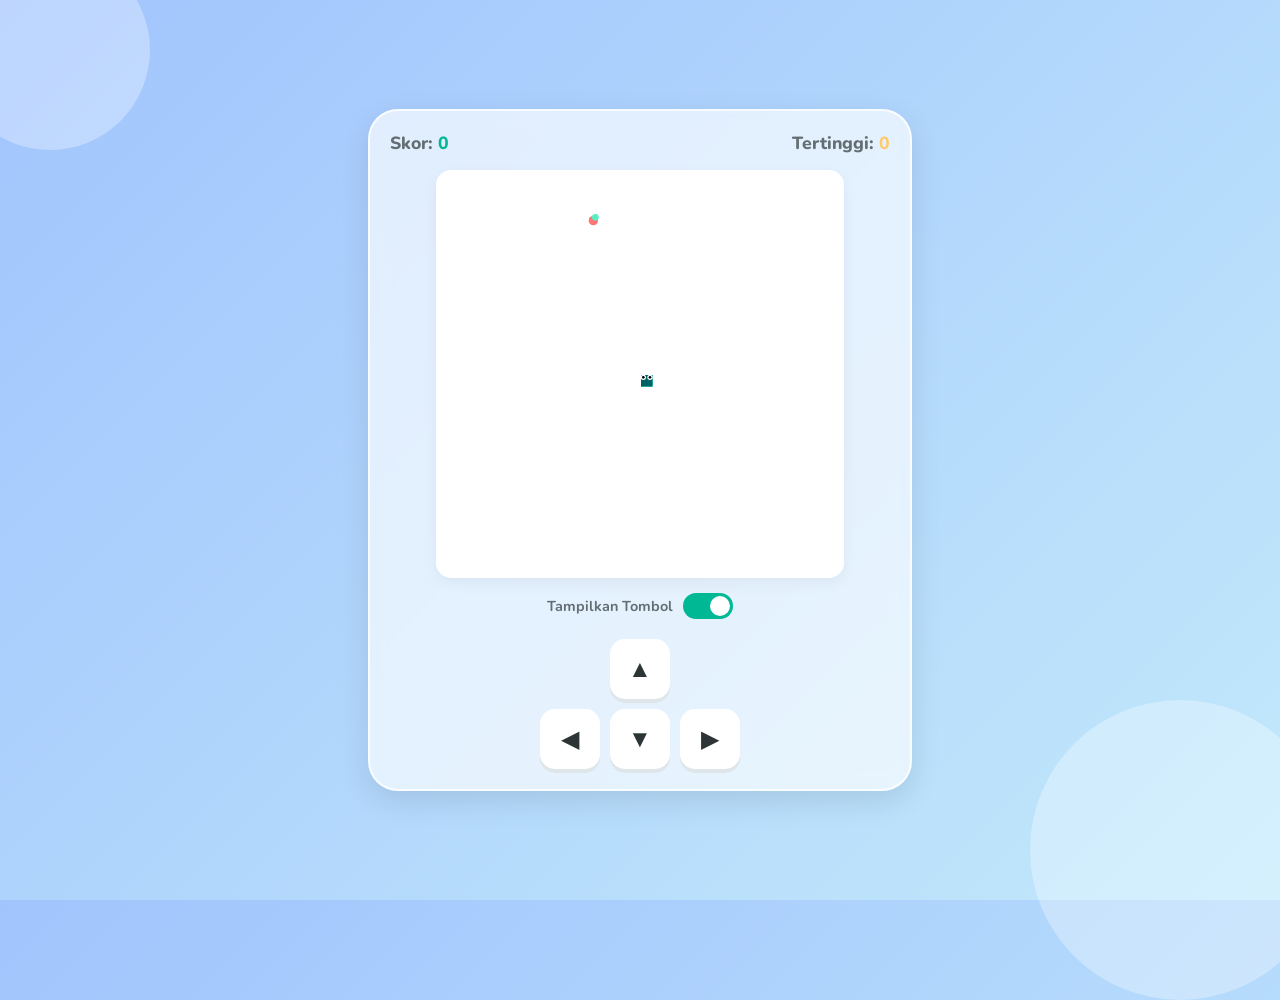
<file: snack-lapar.html>
<!DOCTYPE html>
<html lang="id">
<head>
    <meta charset="UTF-8">
    <meta name="viewport" content="width=device-width, initial-scale=1.0, maximum-scale=1.0, user-scalable=no">
    <title>Snack Lapar - Playful Edition</title>
    <link href="https://fonts.googleapis.com/css2?family=Nunito:wght@400;700;900&display=swap" rel="stylesheet">
    <style>
        :root {
            /* Palette Playful */
            --bg-grad-1: #a1c4fd;
            --bg-grad-2: #c2e9fb;
            --glass-bg: rgba(255, 255, 255, 0.65);
            --glass-border: rgba(255, 255, 255, 0.8);
            --snake-body: #00b894;
            --snake-head: #006266;
            --food-color: #ff7675;
            --shadow-color: rgba(0, 0, 0, 0.1);
            --ui-text: #2d3436;
        }

        body {
            font-family: 'Nunito', sans-serif;
            margin: 0;
            padding: 0;
            min-height: 100vh;
            display: flex;
            justify-content: center;
            align-items: center;
            background: linear-gradient(135deg, var(--bg-grad-1), var(--bg-grad-2));
            color: var(--ui-text);
            overflow: hidden; /* Mencegah scroll saat bermain */
            touch-action: none;
        }

        /* Animasi Background Dekorasi */
        .bg-decoration {
            position: absolute;
            background: rgba(255,255,255,0.3);
            border-radius: 50%;
            z-index: -1;
        }
        .dec-1 { width: 200px; height: 200px; top: -50px; left: -50px; }
        .dec-2 { width: 300px; height: 300px; bottom: -100px; right: -50px; }

        /* Container Utama */
        .game-container {
            width: calc(95% - 40px);
            max-width: 500px;
            background: var(--glass-bg);
            backdrop-filter: blur(10px);
            -webkit-backdrop-filter: blur(10px);
            border-radius: 30px;
            border: 2px solid var(--glass-border);
            box-shadow: 0 10px 30px rgba(0,0,0,0.1);
            padding: 20px;
            display: flex;
            flex-direction: column;
            align-items: center;
            position: relative;
            margin: 20px;
        }

        /* Header Stats */
        .stats-bar {
            display: flex;
            justify-content: space-between;
            width: 100%;
            margin-bottom: 15px;
            font-weight: 800;
            font-size: 1.1rem;
            color: #636e72;
        }
        .score-box span { color: #00b894; }
        .highscore-box span { color: #fdcb6e; }

        /* Canvas Game */
        canvas {
            background-color: #ffffff;
            border-radius: 15px;
            box-shadow: inset 0 0 20px rgba(0,0,0,0.05), 0 5px 15px rgba(0,0,0,0.05);
            border: 4px solid #fff;
            display: block;
            touch-action: none;
        }

        /* UI Overlay (Game Over / Tamat) */
        #ui-overlay {
            position: absolute;
            top: 0; left: 0; width: 100%; height: 100%;
            background: rgba(255,255,255,0.9);
            border-radius: 30px;
            display: flex;
            flex-direction: column;
            justify-content: center;
            align-items: center;
            z-index: 10;
            opacity: 0;
            pointer-events: none;
            transition: opacity 0.3s;
        }
        #ui-overlay.active {
            opacity: 1;
            pointer-events: all;
        }
        #ui-title { font-size: 2rem; font-weight: 900; margin-bottom: 10px; color: #2d3436; }
        #ui-score { font-size: 1.2rem; color: #636e72; margin-bottom: 20px; }
        
        .btn-restart {
            background: linear-gradient(135deg, #00b894, #00cec9);
            color: white;
            border: none;
            padding: 12px 30px;
            border-radius: 50px;
            font-weight: 800;
            font-size: 1rem;
            cursor: pointer;
            box-shadow: 0 6px 0 #00a884, 0 10px 10px rgba(0, 184, 148, 0.3);
            transition: transform 0.1s;
        }
        .btn-restart:active { transform: translateY(6px); box-shadow: none; }

        /* Controls Toggle */
        .controls-toggle {
            margin-top: 15px;
            display: flex;
            align-items: center;
            gap: 10px;
            font-size: 0.9rem;
            font-weight: 700;
            color: #636e72;
        }
        .switch {
            position: relative;
            display: inline-block;
            width: 50px;
            height: 26px;
        }
        .switch input { opacity: 0; width: 0; height: 0; }
        .slider {
            position: absolute;
            cursor: pointer;
            top: 0; left: 0; right: 0; bottom: 0;
            background-color: #ccc;
            transition: .4s;
            border-radius: 34px;
        }
        .slider:before {
            position: absolute;
            content: "";
            height: 20px;
            width: 20px;
            left: 3px;
            bottom: 3px;
            background-color: white;
            transition: .4s;
            border-radius: 50%;
        }
        input:checked + .slider { background-color: #00b894; }
        input:checked + .slider:before { transform: translateX(24px); }

        /* On-Screen Controls (D-Pad) */
        #d-pad {
            margin-top: 20px;
            display: grid;
            grid-template-columns: 60px 60px 60px;
            grid-template-rows: 60px 60px;
            gap: 10px;
            justify-content: center;
            transition: opacity 0.3s;
        }
        #d-pad.hidden { display: none; }

        .d-btn {
            background: white;
            border: none;
            border-radius: 15px;
            box-shadow: 0 4px 0 #dfe6e9;
            cursor: pointer;
            font-size: 1.5rem;
            color: #2d3436;
            display: flex;
            justify-content: center;
            align-items: center;
            user-select: none;
            transition: transform 0.1s, box-shadow 0.1s;
        }
        .d-btn:active { transform: translateY(4px); box-shadow: none; }
        
        .d-up { grid-column: 2; grid-row: 1; }
        .d-left { grid-column: 1; grid-row: 2; }
        .d-down { grid-column: 2; grid-row: 2; }
        .d-right { grid-column: 3; grid-row: 2; }

    </style>
</head>
<body>

<div class="bg-decoration dec-1"></div>
<div class="bg-decoration dec-2"></div>

<div class="game-container">
    
    <div class="stats-bar">
        <div class="score-box">Skor: <span id="score">0</span></div>
        <div class="highscore-box">Tertinggi: <span id="highscore">0</span></div>
    </div>

    <!-- Canvas -->
    <canvas id="gc" width="400" height="400"></canvas>

    <!-- Toggle Kontrol -->
    <div class="controls-toggle">
        <span>Tampilkan Tombol</span>
        <label class="switch">
            <input type="checkbox" id="ctrlToggle" checked onchange="toggleControls()">
            <span class="slider"></span>
        </label>
    </div>

    <!-- D-Pad Buttons -->
    <div id="d-pad">
        <button class="d-btn d-up" ontouchstart="changeDir('up')" onclick="changeDir('up')">▲</button>
        <button class="d-btn d-left" ontouchstart="changeDir('left')" onclick="changeDir('left')">◀</button>
        <button class="d-btn d-down" ontouchstart="changeDir('down')" onclick="changeDir('down')">▼</button>
        <button class="d-btn d-right" ontouchstart="changeDir('right')" onclick="changeDir('right')">▶</button>
    </div>

    <!-- Overlay UI -->
    <div id="ui-overlay">
        <h2 id="ui-title">GAME OVER</h2>
        <p id="ui-score">Skor Akhir: 0</p>
        <button class="btn-restart" onclick="resetGame()">Mulai Ulang ▶</button>
    </div>

</div>

<script>
    window.onload = function() {
        canv = document.getElementById("gc");
        ctx = canv.getContext("2d");
        
        // Event Listeners Keyboard
        document.addEventListener("keydown", keyPush);
        
        // Load High Score
        let savedHigh = localStorage.getItem('snakeHighScore');
        if(savedHigh) document.getElementById('highscore').innerText = savedHigh;

        // Responsive Canvas Size
        resizeCanvas();
        window.addEventListener('resize', resizeCanvas);

        // Start Game
        resetGame();
    }

    // Variabel Game
    let px, py; // Posisi Kepala
    let gs;     // Ukuran Grid
    let tc;     // Jumlah Tile Count (Grid Size)
    let ax, ay; // Posisi Apel
    let xv, yv; // Kecepatan Vector
    let trail = [];
    let tail = 5;
    let score = 0;
    let isGameOver = false;
    let gameLoopTimeout;
    
    // Kecepatan
    let baseSpeed = 120; // Milidetik per frame (makin kecil makin cepat)
    let currentSpeed = baseSpeed;

    function resizeCanvas() {
        // Agar responsif tapi tetap kotak
        let size = Math.min(window.innerWidth * 0.9, 400);
        canv.width = size;
        canv.height = size;
        
        // Recalculate Grid Size
        tc = 30; // 30x30 Matrix (Lebih luas)
        gs = canv.width / tc;
        
        // Redraw jika pause
        if(isGameOver) draw();
    }

    function resetGame() {
        px = py = Math.floor(tc/2); // Mulai di tengah
        xv = yv = 0;
        trail = [];
        tail = 5;
        score = 0;
        currentSpeed = baseSpeed;
        isGameOver = false;
        
        document.getElementById('score').innerText = score;
        document.getElementById('ui-overlay').classList.remove('active');
        
        spawnFood();
        clearTimeout(gameLoopTimeout);
        game();
    }

    function game() {
        if(isGameOver) return;

        // Update Position
        px += xv;
        py += yv;

        // Wall Wrap (Menembus tembok)
        if(px < 0) px = tc-1;
        if(px > tc-1) px = 0;
        if(py < 0) py = tc-1;
        if(py > tc-1) py = 0;

        // Logic Game Loop Recursive untuk mengatur Kecepatan Dinamis
        draw();
        
        // Delay berdasarkan skor (Semakin tinggi skor, delay semakin kecil = makin cepat)
        gameLoopTimeout = setTimeout(game, currentSpeed);
    }

    function draw() {
        // Clear Background
        ctx.fillStyle = "#ffffff";
        ctx.fillRect(0, 0, canv.width, canv.height);

        // Draw Grid Lines (Opsional, tipis)
        ctx.strokeStyle = "#f0f0f0";
        ctx.lineWidth = 1;
        /* 
        for(let i=0; i<tc; i++) {
            ctx.beginPath(); ctx.moveTo(i*gs, 0); ctx.lineTo(i*gs, canv.height); ctx.stroke();
            ctx.beginPath(); ctx.moveTo(0, i*gs); ctx.lineTo(canv.width, i*gs); ctx.stroke();
        }
        */

        // Draw Snake
        for(let i = 0; i < trail.length; i++) {
            // Cek Collision dengan Badan Sendiri (kecuali saat awal spawn saat ular diam)
            // Hanya cek jika ular sedang bergerak
            if((xv !== 0 || yv !== 0) && trail[i].x == px && trail[i].y == py) {
                triggerGameOver("Game Over!", score);
                return;
            }

            // Set Warna
            if (i === trail.length - 1) {
                ctx.fillStyle = "#006266"; // Warna Kepala
            } else {
                ctx.fillStyle = "#00b894"; // Warna Badan
            }

            // Draw Block Body (Agar ada sedikit jarak antar sel)
            ctx.fillRect(trail[i].x * gs + 1, trail[i].y * gs + 1, gs - 2, gs - 2);

            // Draw Eyes (Khusus Kepala)
            if (i === trail.length - 1) {
                drawEyes(trail[i].x * gs, trail[i].y * gs, xv, yv);
            }
        }

        // Update Tail
        trail.push({x:px, y:py});
        while(trail.length > tail) {
            trail.shift();
        }

        // Check Makan Apel
        if(ax == px && ay == py) {
            tail++;
            score++;
            
            // Update Kecepatan (Makin cepat)
            // Minimal speed 50ms
            currentSpeed = Math.max(50, baseSpeed - (score * 2)); 
            
            document.getElementById('score').innerText = score;
            
            // Cek Game Tamat (Papan Penuh)
            if(tail === tc * tc) {
                triggerGameOver("Game Tamat!", score);
            } else {
                spawnFood();
            }
        }

        // Draw Apel
        ctx.fillStyle = "#ff7675";
        // Gambar lingkaran agar lebih imut
        ctx.beginPath();
        ctx.arc(ax * gs + gs/2, ay * gs + gs/2, gs/2 - 2, 0, Math.PI*2);
        ctx.fill();
        
        // Daun apel
        ctx.fillStyle = "#55efc4";
        ctx.beginPath();
        ctx.arc(ax * gs + gs/2 + 2, ay * gs + gs/4, gs/4, 0, Math.PI*2);
        ctx.fill();
    }

    function drawEyes(x, y, dx, dy) {
        ctx.fillStyle = "white";
        let eyeOffset = gs / 4;
        let eyeSize = gs / 5;

        let leftEyeX = x + eyeOffset;
        let leftEyeY = y + eyeOffset;
        let rightEyeX = x + gs - eyeOffset;
        let rightEyeY = y + eyeOffset;

        // Default arah mata (menghadap depan)
        if(dx === 1) { // Kanan
            leftEyeX += 2; rightEyeX += 2;
        } else if (dx === -1) { // Kiri
            leftEyeX -= 2; rightEyeX -= 2;
        } else if (dy === 1) { // Bawah
            leftEyeY += 2; rightEyeY += 2;
        } else if (dy === -1) { // Atas
            leftEyeY -= 2; rightEyeY -= 2;
        }

        // Mata Putih
        ctx.beginPath(); ctx.arc(leftEyeX, leftEyeY, eyeSize, 0, Math.PI*2); ctx.fill();
        ctx.beginPath(); ctx.arc(rightEyeX, rightEyeY, eyeSize, 0, Math.PI*2); ctx.fill();

        // Pupils Hitam
        ctx.fillStyle = "black";
        let pupilSize = eyeSize / 2;
        ctx.beginPath(); ctx.arc(leftEyeX + dx, leftEyeY + dy, pupilSize, 0, Math.PI*2); ctx.fill();
        ctx.beginPath(); ctx.arc(rightEyeX + dx, rightEyeY + dy, pupilSize, 0, Math.PI*2); ctx.fill();
    }

    function spawnFood() {
        let valid = false;
        while(!valid) {
            ax = Math.floor(Math.random() * tc);
            ay = Math.floor(Math.random() * tc);
            
            valid = true;
            // Cek apakah muncul di badan ular
            for(let t of trail) {
                if(t.x === ax && t.y === ay) {
                    valid = false;
                    break;
                }
            }
            // Cek apakah muncul di kepala (mungkin jarang tapi mungkin)
            if(px === ax && py === ay) valid = false;
        }
    }

    function keyPush(evt) {
        if(isGameOver) return;
        switch(evt.keyCode) {
            case 37: changeDir('left'); break;
            case 38: changeDir('up'); break;
            case 39: changeDir('right'); break;
            case 40: changeDir('down'); break;
        }
    }

    function changeDir(dir) {
        if(isGameOver) return;
        
        // Mencegah ular berbalik arah langsung (misal lagi ke kanan, gak boleh langsung ke kiri)
        switch(dir) {
            case 'left':  if(xv !== 1) { xv = -1; yv = 0; } break;
            case 'up':    if(yv !== 1) { xv = 0; yv = -1; } break;
            case 'right': if(xv !== -1) { xv = 1; yv = 0; } break;
            case 'down':  if(yv !== -1) { xv = 0; yv = 1; } break;
        }
    }

    function triggerGameOver(msg, finalScore) {
        isGameOver = true;
        clearTimeout(gameLoopTimeout);
        
        // Update High Score
        let currentHigh = parseInt(document.getElementById('highscore').innerText);
        if(finalScore > currentHigh) {
            currentHigh = finalScore;
            localStorage.setItem('snakeHighScore', currentHigh);
            document.getElementById('highscore').innerText = currentHigh;
        }

        document.getElementById('ui-title').innerText = msg;
        document.getElementById('ui-score').innerText = "Skor Akhir: " + finalScore;
        document.getElementById('ui-overlay').classList.add('active');
    }

    function toggleControls() {
        const dpad = document.getElementById('d-pad');
        const toggle = document.getElementById('ctrlToggle');
        if(toggle.checked) {
            dpad.classList.remove('hidden');
        } else {
            dpad.classList.add('hidden');
        }
    }
</script>

</body>
</html>
</file>
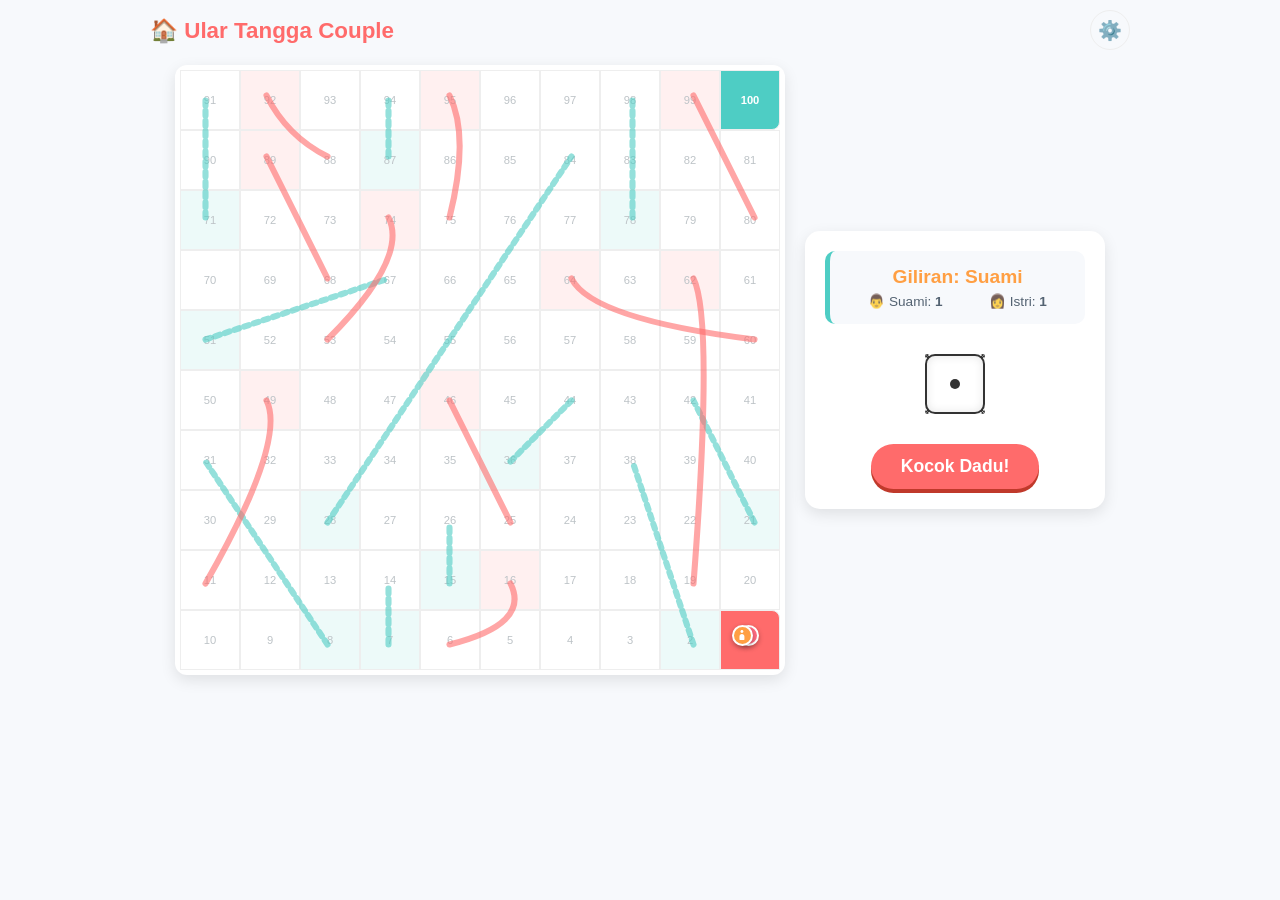
<file: ular-tangga-couple.html>
<!DOCTYPE html>
<html lang="id">
<head>
    <meta charset="UTF-8">
    <meta name="viewport" content="width=device-width, initial-scale=1.0, maximum-scale=1.0, user-scalable=no">
    <title>Ular Tangga Couple</title>
    <style>
        /* --- CSS VARIABLES (Dark/Light Support) --- */
        :root {
            --primary: #FF6B6B;
            --secondary: #4ECDC4;
            --text-main: #2C3E50;
            --bg-body: #F7F9FC;
            --card-bg: #ffffff;
            --board-bg: #ffffff;
            --border-color: #eee;
            --square-text: #bdc3c7;
            --dice-bg: #ffffff;
            --dice-border: #333;
            --dot-color: #333;
            --shadow-color: rgba(0,0,0,0.1);
            
            /* Player Colors */
            --p1-color: #FF9F43; 
            --p2-color: #FF6B81; 
            
            --square-size: clamp(28px, 8vw, 60px);
            --dice-size: 60px;
        }

        /* Dark Mode Override */
        @media (prefers-color-scheme: dark) {
            :root {
                --text-main: #ecf0f1;
                --bg-body: #121212;
                --card-bg: #1e1e1e;
                --board-bg: #1e1e1e;
                --border-color: #333;
                --square-text: #7f8c8d;
                --dice-bg: #2c2c2c;
                --dice-border: #555;
                --dot-color: #ecf0f1;
                --shadow-color: rgba(0,0,0,0.4);
            }
            .square { border-color: #333; }
            .cube__face { background: var(--dice-bg); border-color: var(--dice-border); box-shadow: inset 0 0 5px rgba(0,0,0,0.5); }
            .dot { background-color: var(--dot-color); }
        }

        * { box-sizing: border-box; margin: 0; padding: 0; font-family: 'Segoe UI', sans-serif; -webkit-tap-highlight-color: transparent; }

        body {
            background-color: var(--bg-body);
            color: var(--text-main);
            display: flex;
            flex-direction: column;
            align-items: center;
            min-height: 100vh;
            padding: 10px;
            overflow-x: hidden;
            transition: background-color 0.3s, color 0.3s;
        }

        header { width: 100%; max-width: 1000px; display: flex; justify-content: space-between; align-items: center; margin-bottom: 15px; padding: 0 10px; }
        h1 { font-size: 1.4rem; color: var(--primary); }
        .btn-settings {
            background: var(--bg-body); border: 1px solid var(--border-color); 
            width: 40px; height: 40px; border-radius: 50%; cursor: pointer; 
            font-size: 1.2rem; display: flex; align-items: center; justify-content: center;
            color: var(--text-main);
        }

        /* GAME CONTAINER */
        .game-container {
            display: flex;
            gap: 20px;
            flex-wrap: wrap;
            justify-content: center;
            align-items: flex-start;
            width: 100%;
            max-width: 1000px;
        }

        @media (min-width: 768px) {
            .game-container { flex-direction: row; align-items: center; justify-content: center; }
            .board-wrapper { order: 1; }
            .controls { order: 2; }
        }

        /* BOARD */
        .board-wrapper {
            position: relative;
            padding: 5px;
            background: var(--board-bg);
            border-radius: 12px;
            box-shadow: 0 5px 15px var(--shadow-color);
            user-select: none;
        }

        .board {
            display: grid;
            grid-template-columns: repeat(10, var(--square-size));
            grid-template-rows: repeat(10, var(--square-size));
            position: relative;
        }

        .square {
            border: 1px solid var(--border-color);
            display: flex;
            justify-content: center;
            align-items: center;
            font-size: 0.7rem;
            color: var(--square-text);
            position: relative;
        }
        .square[data-num="100"] { background-color: var(--secondary) !important; color: white; border-radius: 0 0 8px 0; font-weight: bold; }
        .square[data-num="1"] { background-color: var(--primary) !important; color: white; border-radius: 0 8px 0 0; font-weight: bold; }
        .square[data-type="ladder"] { background-color: rgba(78, 205, 196, 0.1); }
        .square[data-type="snake"] { background-color: rgba(255, 107, 107, 0.1); }

        /* TOKENS */
        .player-token {
            position: absolute;
            width: calc(var(--square-size) * 0.35);
            height: calc(var(--square-size) * 0.35);
            border-radius: 50%;
            z-index: 10;
            box-shadow: 0 2px 5px rgba(0,0,0,0.3);
            border: 2px solid white;
            display: flex;
            justify-content: center;
            align-items: center;
            transition: top 0.3s linear, left 0.3s linear; 
        }
        .player-token svg { width: 70%; height: 70%; fill: white; }
        .p1-token { background-color: var(--p1-color); top: 30%; left: 30%; z-index: 11; } 
        .p2-token { background-color: var(--p2-color); top: 30%; right: 30%; }

        /* SVG OVERLAY */
        .svg-overlay { position: absolute; top: 0; left: 0; width: 100%; height: 100%; pointer-events: none; z-index: 1; }

        /* CONTROLS */
        .controls {
            flex: 0 0 300px;
            width: 100%;
            background: var(--card-bg);
            padding: 20px;
            border-radius: 15px;
            box-shadow: 0 5px 15px var(--shadow-color);
            display: flex;
            flex-direction: column;
            gap: 20px;
            align-items: center;
        }

        .status-card {
            width: 100%;
            text-align: center;
            background: var(--bg-body);
            padding: 15px;
            border-radius: 10px;
            border-left: 5px solid var(--secondary);
        }
        .current-turn { font-size: 1.2rem; font-weight: bold; margin-bottom: 5px; }
        .position-display { font-size: 0.85rem; opacity: 0.8; display: flex; justify-content: space-around; }

        /* 3D DICE */
        .dice-scene { width: var(--dice-size); height: var(--dice-size); perspective: 400px; margin: 10px auto; }
        .cube { 
            width: 100%; height: 100%; position: relative; transform-style: preserve-3d; 
            transform: translateZ(-30px); 
            transition: transform 1s cubic-bezier(0.2, 0.8, 0.2, 1); 
        }
        .cube.rolling { animation: spin 0.4s infinite linear; }
        
        @keyframes spin { 
            0% { transform: translateZ(-30px) rotateX(0deg) rotateY(0deg) rotateZ(0deg); } 
            100% { transform: translateZ(-30px) rotateX(360deg) rotateY(360deg) rotateZ(360deg); } 
        }
        
        .cube__face { 
            position: absolute; width: var(--dice-size); height: var(--dice-size); 
            background: var(--dice-bg); border: 2px solid var(--dice-border); border-radius: 10px; 
            box-shadow: inset 0 0 10px rgba(0,0,0,0.1);
            display: grid; grid-template-columns: repeat(3, 1fr); grid-template-rows: repeat(3, 1fr); padding: 8px;
        }

        /* Dot Styles */
        .dot { background-color: var(--dot-color); border-radius: 50%; width: 80%; height: 80%; justify-self: center; align-self: center; }
        .p1 { grid-area: 1 / 1; } .p2 { grid-area: 1 / 2; } .p3 { grid-area: 1 / 3; }
        .p4 { grid-area: 2 / 1; } .p5 { grid-area: 2 / 2; } .p6 { grid-area: 2 / 3; }
        .p7 { grid-area: 3 / 1; } .p8 { grid-area: 3 / 2; } .p9 { grid-area: 3 / 3; }

        .cube__face--1 { transform: rotateY(0deg) translateZ(30px); }
        .cube__face--2 { transform: rotateY(90deg) translateZ(30px); }
        .cube__face--3 { transform: rotateY(180deg) translateZ(30px); }
        .cube__face--4 { transform: rotateY(-90deg) translateZ(30px); }
        .cube__face--5 { transform: rotateX(90deg) translateZ(30px); }
        .cube__face--6 { transform: rotateX(-90deg) translateZ(30px); }

        .btn-roll { background-color: var(--primary); color: white; border: none; padding: 12px 30px; border-radius: 25px; font-size: 1.1rem; font-weight: bold; cursor: pointer; transition: 0.2s; box-shadow: 0 4px 0 #c0392b; }
        .btn-roll:active { transform: translateY(4px); box-shadow: 0 0 0 #c0392b; }
        .btn-roll:disabled { background-color: #95a5a6; box-shadow: none; cursor: not-allowed; transform: none; }

        /* TOAST */
        #toast-container {
            position: fixed; top: 80px; left: 50%; transform: translateX(-50%);
            display: flex; flex-direction: column; gap: 10px; z-index: 50;
            width: 90%; max-width: 350px; pointer-events: none;
        }
        .toast {
            background: var(--text-main); color: var(--bg-body); padding: 12px 20px;
            border-radius: 30px; text-align: center; font-size: 0.95rem;
            animation: slideIn 0.3s ease-out; box-shadow: 0 4px 10px rgba(0,0,0,0.2);
            display: flex; align-items: center; justify-content: center; gap: 10px;
        }
        @keyframes slideIn { from { transform: translateY(-20px); opacity: 0; } to { transform: translateY(0); opacity: 1; } }

        /* MODALS */
        .modal-overlay {
            position: fixed; top: 0; left: 0; width: 100%; height: 100%;
            background: rgba(0,0,0,0.6); display: flex; justify-content: center; align-items: center;
            z-index: 100; opacity: 0; pointer-events: none; transition: opacity 0.3s; backdrop-filter: blur(3px);
        }
        .modal-overlay.active { opacity: 1; pointer-events: all; }
        .modal {
            background: var(--card-bg); width: 90%; max-width: 400px; padding: 25px; border-radius: 20px;
            text-align: center; transform: translateY(20px); transition: transform 0.3s;
            box-shadow: 0 10px 30px rgba(0,0,0,0.2);
            color: var(--text-main);
        }
        .modal-overlay.active .modal { transform: translateY(0); }
        
        .modal-icon { font-size: 3rem; margin-bottom: 10px; display: block; }
        .modal h2 { color: var(--primary); margin-bottom: 10px; font-size: 1.4rem; }
        .modal-content-text { font-size: 1rem; margin-bottom: 20px; line-height: 1.5; min-height: 60px; display: flex; align-items: center; justify-content: center; text-align: center; }
        
        /* Inputs */
        .input-group { margin-bottom: 15px; text-align: left; }
        .input-group label { display: block; margin-bottom: 5px; font-size: 0.9rem; font-weight: bold; }
        .api-input { width: 100%; padding: 10px; border: 1px solid var(--border-color); border-radius: 8px; background: var(--bg-body); color: var(--text-main); }

        .choice-buttons, .action-buttons { display: flex; gap: 10px; justify-content: center; }
        .btn { padding: 12px 20px; border: none; border-radius: 10px; font-weight: bold; cursor: pointer; flex: 1; font-size: 0.9rem; transition: 0.2s; color: white; }
        .btn-truth { background: #54a0ff; }
        .btn-dare { background: #ff9f43; }
        .btn-continue { background: var(--secondary); width: 100%; }
        .btn-save { background: var(--primary); }
        .btn:hover { filter: brightness(1.1); transform: translateY(-2px); }

        .ai-loading { font-style: italic; opacity: 0.7; animation: pulse 1.5s infinite; }
        @keyframes pulse { 0% { opacity: 0.5; } 50% { opacity: 1; } 100% { opacity: 0.5; } }

    </style>
</head>
<body>

    <header>
        <h1>🏠 Ular Tangga Couple</h1>
        <button class="btn-settings" onclick="openSettings()">⚙️</button>
    </header>

    <!-- NOTIFICATION AREA -->
    <div id="toast-container"></div>

    <main class="game-container">
        <!-- PAPAN (Kiri Desktop) -->
        <div class="board-wrapper">
            <div class="board" id="board"></div>
            <svg class="svg-overlay" id="svgOverlay" viewBox="0 0 600 600" preserveAspectRatio="none"></svg>
            
            <div id="p1Token" class="player-token p1-token">
                <svg viewBox="0 0 24 24"><path d="M12 2C13.657 2 15 3.343 15 5C15 6.657 13.657 8 12 8C10.343 8 9 6.657 9 5C9 3.343 10.343 2 12 2ZM12 10C14.757 10 17 12.243 17 15V21C17 21.552 16.552 22 16 22H8C7.448 22 7 21.552 7 21V15C7 12.243 9.243 10 12 10Z"/></svg>
            </div>
            <div id="p2Token" class="player-token p2-token">
                <svg viewBox="0 0 24 24"><path d="M12 2C14.21 2 16 3.79 16 6C16 8.21 14.21 10 12 10C9.79 10 8 8.21 8 6C8 3.79 9.79 2 12 2ZM12 12C14.67 12 17.09 13.03 18.82 14.68C18.3 14.89 17.74 15 17.16 15C16.39 15 15.65 14.82 14.96 14.48C14.06 14.05 13.05 13.82 12 13.82C10.95 13.82 9.94 14.05 9.04 14.48C8.35 14.82 7.61 15 6.84 15C6.26 15 5.7 14.89 5.18 14.68C6.91 13.03 9.33 12 12 12Z"/></svg>
            </div>
        </div>

        <!-- KONTROL (Kanan Desktop) -->
        <aside class="controls">
            <div class="status-card">
                <div class="current-turn" id="turnIndicator" style="color: var(--p1-color)">
                    Giliran: Suami
                </div>
                <div class="position-display">
                    <span>👨 Suami: <b id="p1Pos">1</b></span>
                    <span>👩 Istri: <b id="p2Pos">1</b></span>
                </div>
            </div>

            <div class="dice-scene">
                <div class="cube" id="diceCube">
                    <!-- Face 1 -->
                    <div class="cube__face cube__face--1"><div class="dot p5"></div></div>
                    <!-- Face 2 -->
                    <div class="cube__face cube__face--2"><div class="dot p1"></div><div class="dot p9"></div></div>
                    <!-- Face 3 -->
                    <div class="cube__face cube__face--3"><div class="dot p1"></div><div class="dot p5"></div><div class="dot p9"></div></div>
                    <!-- Face 4 -->
                    <div class="cube__face cube__face--4"><div class="dot p1"></div><div class="dot p3"></div><div class="dot p7"></div><div class="dot p9"></div></div>
                    <!-- Face 5 -->
                    <div class="cube__face cube__face--5"><div class="dot p1"></div><div class="dot p3"></div><div class="dot p5"></div><div class="dot p7"></div><div class="dot p9"></div></div>
                    <!-- Face 6 -->
                    <div class="cube__face cube__face--6"><div class="dot p1"></div><div class="dot p4"></div><div class="dot p7"></div><div class="dot p3"></div><div class="dot p6"></div><div class="dot p9"></div></div>
                </div>
            </div>
            
            <button class="btn-roll" id="rollBtn" onclick="playTurn()">Kocok Dadu!</button>
        </aside>
    </main>

    <!-- MODAL SETTINGS -->
    <div class="modal-overlay" id="settingsModal">
        <div class="modal">
            <span class="modal-icon">⚙️</span>
            <h2>Pengaturan AI</h2>
            <div class="input-group">
                <label>API Token Hugging Face</label>
                <input type="password" id="apiKeyInput" class="api-input" placeholder="hf_xxxxxxxxxxxxxxxxxxxxx">
                <small style="color:#666; display:block; margin-top:5px;">Token hanya untuk fitur Truth. Dare manual.</small>
            </div>
            <div class="action-buttons">
                <button class="btn btn-save" onclick="saveSettings()">Simpan</button>
                <button class="btn" style="background:#95a5a6" onclick="closeModal('settingsModal')">Tutup</button>
            </div>
        </div>
    </div>

    <!-- MODAL GAME -->
    <div class="modal-overlay" id="gameModal">
        <div class="modal">
            <span class="modal-icon" id="modalIcon">🤔</span>
            <h2 id="modalTitle">Pilihan!</h2>
            
            <div class="modal-content-text" id="modalText">
                Pilih Truth atau Dare
            </div>
            
            <div class="choice-buttons" id="choiceButtons">
                <button class="btn btn-truth" onclick="handleChoice('truth')">TRUTH</button>
                <button class="btn btn-dare" onclick="handleChoice('dare')">DARE</button>
            </div>

            <div class="action-buttons" id="continueContainer" style="display:none;">
                <button class="btn btn-continue" onclick="closeModal('gameModal')">Lanjut</button>
            </div>
        </div>
    </div>

    <script>
        // --- KONFIGURASI ---
        const snakes = { 16: 6, 46: 25, 49: 11, 62: 19, 64: 60, 74: 53, 89: 68, 92: 88, 95: 75, 99: 80 };
        const ladders = { 2: 38, 7: 14, 8: 31, 15: 26, 21: 42, 28: 84, 36: 44, 51: 67, 71: 91, 78: 98, 87: 94 };
        
        let players = [
            { id: 1, name: "Suami", pos: 1, color: "var(--p1-color)" },
            { id: 2, name: "Istri", pos: 1, color: "var(--p2-color)" }
        ];
        let turn = 0; 
        let isRolling = false;
        let lastRollResult = 0;

        // --- API TOKEN MANAGEMENT ---
        let hfToken = localStorage.getItem('hf_token') || "";

        function openSettings() {
            document.getElementById('apiKeyInput').value = hfToken;
            document.getElementById('settingsModal').classList.add('active');
        }

        function saveSettings() {
            const input = document.getElementById('apiKeyInput').value.trim();
            if(input.startsWith('hf_')) {
                hfToken = input;
                localStorage.setItem('hf_token', hfToken);
                showToast("API Token tersimpan!", '✅');
                closeModal('settingsModal');
            } else {
                alert("Format token salah (harus dimulai dengan 'hf_')");
            }
        }

        // --- INIT BOARD ---
        const boardEl = document.getElementById('board');
        function createBoard() {
            boardEl.innerHTML = '';
            for (let row = 10; row >= 1; row--) {
                let rowNumbers = [];
                for(let i = (row-1)*10 + 1; i <= row*10; i++) rowNumbers.push(i);
                if (row % 2 !== 0) rowNumbers.reverse();

                rowNumbers.forEach(num => {
                    const div = document.createElement('div');
                    div.className = 'square';
                    div.dataset.num = num;
                    div.id = `sq-${num}`;
                    div.innerText = num;
                    if(snakes[num]) div.dataset.type = "snake";
                    if(ladders[num]) div.dataset.type = "ladder";
                    boardEl.appendChild(div);
                });
            }
            updatePos(1, 1);
            updatePos(2, 1);
        }

        function updatePos(pid, pos) {
            const sq = document.getElementById(`sq-${pos}`);
            const token = document.getElementById(pid === 1 ? 'p1Token' : 'p2Token');
            if(!sq || !token) return;

            const boardRect = boardEl.getBoundingClientRect();
            const sqRect = sq.getBoundingClientRect();
            
            const top = sqRect.top - boardRect.top + (sqRect.height / 2) - (token.offsetHeight / 2);
            const left = sqRect.left - boardRect.left + (sqRect.width / 2) - (token.offsetWidth / 2);
            const finalLeft = pid === 1 ? left - 3 : left + 3;

            token.style.top = `${top}px`;
            token.style.left = `${finalLeft}px`;
        }

        function drawLines() {
            setTimeout(() => {
                const svg = document.getElementById('svgOverlay');
                let html = '';
                const line = (s, e, c, type) => {
                    const elS = document.getElementById(`sq-${s}`);
                    const elE = document.getElementById(`sq-${e}`);
                    if(!elS || !elE) return '';
                    const x1 = (elS.offsetLeft + elS.offsetWidth/2);
                    const y1 = (elS.offsetTop + elS.offsetHeight/2);
                    const x2 = (elE.offsetLeft + elE.offsetWidth/2);
                    const y2 = (elE.offsetTop + elE.offsetHeight/2);
                    if(type === 'ladder') return `<line x1="${x1}" y1="${y1}" x2="${x2}" y2="${y2}" stroke="${c}" stroke-width="6" stroke-dasharray="5,5" stroke-linecap="round" opacity="0.6"/>`;
                    return `<path d="M ${x1} ${y1} Q ${x1+20} ${y1+40}, ${x2} ${y2}" stroke="${c}" stroke-width="6" fill="none" stroke-linecap="round" opacity="0.6"/>`;
                };
                for(const [s,e] of Object.entries(ladders)) html += line(s,e,'#4ECDC4','ladder');
                for(const [s,e] of Object.entries(snakes)) html += line(s,e,'#FF6B6B','snake');
                svg.innerHTML = html;
                svg.setAttribute('viewBox', `0 0 ${boardEl.offsetWidth} ${boardEl.offsetHeight}`);
            }, 100);
        }

        function showToast(message, icon = '') {
            const container = document.getElementById('toast-container');
            const toast = document.createElement('div');
            toast.className = 'toast';
            toast.innerHTML = `<span>${icon}</span> <span>${message}</span>`;
            container.appendChild(toast);
            setTimeout(() => {
                toast.style.opacity = '0';
                toast.style.transform = 'translateY(-20px)';
                setTimeout(() => toast.remove(), 300);
            }, 2500);
        }

        const delay = ms => new Promise(res => setTimeout(res, ms));

        async function playTurn() {
            if(isRolling) return;
            isRolling = true;
            document.getElementById('rollBtn').disabled = true;
            
            const cube = document.getElementById('diceCube');
            cube.classList.add('rolling');
            
            const steps = Math.floor(Math.random() * 6) + 1;
            lastRollResult = steps;
            
            await delay(600);
            cube.classList.remove('rolling');
            
            let x = 0, y = 0;
            switch(steps) {
                case 1: x = 0; y = 0; break;
                case 2: x = 0; y = -90; break; 
                case 3: x = 0; y = -180; break;
                case 4: x = 0; y = 90; break;
                case 5: x = -90; y = 0; break;
                case 6: x = 90; y = 0; break;
            }
            
            cube.style.transform = `translateZ(-30px) rotateX(${x + 720}deg) rotateY(${y + 720}deg)`;

            await delay(1000); 
            // showToast(`${players[turn].name} dapat angka ${steps}`, '🎲');

            await delay(500); 
            await animateWalk(players[turn], steps);
        }

        async function animateWalk(player, steps) {
            let current = player.pos;
            let target = current + steps;
            if(target > 100) {
                const excess = target - 100;
                target = 100 - excess;
                // showToast("Kelebihan! Mundur...", '🚫');
            }

            while(current !== target) {
                current += (target > current) ? 1 : -1;
                player.pos = current;
                updatePos(player.id, current);
                document.getElementById(player.id === 1 ? 'p1Pos' : 'p2Pos').innerText = current;
                await delay(300); 
            }

            await checkSpecial(player, lastRollResult);
        }

        async function checkSpecial(player, rollValue) {
            let special = false;
            let type = '';
            let newPos = player.pos;

            if(snakes[player.pos]) {
                newPos = snakes[player.pos];
                special = true; type = 'snake';
                // showToast(`🐍 Oh no! Turun ke ${newPos}`);
            } else if(ladders[player.pos]) {
                newPos = ladders[player.pos];
                special = true; type = 'ladder';
                // showToast(`🪢 Yey! Naik ke ${newPos}`);
            }

            if(special) {
                await delay(500);
                player.pos = newPos;
                updatePos(player.id, newPos);
                document.getElementById(player.id === 1 ? 'p1Pos' : 'p2Pos').innerText = newPos;
                await delay(800); 
                openModal(player, type, rollValue);
            } else {
                handleTurnConclusion(rollValue);
            }
        }

        // --- AI: HUGGING FACE ROUTER (HANYA UNTUK TRUTH) ---
        async function query(data) {
            if (!hfToken) {
                throw new Error("Token Belum Diisi");
            }

            const response = await fetch(
                "https://router.huggingface.co/v1/chat/completions",
                {
                    headers: {
                        Authorization: `Bearer ${hfToken}`,
                        "Content-Type": "application/json",
                    },
                    method: "POST",
                    body: JSON.stringify(data),
                }
            );
            
            if (!response.ok) {
                const errData = await response.json();
                throw new Error(errData.error?.message || "Gagal menghubungi AI");
            }
            
            const result = await response.json();
            return result;
        }

        // --- MODAL LOGIC ---
        let currentModalPlayer = null;

        async function openModal(player, type, rollValue) {
            currentModalPlayer = player;
            const modal = document.getElementById('gameModal');
            const title = document.getElementById('modalTitle');
            const icon = document.getElementById('modalIcon');
            const text = document.getElementById('modalText');
            const choices = document.getElementById('choiceButtons');
            const cont = document.getElementById('continueContainer');

            modal.classList.add('active');
            choices.style.display = 'flex';
            cont.style.display = 'none';
            
            // Reset View saat buka modal
            text.style.display = 'flex';
            text.innerText = `Ini tantangan khusus untuk ${player.name}! Pilih Truth atau Dare:`;

            const targetText = type === 'snake' ? "Hukuman" : "Bonus";
            icon.innerText = type === 'snake' ? '🐍' : '🪜';
            title.innerText = `${targetText} Khusus!`;
            title.style.color = type === 'snake' ? "#FF6B6B" : "#4ECDC4";
        }

        async function handleChoice(choice) {
            const textEl = document.getElementById('modalText');
            const titleEl = document.getElementById('modalTitle');
            const choices = document.getElementById('choiceButtons');
            const cont = document.getElementById('continueContainer');

            choices.style.display = 'none';

            const partner = players[turn === 0 ? 1 : 0].name;
            const player = players[turn].name;

            if (choice === 'truth') {
                // --- LOGIKA TRUTH (PAKAI AI) ---
                titleEl.innerText = "❓ Truth Question";
                titleEl.style.color = "#54a0ff";
                textEl.innerHTML = '<div class="ai-loading">Loading ...</div>';
                textEl.style.display = 'flex';
                cont.style.display = 'none'; // Sembunyikan lanjut sampai AI selesai

                let systemPrompt = "Kamu adalah Game Master untuk pasangan suami istri. Fokus pada hal-hal yang menyenangkan, romantis, dan lucu.";
                let userPrompt = `
                Buat 1 pertanyaan Truth tentang pasangan.
                Nama Pem bertanya: ${player}.
                Nama Pasangan: ${partner}.
                
                ATURAN PENTING:
                1. Pertanyaan harus MANIS, LUCU, atau ROMANTIS ringan.
                2. JANGAN bertanya hal berat, masalah, atau hal pribadi yang sensitif.
                3. Tanyakan hal sederhana seperti kebiasaan lucu, makanan favorit, atau momen manis.
                4. Jawaban SINGKAT (maksimal 1 kalimat).
                5. Langsung tulis pertanyaannya saja dalam Bahasa Indonesia.
                `;

                try {
                    const response = await query({ 
                        messages: [
                            { role: "system", content: systemPrompt },
                            { role: "user", content: userPrompt },
                        ],
                        model: "meta-llama/Llama-3.1-8B-Instruct:novita",
                    });

                    let result = response.choices[0].message.content;
                    result = result.replace(/^(Suami|Istri|User|Assistant):\s*/, '');
                    result = result.replace(/^"|"$/g, ''); 
                    textEl.innerText = result;
                    cont.style.display = 'flex'; // Tampilkan tombol lanjut

                } catch (e) {
                    console.error("AI Error:", e);
                    if(e.message === "Token Belum Diisi") {
                        textEl.innerText = "Silakan isi API Token di menu Pengaturan (⚙️) terlebih dahulu.";
                        choices.style.display = 'flex'; // Kembali ke pilihan
                    } else {
                        textEl.innerText = "Gagal menghubungi AI. Gunakan mode offline (Fallback).";
                        const fallbackResult = `Apa hal paling lucu tentang ${partner}?`;
                        textEl.innerText = fallbackResult;
                        cont.style.display = 'flex';
                    }
                }

            } else {
                // --- LOGIKA DARE (LISAN MANUAL) ---
                titleEl.innerText = "🔥 Waktunya Berimajinasi!";
                titleEl.style.color = "#ff9f43";
                
                // Instruksi Lisan
                textEl.innerText = "Silakan tentukan tantangan sendiri secara lisan untuk pasanganmu. Bisa apa saja yang seru!";
                textEl.style.display = 'flex';
                
                // Langsung tampilkan tombol lanjut (karena tidak butuh loading AI)
                cont.style.display = 'flex';
            }
        }

        function handleTurnConclusion(rollValue) {
            if(players[turn].pos === 100) {
                showToast(`🏆 ${players[turn].name} MENANG!`, '🏆');
                isRolling = false;
                document.getElementById('rollBtn').disabled = false; 
                return;
            }

            if (rollValue === 6) {
                showToast(`Dapat angka 6! ${players[turn].name} main lagi.`, '🎲');
                isRolling = false;
                document.getElementById('rollBtn').disabled = false;
            } else {
                turn = turn === 0 ? 1 : 0;
                const turnEl = document.getElementById('turnIndicator');
                turnEl.innerText = `Giliran: ${players[turn].name}`;
                turnEl.style.color = players[turn].color;
                
                isRolling = false;
                document.getElementById('rollBtn').disabled = false;
            }
        }

        function closeModal(id) {
            document.getElementById(id).classList.remove('active');
            if(id === 'gameModal') {
                handleTurnConclusion(lastRollResult);
            }
        }

        window.onload = () => {
            createBoard();
            drawLines();
            window.addEventListener('resize', drawLines);
        };
    </script>
</body>
</html>
</file>
